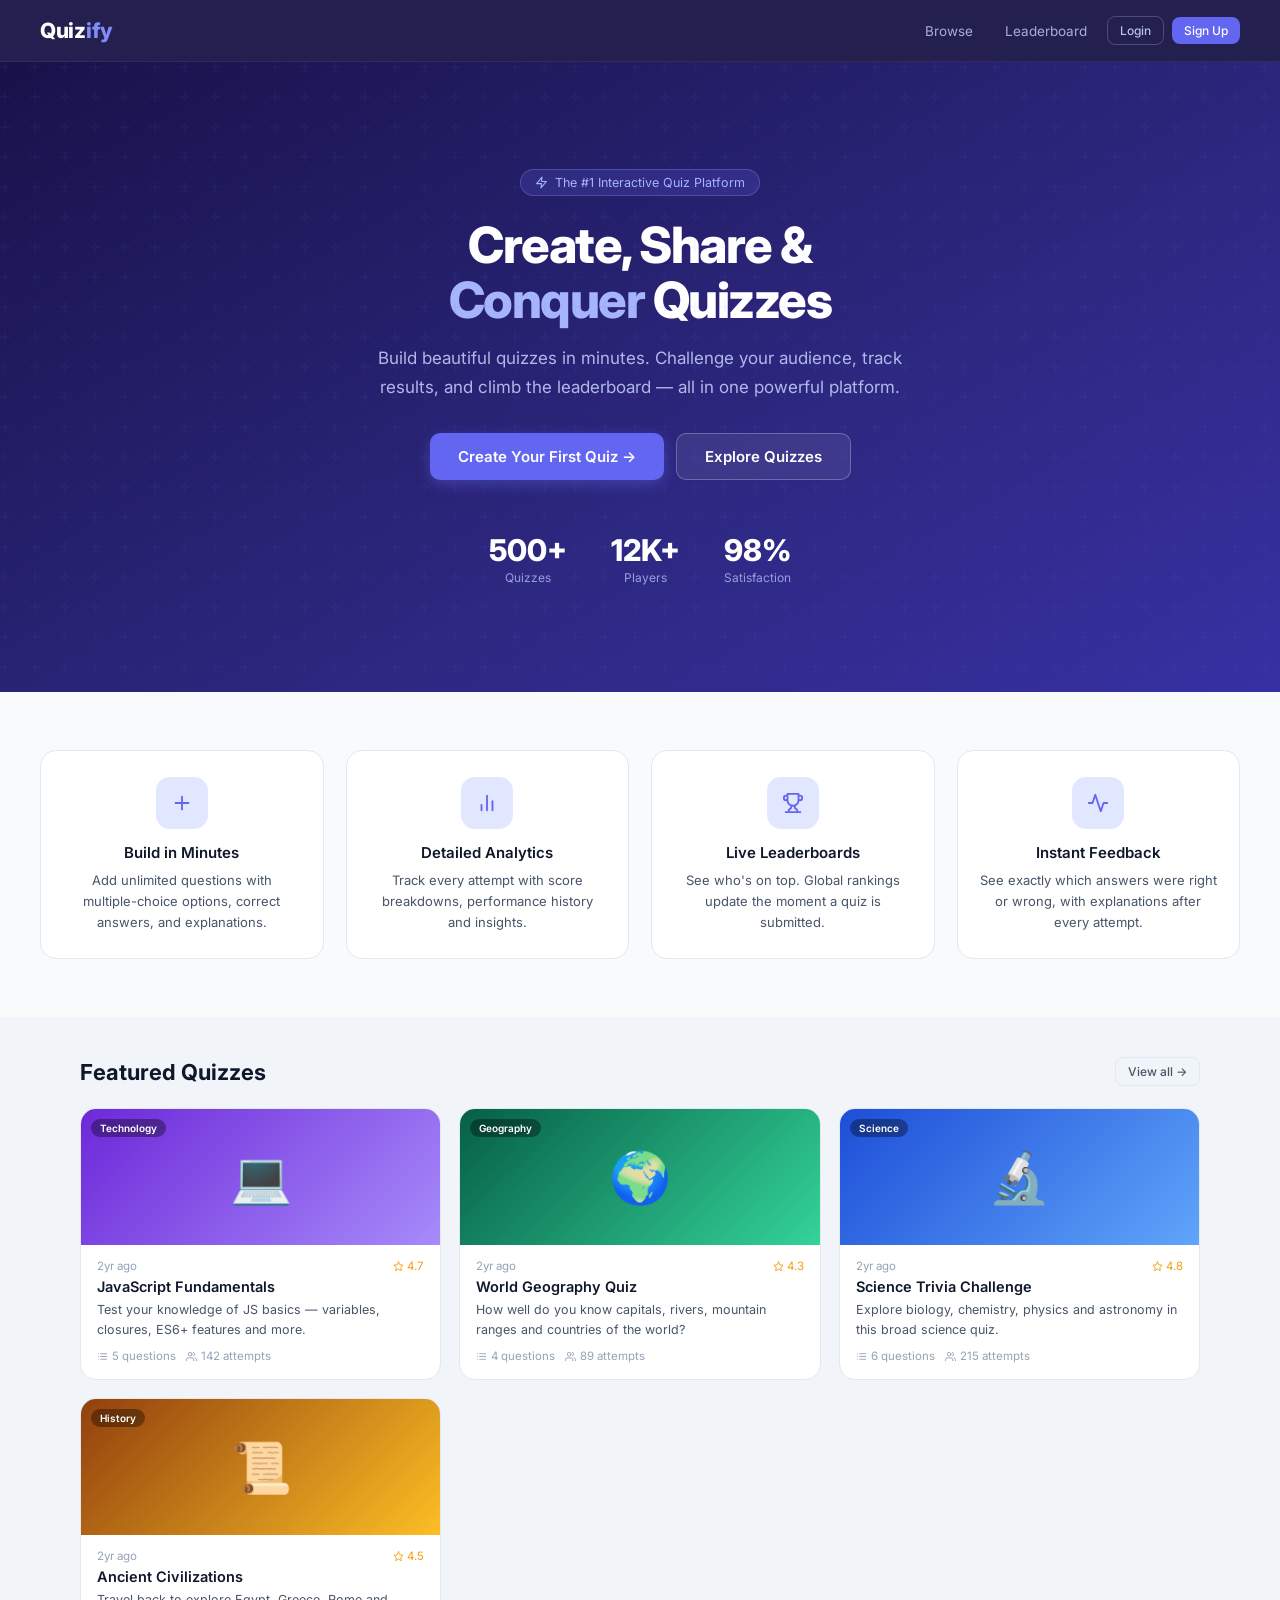
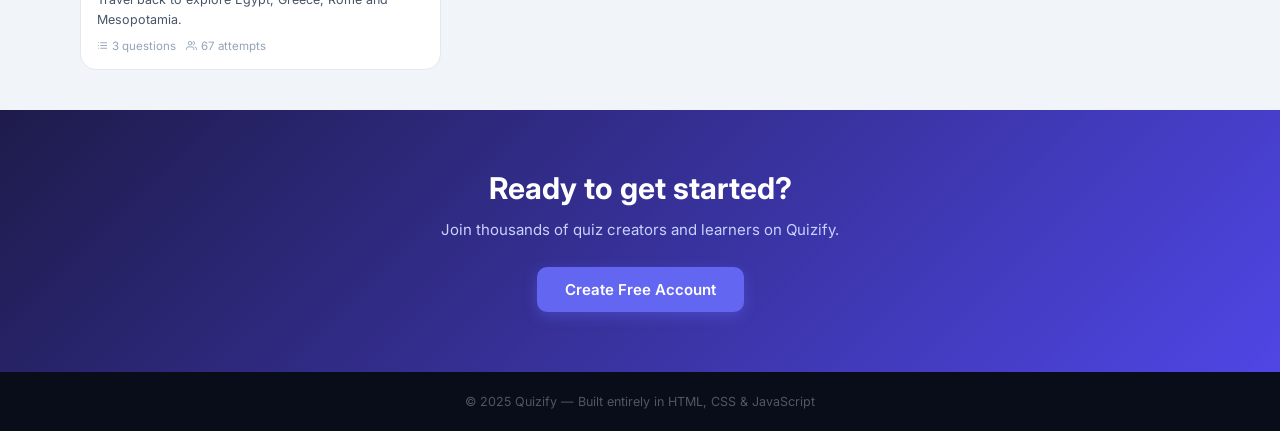
<file: index.html>
<!DOCTYPE html>
<html lang="en">
<head>
<meta charset="UTF-8">
<meta name="viewport" content="width=device-width, initial-scale=1.0">
<title>Quizify — Online Quiz Platform</title>
<link href="https://fonts.googleapis.com/css2?family=Inter:wght@400;500;600;700;800&display=swap" rel="stylesheet">
<style>
/* ── RESET ─────────────────────────────────────────── */
*,*::before,*::after{box-sizing:border-box;margin:0;padding:0}
html{scroll-behavior:smooth}
body{font-family:'Inter',system-ui,sans-serif;background:var(--bg);color:var(--text);min-height:100vh;transition:background .25s,color .25s}
button,input,select,textarea{font-family:inherit;font-size:inherit}
a{color:inherit;text-decoration:none}

/* ── DESIGN TOKENS ─────────────────────────────────── */
:root{
  --indigo:#6366f1; --indigo-d:#4f46e5; --indigo-l:#e0e7ff; --indigo-xl:#eef2ff;
  --emerald:#10b981; --rose:#ef4444; --amber:#f59e0b; --sky:#3b82f6;
  --bg:#f8fafc; --surface:#ffffff; --surface2:#f1f5f9;
  --border:#e2e8f0; --border2:#cbd5e1;
  --text:#0f172a; --text2:#475569; --text3:#94a3b8;
  --sidebar:#18124a; --sidebar2:#221a6b;
  --rad:10px; --rad-lg:16px; --rad-xl:20px;
  --shadow:0 1px 3px rgba(0,0,0,.07),0 1px 2px rgba(0,0,0,.05);
  --shadow-md:0 4px 12px rgba(0,0,0,.1);
  --shadow-lg:0 10px 30px rgba(0,0,0,.12);
}
.dark{
  --bg:#0d1117; --surface:#161b22; --surface2:#21262d;
  --border:#30363d; --border2:#484f58;
  --text:#e6edf3; --text2:#8b949e; --text3:#484f58;
  --sidebar:#0d1117; --sidebar2:#161b22;
  --indigo-l:#1e1b4b; --indigo-xl:#1e1b4b;
  --shadow:0 1px 3px rgba(0,0,0,.3); --shadow-md:0 4px 12px rgba(0,0,0,.4);
}

/* ── LAYOUT ─────────────────────────────────────────── */
#app{display:flex;min-height:100vh}
.sidebar{
  width:240px;background:var(--sidebar);flex-shrink:0;
  display:flex;flex-direction:column;position:fixed;
  top:0;left:0;height:100vh;z-index:200;
  transition:transform .3s cubic-bezier(.4,0,.2,1);
}
.sb-logo{padding:22px 18px 16px;border-bottom:1px solid rgba(255,255,255,.07)}
.sb-logo .wordmark{font-size:21px;font-weight:800;color:#fff;letter-spacing:-.5px}
.sb-logo .wordmark em{font-style:normal;color:#818cf8}
.sb-logo .tagline{font-size:11px;color:rgba(255,255,255,.3);margin-top:3px}
.sb-nav{flex:1;padding:10px 8px;overflow-y:auto}
.sb-section{font-size:10px;font-weight:600;letter-spacing:1.2px;text-transform:uppercase;color:rgba(255,255,255,.22);padding:14px 10px 5px}
.nav-btn{
  display:flex;align-items:center;gap:10px;width:100%;padding:9px 12px;
  border:none;background:none;color:rgba(199,210,254,.8);border-radius:8px;
  font-size:13.5px;cursor:pointer;transition:all .15s;text-align:left;
}
.nav-btn:hover{background:rgba(255,255,255,.07);color:#fff}
.nav-btn.active{background:#4f46e5;color:#fff}
.nav-btn .ico{width:17px;height:17px;flex-shrink:0;opacity:.85}
.nav-btn.active .ico,.nav-btn:hover .ico{opacity:1}
.sb-foot{padding:10px 8px;border-top:1px solid rgba(255,255,255,.07)}
.sb-user{display:flex;align-items:center;gap:9px;padding:9px 10px;margin-bottom:4px}
.sb-user .name{font-size:13px;font-weight:600;color:#fff;white-space:nowrap;overflow:hidden;text-overflow:ellipsis}
.sb-user .role{font-size:11px;color:rgba(255,255,255,.35)}

.main-wrap{flex:1;margin-left:240px;display:flex;flex-direction:column;min-height:100vh}
.topbar{
  height:58px;background:var(--surface);border-bottom:1px solid var(--border);
  display:flex;align-items:center;padding:0 24px;gap:12px;
  position:sticky;top:0;z-index:100;
}
.topbar-title{font-size:15.5px;font-weight:600;flex:1;color:var(--text)}
.page-body{flex:1;padding:26px}

/* ── AVATAR ─────────────────────────────────────────── */
.av{
  width:34px;height:34px;border-radius:50%;
  display:flex;align-items:center;justify-content:center;
  font-size:12px;font-weight:700;flex-shrink:0;
  background:linear-gradient(135deg,#6366f1,#818cf8);color:#fff;
}
.av-lg{width:72px;height:72px;font-size:24px;border-radius:50%}

/* ── CARDS ──────────────────────────────────────────── */
.card{background:var(--surface);border:1px solid var(--border);border-radius:var(--rad-lg);padding:22px}
.card-sm{background:var(--surface);border:1px solid var(--border);border-radius:var(--rad);padding:16px}

/* ── QUIZ CARDS ─────────────────────────────────────── */
.quiz-grid{display:grid;grid-template-columns:repeat(auto-fill,minmax(278px,1fr));gap:18px}
.qcard{background:var(--surface);border:1px solid var(--border);border-radius:var(--rad-lg);overflow:hidden;cursor:pointer;transition:transform .18s,box-shadow .18s}
.qcard:hover{transform:translateY(-3px);box-shadow:var(--shadow-lg)}
.qcard-banner{height:136px;display:flex;align-items:center;justify-content:center;font-size:50px;position:relative}
.qcard-banner .cat-chip{position:absolute;top:10px;left:10px;background:rgba(0,0,0,.35);color:#fff;font-size:10px;font-weight:600;padding:3px 9px;border-radius:20px;backdrop-filter:blur(4px)}
.qcard-body{padding:14px 16px 16px}
.qcard-body h3{font-size:14.5px;font-weight:600;margin-bottom:5px;color:var(--text)}
.qcard-body p{font-size:12.5px;color:var(--text2);line-height:1.55;margin-bottom:10px;display:-webkit-box;-webkit-line-clamp:2;-webkit-box-orient:vertical;overflow:hidden}
.qcard-meta{display:flex;gap:10px;flex-wrap:wrap}
.qcard-meta span{display:flex;align-items:center;gap:4px;font-size:11.5px;color:var(--text3)}
.qcard-meta svg{width:11px;height:11px}

/* ── STAT CARDS ─────────────────────────────────────── */
.stat-row{display:grid;grid-template-columns:repeat(auto-fit,minmax(155px,1fr));gap:14px}
.stat-card{background:var(--surface);border:1px solid var(--border);border-radius:var(--rad-lg);padding:18px 20px}
.stat-icon{width:38px;height:38px;border-radius:10px;display:flex;align-items:center;justify-content:center;margin-bottom:11px}
.stat-icon svg{width:19px;height:19px}
.stat-val{font-size:26px;font-weight:700;color:var(--text);line-height:1}
.stat-lbl{font-size:12.5px;color:var(--text2);margin-top:5px}

/* ── BUTTONS ────────────────────────────────────────── */
.btn{display:inline-flex;align-items:center;justify-content:center;gap:6px;padding:9px 18px;border-radius:8px;font-size:13.5px;font-weight:500;border:none;cursor:pointer;transition:all .15s;white-space:nowrap}
.btn svg{width:15px;height:15px;flex-shrink:0}
.btn-primary{background:var(--indigo);color:#fff}
.btn-primary:hover{background:var(--indigo-d);transform:translateY(-1px)}
.btn-ghost{background:transparent;color:var(--text2);border:1px solid var(--border)}
.btn-ghost:hover{background:var(--surface2);color:var(--text)}
.btn-text{background:transparent;color:var(--text2);border:none}
.btn-text:hover{background:var(--surface2);color:var(--text)}
.btn-danger{background:#fef2f2;color:var(--rose);border:1px solid #fecaca}
.btn-danger:hover{background:#fee2e2}
.btn-success{background:#ecfdf5;color:var(--emerald);border:1px solid #a7f3d0}
.btn-sm{padding:6px 12px;font-size:12px}
.btn-sm svg{width:13px;height:13px}
.btn-icon{padding:7px;border-radius:8px}
.btn:disabled{opacity:.55;cursor:not-allowed;pointer-events:none}

/* ── FORMS ──────────────────────────────────────────── */
.field{margin-bottom:15px}
.field label{display:block;font-size:13px;font-weight:500;color:var(--text);margin-bottom:6px}
.inp{width:100%;padding:9px 12px;background:var(--surface2);border:1.5px solid var(--border);border-radius:8px;font-size:13.5px;color:var(--text);outline:none;transition:border .15s,box-shadow .15s}
.inp:focus{border-color:var(--indigo);background:var(--surface);box-shadow:0 0 0 3px rgba(99,102,241,.12)}
.inp.err{border-color:var(--rose)}
textarea.inp{resize:vertical;min-height:80px;line-height:1.5}
.field .err-msg{font-size:11.5px;color:var(--rose);margin-top:5px}

/* ── BADGES ─────────────────────────────────────────── */
.badge{display:inline-flex;align-items:center;gap:4px;padding:3px 10px;border-radius:20px;font-size:11px;font-weight:600;letter-spacing:.2px}
.badge-indigo{background:var(--indigo-l);color:var(--indigo-d)}
.badge-green{background:#d1fae5;color:#065f46}
.badge-amber{background:#fef3c7;color:#92400e}
.badge-rose{background:#fee2e2;color:#991b1b}
.badge-gray{background:var(--surface2);color:var(--text2)}
.dark .badge-green{background:#064e3b;color:#6ee7b7}
.dark .badge-amber{background:#78350f;color:#fcd34d}
.dark .badge-rose{background:#7f1d1d;color:#fca5a5}

/* ── PAGE HEADER ────────────────────────────────────── */
.page-hdr{display:flex;align-items:flex-start;justify-content:space-between;margin-bottom:22px;gap:12px;flex-wrap:wrap}
.page-hdr-l h1{font-size:21px;font-weight:700;color:var(--text)}
.page-hdr-l p{font-size:13px;color:var(--text2);margin-top:3px}
.sec-hdr{display:flex;align-items:center;justify-content:space-between;margin-bottom:14px}
.sec-hdr h2{font-size:15px;font-weight:600;color:var(--text)}

/* ── DIVIDER ────────────────────────────────────────── */
.divider{height:1px;background:var(--border);margin:20px 0}

/* ── TABLES ─────────────────────────────────────────── */
.tbl-wrap{overflow-x:auto;border-radius:var(--rad)}
table{width:100%;border-collapse:collapse}
thead th{padding:10px 14px;text-align:left;font-size:11.5px;font-weight:600;text-transform:uppercase;letter-spacing:.6px;color:var(--text2);border-bottom:1px solid var(--border)}
tbody td{padding:13px 14px;font-size:13px;color:var(--text);border-bottom:1px solid var(--border);vertical-align:middle}
tbody tr:last-child td{border-bottom:none}
tbody tr:hover td{background:var(--surface2)}

/* ── PROGRESS BAR ───────────────────────────────────── */
.pbar{height:7px;background:var(--border);border-radius:4px;overflow:hidden}
.pbar-fill{height:100%;border-radius:4px;transition:width .4s ease}

/* ── TABS ───────────────────────────────────────────── */
.tabs{display:flex;border-bottom:1.5px solid var(--border);margin-bottom:20px;gap:0}
.tab-btn{padding:10px 18px;font-size:13.5px;font-weight:500;cursor:pointer;border:none;background:none;color:var(--text2);border-bottom:2.5px solid transparent;margin-bottom:-1.5px;transition:all .15s}
.tab-btn:hover{color:var(--text)}
.tab-btn.active{color:var(--indigo);border-bottom-color:var(--indigo)}

/* ── TOGGLE ─────────────────────────────────────────── */
.toggle{width:40px;height:21px;background:var(--border);border-radius:11px;position:relative;cursor:pointer;border:none;transition:background .2s;flex-shrink:0}
.toggle.on{background:var(--indigo)}
.toggle::after{content:'';width:15px;height:15px;background:#fff;border-radius:50%;position:absolute;top:3px;left:3px;transition:transform .2s;box-shadow:0 1px 3px rgba(0,0,0,.2)}
.toggle.on::after{transform:translateX(19px)}

/* ── TOAST ──────────────────────────────────────────── */
.toast-area{position:fixed;bottom:22px;right:22px;z-index:9999;display:flex;flex-direction:column;gap:8px;pointer-events:none}
.toast{
  display:flex;align-items:center;gap:9px;padding:11px 16px;
  border-radius:10px;font-size:13px;font-weight:500;
  box-shadow:var(--shadow-lg);pointer-events:auto;
  animation:toastIn .3s ease both;max-width:320px;
}
.toast-ok{background:#0f766e;color:#fff}
.toast-er{background:#be123c;color:#fff}
.toast-wa{background:#b45309;color:#fff}
@keyframes toastIn{from{transform:translateX(110%);opacity:0}to{transform:none;opacity:1}}
@keyframes toastOut{to{transform:translateX(110%);opacity:0}}

/* ── EMPTY STATE ────────────────────────────────────── */
.empty{text-align:center;padding:56px 20px;color:var(--text2)}
.empty .empty-ico{font-size:40px;margin-bottom:14px;opacity:.6}
.empty h3{font-size:16px;font-weight:600;margin-bottom:7px;color:var(--text)}
.empty p{font-size:13px;line-height:1.6}

/* ── SPINNER ────────────────────────────────────────── */
.spin{display:inline-block;width:16px;height:16px;border:2px solid rgba(255,255,255,.4);border-top-color:#fff;border-radius:50%;animation:rotate .7s linear infinite}
@keyframes rotate{to{transform:rotate(360deg)}}

/* ── OVERLAY / MODAL ────────────────────────────────── */
.overlay{position:fixed;inset:0;background:rgba(0,0,0,.55);z-index:300;display:none;align-items:center;justify-content:center;padding:20px;backdrop-filter:blur(2px)}
.overlay.show{display:flex}
.modal{background:var(--surface);border-radius:var(--rad-xl);width:100%;max-width:580px;max-height:88vh;overflow-y:auto;box-shadow:var(--shadow-lg)}
.modal-hdr{padding:18px 22px;border-bottom:1px solid var(--border);display:flex;align-items:center;justify-content:space-between}
.modal-hdr h3{font-size:16px;font-weight:600}
.modal-body{padding:22px}
.modal-foot{padding:14px 22px;border-top:1px solid var(--border);display:flex;gap:10px;justify-content:flex-end}

/* ── AUTH ───────────────────────────────────────────── */
.auth-page{min-height:100vh;background:linear-gradient(145deg,#1e1b4b 0%,#312e81 55%,#4338ca 100%);display:flex;align-items:center;justify-content:center;padding:20px}
.auth-box{background:var(--surface);border-radius:var(--rad-xl);padding:38px;width:100%;max-width:408px;box-shadow:var(--shadow-lg)}
.auth-head{text-align:center;margin-bottom:26px}
.auth-head .logo{font-size:26px;font-weight:800;color:var(--text)}
.auth-head .logo em{font-style:normal;color:var(--indigo)}
.auth-head p{font-size:13px;color:var(--text2);margin-top:6px}
.alert-box{padding:10px 14px;border-radius:8px;font-size:12.5px;margin-bottom:16px}
.alert-err{background:#fef2f2;border:1px solid #fecaca;color:#be123c}

/* ── LANDING ────────────────────────────────────────── */
.land-page{background:var(--bg)}
.land-nav{
  background:rgba(17,13,63,.92);height:62px;display:flex;align-items:center;
  justify-content:space-between;padding:0 40px;position:sticky;top:0;z-index:100;
  backdrop-filter:blur(8px);border-bottom:1px solid rgba(255,255,255,.06);
}
.land-nav-logo{font-size:21px;font-weight:800;color:#fff;letter-spacing:-.3px}
.land-nav-logo em{font-style:normal;color:#818cf8}
.land-nav-links{display:flex;align-items:center;gap:8px}
.land-nav-links .lnk{color:rgba(199,210,254,.8);background:none;border:none;cursor:pointer;font-size:13.5px;padding:7px 12px;border-radius:7px;transition:color .15s}
.land-nav-links .lnk:hover{color:#fff;background:rgba(255,255,255,.07)}

.hero{background:linear-gradient(150deg,#18124a 0%,#2d2880 60%,#3730a3 100%);color:#fff;padding:0px 40px;min-height:calc(100vh - 62px);;text-align:center;position:relative;overflow:hidden}
.hero::before{content:'';position:absolute;inset:0;background:url("data:image/svg+xml,%3Csvg width='60' height='60' viewBox='0 0 60 60' xmlns='http://www.w3.org/2000/svg'%3E%3Cg fill='none' fill-rule='evenodd'%3E%3Cg fill='%236366f1' fill-opacity='0.06'%3E%3Cpath d='M36 34v-4h-2v4h-4v2h4v4h2v-4h4v-2h-4zm0-30V0h-2v4h-4v2h4v4h2V6h4V4h-4zM6 34v-4H4v4H0v2h4v4h2v-4h4v-2H6zM6 4V0H4v4H0v2h4v4h2V6h4V4H6z'/%3E%3C/g%3E%3C/g%3E%3C/svg%3E");pointer-events:none}
.hero-pill{display:inline-flex;align-items:center;gap:7px;background:rgba(99,102,241,.2);border:1px solid rgba(165,180,252,.25);border-radius:30px;padding:5px 14px;margin-bottom:22px;font-size:12.5px;color:#a5b4fc}
.hero h1{font-size:50px;font-weight:800;letter-spacing:-1.5px;margin-bottom:16px;line-height:1.1}
.hero h1 span{color:#a5b4fc}
.hero .sub{font-size:17px;color:rgba(199,210,254,.85);max-width:540px;margin:0 auto 32px;line-height:1.65}
.hero-cta{display:flex;gap:12px;justify-content:center;flex-wrap:wrap}
.hbtn{padding:13px 28px;border-radius:10px;font-size:15px;font-weight:600;cursor:pointer;border:none;font-family:inherit;transition:all .18s}
.hbtn-fill{background:var(--indigo);color:#fff;box-shadow:0 4px 14px rgba(99,102,241,.4)}
.hbtn-fill:hover{background:var(--indigo-d);transform:translateY(-2px);box-shadow:0 6px 20px rgba(99,102,241,.5)}
.hbtn-outline{background:rgba(255,255,255,.08);color:#fff;border:1px solid rgba(255,255,255,.25)}
.hbtn-outline:hover{background:rgba(255,255,255,.15)}
.hero-nums{display:flex;gap:44px;justify-content:center;margin-top:52px;flex-wrap:wrap}
.hero-num-val{font-size:30px;font-weight:800}
.hero-num-lbl{font-size:12px;color:rgba(199,210,254,.7);margin-top:2px}

.features-row{display:grid;grid-template-columns:repeat(auto-fit,minmax(220px,1fr));gap:22px;padding:58px 40px;background:var(--bg)}
.feat-card{background:var(--surface);border:1px solid var(--border);border-radius:var(--rad-lg);padding:26px 22px;text-align:center}
.feat-ico{width:52px;height:52px;border-radius:14px;background:var(--indigo-l);display:flex;align-items:center;justify-content:center;margin:0 auto 14px}
.feat-ico svg{width:22px;height:22px;color:var(--indigo)}
.feat-card h3{font-size:15px;font-weight:600;margin-bottom:8px;color:var(--text)}
.feat-card p{font-size:13px;color:var(--text2);line-height:1.6}

.featured-section{padding:40px;background:var(--surface2)}
.featured-section .inner{max-width:1100px;margin:0 auto}
.featured-section .row-hdr{display:flex;justify-content:space-between;align-items:center;margin-bottom:22px}
.featured-section h2{font-size:22px;font-weight:700;color:var(--text)}

.land-cta-band{background:linear-gradient(135deg,#1e1b4b,#4f46e5);padding:60px 40px;text-align:center;color:#fff}
.land-cta-band h2{font-size:30px;font-weight:700;margin-bottom:14px}
.land-cta-band p{font-size:15px;color:#c7d2fe;margin-bottom:28px}
.land-footer{background:#090d1a;color:rgba(255,255,255,.3);padding:22px 40px;text-align:center;font-size:12.5px}

/* ── QUIZ TAKING ────────────────────────────────────── */
.quiz-page{min-height:100vh;background:var(--bg);padding:22px}
.qprog-bar{height:5px;background:var(--border);border-radius:3px;overflow:hidden}
.qprog-fill{height:100%;background:linear-gradient(90deg,var(--indigo),#818cf8);border-radius:3px;transition:width .35s ease}
.opt-item{
  display:flex;align-items:center;gap:12px;padding:13px 16px;
  border:1.5px solid var(--border);border-radius:10px;cursor:pointer;
  transition:all .15s;margin-bottom:10px;background:var(--surface);
}
.opt-item:hover{border-color:var(--indigo);background:var(--indigo-xl)}
.opt-item.selected{border-color:var(--indigo);background:var(--indigo-l)}
.opt-item.correct{border-color:var(--emerald);background:#ecfdf5}
.opt-item.wrong{border-color:var(--rose);background:#fef2f2}
.dark .opt-item.correct{background:#064e3b22}
.dark .opt-item.wrong{background:#7f1d1d22}
.opt-letter{
  width:28px;height:28px;border-radius:50%;border:1.5px solid var(--border);
  display:flex;align-items:center;justify-content:center;
  font-size:12px;font-weight:600;flex-shrink:0;transition:all .15s;
}
.opt-item:hover .opt-letter,.opt-item.selected .opt-letter{border-color:var(--indigo);background:var(--indigo);color:#fff}
.opt-item.correct .opt-letter{border-color:var(--emerald);background:var(--emerald);color:#fff}
.opt-item.wrong .opt-letter{border-color:var(--rose);background:var(--rose);color:#fff}
.q-dot{
  width:27px;height:27px;border-radius:50%;border:1.5px solid var(--border);
  background:transparent;color:var(--text2);font-size:11px;font-weight:600;
  cursor:pointer;transition:all .15s;display:inline-flex;align-items:center;justify-content:center;
}
.q-dot.cur{border-color:var(--indigo);background:var(--indigo);color:#fff}
.q-dot.done{border-color:var(--emerald);background:var(--emerald);color:#fff}

/* ── RESULT ─────────────────────────────────────────── */
.score-ring{
  width:140px;height:140px;border-radius:50%;
  display:flex;flex-direction:column;align-items:center;justify-content:center;
  margin:0 auto 18px;border:5px solid var(--indigo);
  background:var(--indigo-l);
}
.score-ring .val{font-size:34px;font-weight:700;color:var(--indigo-d);line-height:1}
.score-ring .of{font-size:13px;color:var(--text2);margin-top:4px}
.score-ring.pass{border-color:var(--emerald);background:#ecfdf5}
.score-ring.fail{border-color:var(--rose);background:#fef2f2}
.score-ring.pass .val{color:var(--emerald)}
.score-ring.fail .val{color:var(--rose)}

/* ── LEADERBOARD PODIUM ─────────────────────────────── */
.podium{display:flex;justify-content:center;align-items:flex-end;gap:18px;margin-bottom:30px;flex-wrap:wrap}
.podium-col{text-align:center;width:105px}
.podium-av{width:50px;height:50px;font-size:18px;margin:0 auto 8px}
.podium-name{font-size:13px;font-weight:600;color:var(--text)}
.podium-score{font-size:17px;font-weight:700;margin-top:1px}
.podium-base{margin-top:8px;border-radius:8px 8px 0 0;border-width:2px;border-style:solid;border-bottom:none}

/* ── QUESTION EDITOR ────────────────────────────────── */
.qeditor{background:var(--surface);border:1px solid var(--border);border-radius:var(--rad-lg);padding:20px;margin-bottom:14px;position:relative}
.qeditor-num{font-size:13px;font-weight:600;color:var(--indigo);margin-bottom:14px}
.opts-grid{display:grid;grid-template-columns:1fr 1fr;gap:10px;margin-bottom:10px}
.opt-input-row{display:flex;gap:8px;align-items:center}
.opt-input-row input[type=radio]{accent-color:var(--indigo);cursor:pointer;width:15px;height:15px;flex-shrink:0}

/* ── MOBILE ─────────────────────────────────────────── */
.mob-toggle{display:none}
.mob-backdrop{display:none;position:fixed;inset:0;background:rgba(0,0,0,.5);z-index:190}
@media(max-width:800px){
  .sidebar{transform:translateX(-100%)}
  .sidebar.open{transform:none}
  .mob-backdrop.open{display:block}
  .main-wrap{margin-left:0}
  .mob-toggle{display:flex}
  .hero h1{font-size:32px}
  .hero{padding:64px 20px}
  .features-row{padding:40px 18px}
  .featured-section{padding:36px 18px}
  .land-cta-band{padding:50px 20px}
  .land-nav{padding:0 18px}
  .page-body{padding:16px}
  .page-hdr{flex-direction:column;align-items:flex-start}
  .stat-row{grid-template-columns:1fr 1fr}
  .g2{grid-template-columns:1fr!important}
  .opts-grid{grid-template-columns:1fr}
}

/* ── GRID HELPERS ───────────────────────────────────── */
.g2{display:grid;grid-template-columns:1fr 1fr;gap:16px}
.g3{display:grid;grid-template-columns:repeat(3,1fr);gap:14px}
.gap-bottom{margin-bottom:18px}
.row{display:flex;align-items:center;gap:10px}
.row-spread{display:flex;align-items:center;justify-content:space-between;gap:10px}

/* ── MISC ───────────────────────────────────────────── */
.text-muted{color:var(--text2)}
.text-small{font-size:12px}
.fw6{font-weight:600}
.warn-box{background:#fef3c7;border:1px solid #fcd34d;border-radius:8px;padding:10px 14px;font-size:12.5px;color:#92400e;display:flex;align-items:flex-start;gap:8px}
.dark .warn-box{background:#451a0355;border-color:#78350f;color:#fcd34d}
.expl-box{background:var(--surface2);border-left:3px solid var(--indigo);border-radius:0 8px 8px 0;padding:10px 14px;font-size:12.5px;color:var(--text2);margin-top:12px;line-height:1.6}
.timer-display{font-size:19px;font-weight:700;font-variant-numeric:tabular-nums}
/* FULL PAGE FIX */
html, body {
    width:100%;
    min-height:100%;
    overflow-x:hidden;
}

body {
    margin:0;
}

/* Make app use full viewport */
#app {
    width:100%;
    min-height:100vh;
}

/* Landing page full width */
.land-page {
    width:100%;
    min-height:100vh;
}

/* Hero fills screen */
.hero {
    width:100%;
    min-height:70vh;
    display:flex;
    flex-direction:column;
    justify-content:center;
    align-items:center;
}

/* Full width sections */
.features-row,
.featured-section,
.land-cta-band,
.land-footer {
    width:100%;
}

/* Remove old fixed center limitation */
.featured-section .inner {
    max-width:none;
    width:100%;
    padding:0 40px;
}

/* Make quiz cards stretch better */
.quiz-grid {
    width:100%;
    grid-template-columns:repeat(auto-fit,minmax(300px,1fr));
}

/* Dashboard full screen */
.main-wrap {
    width:calc(100% - 240px);
}

.page-body {
    width:100%;
    min-height:calc(100vh - 58px);
}

/* Mobile full page */
@media(max-width:800px){

    .main-wrap {
        width:100%;
    }

    .hero {
        min-height:80vh;
        padding:40px 20px;
    }

    .featured-section .inner {
        padding:0 18px;
    }

    .features-row {
        grid-template-columns:1fr;
    }

}
</style>
</head>
<body>

<!-- Toast Area -->
<div class="toast-area" id="toastArea"></div>
<!-- Mobile backdrop -->
<div class="mob-backdrop" id="mobBackdrop" onclick="closeSidebar()"></div>
<!-- App Root -->
<div id="app"></div>

<script>
/* ═══════════════════════════════════════════════════════
   ICONS  (inline SVG strings)
═══════════════════════════════════════════════════════ */
const ic = (d,s='')=>`<svg viewBox="0 0 24 24" fill="none" stroke="currentColor" stroke-width="2" stroke-linecap="round" stroke-linejoin="round" style="${s}">${d}</svg>`;
const I = {
  home:     ic('<path d="M3 12l2-2m0 0l7-7 7 7M5 10v10a1 1 0 001 1h3m10-11l2 2m-2-2v10a1 1 0 01-1 1h-3m-6 0a1 1 0 001-1v-4a1 1 0 011-1h2a1 1 0 011 1v4a1 1 0 001 1m-6 0h6"/>'),
  quiz:     ic('<rect x="3" y="4" width="18" height="16" rx="2"/><path d="M9 9h6M9 13h4"/>'),
  plus:     ic('<path d="M12 5v14M5 12h14"/>'),
  user:     ic('<circle cx="12" cy="8" r="4"/><path d="M4 20c0-3.9 3.6-7 8-7s8 3.1 8 7"/>'),
  logout:   ic('<path d="M9 21H5a2 2 0 01-2-2V5a2 2 0 012-2h4M16 17l5-5-5-5M21 12H9"/>'),
  bar:      ic('<line x1="18" y1="20" x2="18" y2="10"/><line x1="12" y1="20" x2="12" y2="4"/><line x1="6" y1="20" x2="6" y2="14"/>'),
  trophy:   ic('<path d="M6 9H4.5a2.5 2.5 0 010-5H6M18 9h1.5a2.5 2.5 0 000-5H18M4 22h16M10 14.66V17c0 .55-.47.98-.97 1.21C7.85 18.75 7 20.24 7 22M14 14.66V17c0 .55.47.98.97 1.21C16.15 18.75 17 20.24 17 22M18 2H6v7a6 6 0 0012 0V2z"/>'),
  shield:   ic('<path d="M12 22s8-4 8-10V5l-8-3-8 3v7c0 6 8 10 8 10z"/>'),
  search:   ic('<circle cx="11" cy="11" r="8"/><line x1="21" y1="21" x2="16.65" y2="16.65"/>'),
  edit:     ic('<path d="M11 4H4a2 2 0 00-2 2v14a2 2 0 002 2h14a2 2 0 002-2v-7"/><path d="M18.5 2.5a2.12 2.12 0 013 3L12 15l-4 1 1-4 9.5-9.5z"/>'),
  trash:    ic('<polyline points="3 6 5 6 21 6"/><path d="M19 6l-1 14H6L5 6M10 11v6M14 11v6M9 6V4h6v2"/>'),
  eye:      ic('<path d="M1 12s4-8 11-8 11 8 11 8-4 8-11 8-11-8-11-8z"/><circle cx="12" cy="12" r="3"/>'),
  check:    ic('<polyline points="20 6 9 17 4 12"/>'),
  x:        ic('<line x1="18" y1="6" x2="6" y2="18"/><line x1="6" y1="6" x2="18" y2="18"/>'),
  arrowL:   ic('<line x1="19" y1="12" x2="5" y2="12"/><polyline points="12 19 5 12 12 5"/>'),
  arrowR:   ic('<line x1="5" y1="12" x2="19" y2="12"/><polyline points="12 5 19 12 12 19"/>'),
  moon:     ic('<path d="M21 12.79A9 9 0 1111.21 3 7 7 0 0021 12.79z"/>'),
  sun:      ic('<circle cx="12" cy="12" r="5"/><line x1="12" y1="1" x2="12" y2="3"/><line x1="12" y1="21" x2="12" y2="23"/><line x1="4.22" y1="4.22" x2="5.64" y2="5.64"/><line x1="18.36" y1="18.36" x2="19.78" y2="19.78"/><line x1="1" y1="12" x2="3" y2="12"/><line x1="21" y1="12" x2="23" y2="12"/>'),
  menu:     ic('<line x1="3" y1="12" x2="21" y2="12"/><line x1="3" y1="6" x2="21" y2="6"/><line x1="3" y1="18" x2="21" y2="18"/>'),
  star:     ic('<polygon points="12 2 15.09 8.26 22 9.27 17 14.14 18.18 21.02 12 17.77 5.82 21.02 7 14.14 2 9.27 8.91 8.26 12 2"/>'),
  clock:    ic('<circle cx="12" cy="12" r="10"/><polyline points="12 6 12 12 16 14"/>'),
  flag:     ic('<path d="M4 15s1-1 4-1 5 2 8 2 4-1 4-1V3s-1 1-4 1-5-2-8-2-4 1-4 1z"/><line x1="4" y1="22" x2="4" y2="15"/>'),
  users:    ic('<path d="M17 21v-2a4 4 0 00-4-4H5a4 4 0 00-4 4v2"/><circle cx="9" cy="7" r="4"/><path d="M23 21v-2a4 4 0 00-3-3.87M16 3.13a4 4 0 010 7.75"/>'),
  pulse:    ic('<polyline points="22 12 18 12 15 21 9 3 6 12 2 12"/>'),
  info:     ic('<circle cx="12" cy="12" r="10"/><line x1="12" y1="8" x2="12" y2="12"/><line x1="12" y1="16" x2="12.01" y2="16"/>'),
  book:     ic('<path d="M4 19.5A2.5 2.5 0 016.5 17H20"/><path d="M6.5 2H20v20H6.5A2.5 2.5 0 014 19.5v-15A2.5 2.5 0 016.5 2z"/>'),
  grid:     ic('<rect x="3" y="3" width="7" height="7"/><rect x="14" y="3" width="7" height="7"/><rect x="14" y="14" width="7" height="7"/><rect x="3" y="14" width="7" height="7"/>'),
  list:     ic('<line x1="8" y1="6" x2="21" y2="6"/><line x1="8" y1="12" x2="21" y2="12"/><line x1="8" y1="18" x2="21" y2="18"/><line x1="3" y1="6" x2="3.01" y2="6"/><line x1="3" y1="12" x2="3.01" y2="12"/><line x1="3" y1="18" x2="3.01" y2="18"/>'),
  bolt:     ic('<polygon points="13 2 3 14 12 14 11 22 21 10 12 10 13 2"/>'),
};
const ICO = (name,size=18,extra='')=>`<svg viewBox="0 0 24 24" fill="none" stroke="currentColor" stroke-width="2" stroke-linecap="round" stroke-linejoin="round" width="${size}" height="${size}" style="flex-shrink:0;${extra}">${I[name].match(/>([^]*)<\/svg>/)?.[1]||''}</svg>`;

/* ═══════════════════════════════════════════════════════
   SEED DATA
═══════════════════════════════════════════════════════ */
const CATS = ['Science','Technology','History','Geography','Math','Literature','Sports','Entertainment','General Knowledge'];
const CAT_EMOJI = {Science:'🔬',Technology:'💻',History:'📜',Geography:'🌍',Math:'🔢',Literature:'📚',Sports:'⚽',Entertainment:'🎬','General Knowledge':'🧠'};
const CAT_COLOR = {
  Science:'linear-gradient(135deg,#1d4ed8,#60a5fa)',
  Technology:'linear-gradient(135deg,#6d28d9,#a78bfa)',
  History:'linear-gradient(135deg,#92400e,#fbbf24)',
  Geography:'linear-gradient(135deg,#065f46,#34d399)',
  Math:'linear-gradient(135deg,#9d174d,#f472b6)',
  Literature:'linear-gradient(135deg,#1e3a8a,#93c5fd)',
  Sports:'linear-gradient(135deg,#14532d,#4ade80)',
  Entertainment:'linear-gradient(135deg,#581c87,#e879f9)',
  'General Knowledge':'linear-gradient(135deg,#374151,#9ca3af)'
};

const hashPw = p => btoa(p+'__qz');
const checkPw = (p,h) => btoa(p+'__qz')===h;
const uid = () => '_'+Math.random().toString(36).slice(2,9);
const ago = d => {
  const s = Math.floor((Date.now()-new Date(d))/1000);
  if(s<60)return'just now'; if(s<3600)return Math.floor(s/60)+'m ago';
  if(s<86400)return Math.floor(s/3600)+'h ago';
  const day=Math.floor(s/86400);
  if(day<30)return day+'d ago'; if(day<365)return Math.floor(day/30)+'mo ago';
  return Math.floor(day/365)+'yr ago';
};

const INIT_USERS = [
  {id:'u1',username:'admin',email:'admin@quizify.com',password:hashPw('admin123'),role:'admin',createdAt:'2024-01-01T00:00:00Z',av:'AD'},
  {id:'u2',username:'Mohammed Shafiq',email:'shafiq24@quizly.com',password:hashPw('SHQ@$'),role:'admin',createdAt:'2024-02-10T00:00:00Z',av:'AL'},
  {id:'u3',username:'Rohith B',email:'sweet_king@quizly.com',password:hashPw('sk000'),role:'user',createdAt:'2024-03-05T00:00:00Z',av:'BO'},
  {id:'u4',username:'Wahhaj',email:'wj2007@quizly.com',password:hashPw('WJ123'),role:'user',createdAt:'2024-04-12T00:00:00Z',av:'CA'},
];
const INIT_QUIZZES = [
  {id:'q1',creatorId:'u2',title:'JavaScript Fundamentals',description:'Test your knowledge of JS basics — variables, closures, ES6+ features and more.',category:'Technology',status:'published',attempts:142,rating:4.7,createdAt:'2024-02-15T00:00:00Z',questions:[
    {id:'n1',text:'Which keyword declares a block-scoped variable in ES6?',options:['var','let','define','block'],correct:1,expl:"'let' is ES6 and scopes to the nearest enclosing block, unlike 'var' which is function-scoped."},
    {id:'n2',text:"What does '===' check in JavaScript?",options:['Value only','Type only','Value and type','Reference'],correct:2,expl:'=== is strict equality — checks both value AND type with no type coercion.'},
    {id:'n3',text:'Which method turns a JSON string into a JS object?',options:['JSON.parse()','JSON.stringify()','JSON.convert()','JSON.decode()'],correct:0,expl:'JSON.parse() parses a JSON string and returns the corresponding JavaScript value.'},
    {id:'n4',text:'What is a closure in JavaScript?',options:['A way to close the browser','A function with access to its outer scope','A method to end loops','An error handler'],correct:1,expl:'A closure is a function that retains access to its lexical scope even when executed outside it.'},
    {id:'n5',text:'Which array method returns a new array with elements passing a test?',options:['.map()','.reduce()','.filter()','.find()'],correct:2,expl:'.filter() returns a new array containing only elements that pass the provided test function.'},
  ]},
  {id:'q2',creatorId:'u3',title:'World Geography Quiz',description:'How well do you know capitals, rivers, mountain ranges and countries of the world?',category:'Geography',status:'published',attempts:89,rating:4.3,createdAt:'2024-03-10T00:00:00Z',questions:[
    {id:'n6',text:'What is the capital city of Australia?',options:['Sydney','Melbourne','Canberra','Perth'],correct:2,expl:'Canberra is the capital — chosen as a compromise between rivals Sydney and Melbourne.'},
    {id:'n7',text:'Which is the longest river in the world?',options:['Amazon','Nile','Yangtze','Mississippi'],correct:1,expl:'The Nile is generally the longest at ~6,650 km, flowing through north-east Africa.'},
    {id:'n8',text:'Mount Everest sits in which mountain range?',options:['Alps','Andes','Himalayas','Rockies'],correct:2,expl:'Everest is in the Himalayas on the Nepal–Tibet border.'},
    {id:'n9',text:'Which country has the most natural lakes?',options:['Russia','USA','Brazil','Canada'],correct:3,expl:'Canada has ~879,800 lakes — more than any other country on Earth.'},
  ]},
  {id:'q3',creatorId:'u4',title:'Science Trivia Challenge',description:'Explore biology, chemistry, physics and astronomy in this broad science quiz.',category:'Science',status:'published',attempts:215,rating:4.8,createdAt:'2024-04-20T00:00:00Z',questions:[
    {id:'na',text:'What is the chemical symbol for gold?',options:['Go','Gd','Au','Ag'],correct:2,expl:"Au comes from the Latin 'Aurum'."},
    {id:'nb',text:'How many bones in the adult human body?',options:['196','206','216','226'],correct:1,expl:'Adults have 206 bones; babies start with ~270 which fuse over time.'},
    {id:'nc',text:'Speed of light in a vacuum?',options:['300,000 km/s','150,000 km/s','450,000 km/s','600,000 km/s'],correct:0,expl:'Light travels at ~299,792 km/s, commonly rounded to 300,000 km/s.'},
    {id:'nd',text:'Which planet is known as the Red Planet?',options:['Jupiter','Venus','Saturn','Mars'],correct:3,expl:'Mars looks red due to iron oxide (rust) on its surface.'},
    {id:'ne',text:'What is the powerhouse of the cell?',options:['Nucleus','Ribosome','Mitochondria','Chloroplast'],correct:2,expl:'Mitochondria produce most of the cell\'s ATP — the main energy currency.'},
    {id:'nf',text:'Atomic number of Carbon?',options:['6','8','12','14'],correct:0,expl:'Carbon has 6 protons, giving it atomic number 6.'},
  ]},
  {id:'q4',creatorId:'u2',title:'Ancient Civilizations',description:'Travel back to explore Egypt, Greece, Rome and Mesopotamia.',category:'History',status:'published',attempts:67,rating:4.5,createdAt:'2024-05-01T00:00:00Z',questions:[
    {id:'ng',text:'Which river did ancient Egyptian civilization develop along?',options:['Tigris','Euphrates','Nile','Indus'],correct:2,expl:'The Nile provided fertile land, water and transport for ancient Egypt.'},
    {id:'nh',text:'Ancient Greek city-states were called what?',options:['Provinces','Polis','Demes','Nomes'],correct:1,expl:"City-states were called 'polis' (plural: poleis) — Athens and Sparta are famous examples."},
    {id:'ni',text:'Who was the first emperor of Rome?',options:['Julius Caesar','Nero','Augustus','Caligula'],correct:2,expl:'Augustus became the first Roman Emperor in 27 BC after defeating Mark Antony.'},
  ]},
];
const INIT_ATTEMPTS = [
  {id:'a1',userId:'u2',quizId:'q2',score:3,total:4,pct:75,at:'2024-05-10T14:30:00Z',ans:[2,1,2,3],detail:[{ok:true,sel:2,cor:2},{ok:false,sel:1,cor:1},{ok:true,sel:2,cor:2},{ok:false,sel:3,cor:3}]},
  {id:'a2',userId:'u2',quizId:'q3',score:5,total:6,pct:83,at:'2024-05-12T09:15:00Z',ans:[2,1,0,3,2,0],detail:[{ok:true},{ok:true},{ok:true},{ok:true},{ok:true},{ok:false,sel:0,cor:0}]},
  {id:'a3',userId:'u3',quizId:'q1',score:4,total:5,pct:80,at:'2024-05-08T16:00:00Z',ans:[1,2,0,1,2],detail:[{ok:true},{ok:true},{ok:true},{ok:true},{ok:false,sel:2,cor:2}]},
  {id:'a4',userId:'u4',quizId:'q1',score:5,total:5,pct:100,at:'2024-05-11T11:00:00Z',ans:[1,2,0,1,2],detail:[{ok:true},{ok:true},{ok:true},{ok:true},{ok:true}]},
  {id:'a5',userId:'u4',quizId:'q3',score:6,total:6,pct:100,at:'2024-05-13T13:00:00Z',ans:[2,1,0,3,2,0],detail:[{ok:true},{ok:true},{ok:true},{ok:true},{ok:true},{ok:true}]},
  {id:'a6',userId:'u3',quizId:'q3',score:4,total:6,pct:67,at:'2024-05-14T10:00:00Z',ans:[2,1,0,3,1,1],detail:[{ok:true},{ok:true},{ok:true},{ok:true},{ok:false,sel:1,cor:2},{ok:false,sel:1,cor:0}]},
];

/* ═══════════════════════════════════════════════════════
   APP STATE
═══════════════════════════════════════════════════════ */
const S = {
  page: 'landing',
  dark: false,
  me: null,
  users: INIT_USERS.slice(),
  quizzes: JSON.parse(JSON.stringify(INIT_QUIZZES)),
  attempts: INIT_ATTEMPTS.slice(),
  quizCtx: null,   // active quiz being taken
  editCtx: null,   // quiz being edited
  // quiz-taking state
  qt: { cur:0, ans:[], done:false, result:null, secs:0, timer:null },
  // browse filters
  br: { q:'', cat:'all', sort:'newest' },
  // create-quiz draft
  cq: null,
  // active tabs
  tabs: { lb:'perf', adm:'overview' },
};

/* ═══════════════════════════════════════════════════════
   UTILITIES
═══════════════════════════════════════════════════════ */
function toast(msg, type='ok'){
  const area = document.getElementById('toastArea');
  const el = document.createElement('div');
  el.className = `toast toast-${type}`;
  const icons = {ok:I.check,er:I.x,wa:I.info};
  el.innerHTML = (icons[type]||'') + `<span>${msg}</span>`;
  area.appendChild(el);
  setTimeout(()=>{ el.style.animation='toastOut .3s ease forwards'; setTimeout(()=>el.remove(),300); }, 3000);
}

function go(page, ctx=null){
  S.page = page;
  if(page==='take_quiz' && ctx){ S.quizCtx = ctx; initQT(ctx); }
  if(page==='edit_quiz' && ctx){ S.editCtx = ctx; S.cq = null; }
  if(page==='create_quiz'){ S.editCtx = null; S.cq = null; }
  // stop any running timer when leaving quiz
  if(page!=='take_quiz' && S.qt.timer){ clearInterval(S.qt.timer); S.qt.timer=null; }
  document.getElementById('mobBackdrop').classList.remove('open');
  const sb = document.querySelector('.sidebar');
  if(sb) sb.classList.remove('open');
  window.scrollTo(0,0);
  draw();
}

function toggleDark(){
  S.dark = !S.dark;
  document.documentElement.classList.toggle('dark', S.dark);
  draw();
}
function closeSidebar(){
  document.querySelector('.sidebar')?.classList.remove('open');
  document.getElementById('mobBackdrop').classList.remove('open');
}
function openSidebar(){
  document.querySelector('.sidebar')?.classList.add('open');
  document.getElementById('mobBackdrop').classList.add('open');
}

/* ═══════════════════════════════════════════════════════
   AUTH
═══════════════════════════════════════════════════════ */
function doLogin(email,pw){
  const u = S.users.find(x=>x.email===email);
  if(!u || !checkPw(pw,u.password)) return false;
  S.me = u; go('dashboard'); toast('Welcome back, '+u.username+'!'); return true;
}
function doLogout(){ S.me=null; go('landing'); toast('Signed out'); }
function doRegister(username,email,pw){
  if(S.users.find(u=>u.email===email)) return false;
  const u = {id:uid(),username,email,password:hashPw(pw),role:'user',createdAt:new Date().toISOString(),av:username.slice(0,2).toUpperCase()};
  S.users.push(u); S.me=u; go('dashboard'); toast('Welcome, '+username+'!'); return true;
}

/* ═══════════════════════════════════════════════════════
   QUIZ DATA OPS
═══════════════════════════════════════════════════════ */
function saveQuiz(q){
  if(q.id){
    const i = S.quizzes.findIndex(x=>x.id===q.id);
    if(i>=0) S.quizzes[i]=q;
  } else {
    S.quizzes.push({...q,id:uid(),createdAt:new Date().toISOString(),attempts:0,rating:0});
  }
}
function delQuiz(id){
  S.quizzes = S.quizzes.filter(q=>q.id!==id);
  S.attempts = S.attempts.filter(a=>a.quizId!==id);
  toast('Quiz deleted'); draw();
}
function delUser(id){
  if(id===S.me?.id){toast('Cannot delete yourself','wa');return;}
  S.users = S.users.filter(u=>u.id!==id); toast('User deleted'); draw();
}
function submitAttempt(quizId, ans){
  const quiz = S.quizzes.find(q=>q.id===quizId);
  if(!quiz||!S.me) return null;
  let score=0;
  const detail = quiz.questions.map((q,i)=>{
    const ok = ans[i]===q.correct; if(ok)score++;
    return {ok,sel:ans[i],cor:q.correct};
  });
  const pct = Math.round(score/quiz.questions.length*100);
  const att = {id:uid(),userId:S.me.id,quizId,score,total:quiz.questions.length,pct,at:new Date().toISOString(),ans,detail};
  S.attempts.push(att);
  const qi = S.quizzes.findIndex(q=>q.id===quizId);
  if(qi>=0) S.quizzes[qi].attempts = (S.quizzes[qi].attempts||0)+1;
  return att;
}

/* ═══════════════════════════════════════════════════════
   QUIZ TAKING STATE
═══════════════════════════════════════════════════════ */
function initQT(quiz){
  if(S.qt.timer) clearInterval(S.qt.timer);
  S.qt = { cur:0, ans:Array(quiz.questions.length).fill(null), done:false, result:null, secs:quiz.questions.length*60, timer:null };
}
function startTimer(){
  if(S.qt.timer) clearInterval(S.qt.timer);
  S.qt.timer = setInterval(()=>{
    S.qt.secs--;
    const el = document.getElementById('timerEl');
    if(el){
      const m=Math.floor(S.qt.secs/60), s=String(S.qt.secs%60).padStart(2,'0');
      el.textContent=`${m}:${s}`;
      el.style.color=S.qt.secs<60?'var(--rose)':S.qt.secs<180?'var(--amber)':'var(--emerald)';
    }
    if(S.qt.secs<=0){ clearInterval(S.qt.timer); S.qt.timer=null; finishQuiz(); }
  }, 1000);
}
function selectAnswer(j){
  if(S.qt.done) return;
  S.qt.ans[S.qt.cur] = j;
  // update option visuals without full redraw
  document.querySelectorAll('.opt-item').forEach((el,i)=>{
    el.classList.toggle('selected', i===j);
    el.querySelector('.opt-letter').style.cssText = i===j ? 'border-color:var(--indigo);background:var(--indigo);color:#fff' : '';
  });
  // update dot
  document.querySelectorAll('.q-dot').forEach((d,i)=>{
    if(i===S.qt.cur) return;
    d.classList.toggle('done', S.qt.ans[i]!==null);
  });
}
function goQuestion(n){
  S.qt.cur = n;
  redrawQuizQuestion();
}
function redrawQuizQuestion(){
  document.getElementById('app').innerHTML = renderTakeQuiz();
  startTimer();
}
function finishQuiz(){
  if(S.qt.timer){ clearInterval(S.qt.timer); S.qt.timer=null; }
  S.qt.done = true;
  S.qt.result = submitAttempt(S.quizCtx.id, S.qt.ans);
  document.getElementById('app').innerHTML = renderTakeQuiz();
}

/* ═══════════════════════════════════════════════════════
   MAIN DRAW
═══════════════════════════════════════════════════════ */
function draw(){
  const app = document.getElementById('app');
  const { page, me, dark } = S;

  if(['landing','login','register'].includes(page)){
    app.innerHTML = page==='landing'?buildLanding():page==='login'?buildLogin():buildRegister();
    return;
  }
  if(page==='take_quiz'){
    app.innerHTML = renderTakeQuiz();
    if(!S.qt.done) startTimer();
    return;
  }
  if(!me){ app.innerHTML=buildLogin(); return; }

  app.innerHTML = `
    <div id="app">
      ${buildSidebar()}
      <div class="main-wrap">
        ${buildTopbar()}
        <div class="page-body" id="pageBody">
          ${buildPageContent()}
        </div>
      </div>
    </div>`;
}

/* ═══════════════════════════════════════════════════════
   SIDEBAR
═══════════════════════════════════════════════════════ */
function buildSidebar(){
  const { me, page } = S;
  const items = [
    {id:'dashboard',icon:'home',label:'Dashboard'},
    {id:'browse',icon:'search',label:'Browse Quizzes'},
    {id:'create_quiz',icon:'plus',label:'Create Quiz'},
    {id:'my_quizzes',icon:'book',label:'My Quizzes'},
    {id:'leaderboard',icon:'trophy',label:'Leaderboard'},
    {id:'profile',icon:'user',label:'Profile'},
    ...(me?.role==='admin'?[{id:'admin',icon:'shield',label:'Admin Panel'}]:[]),
  ];
  return `<div class="sidebar" id="sidebarEl">
    <div class="sb-logo">
      <div class="wordmark">Quiz<em>ify</em></div>
      <div class="tagline">Online Quiz Platform</div>
    </div>
    <nav class="sb-nav">
      <div class="sb-section">Navigation</div>
      ${items.map(it=>`<button class="nav-btn ${page===it.id?'active':''}" onclick="go('${it.id}')">
        ${ICO(it.icon,17,'margin-right:0')} <span>${it.label}</span>
      </button>`).join('')}
    </nav>
    <div class="sb-foot">
      ${me?`<div class="sb-user">
        <div class="av">${me.av}</div>
        <div style="flex:1;min-width:0"><div class="name">${me.username}</div><div class="role">${me.role}</div></div>
      </div>`:''}
      <button class="nav-btn" onclick="doLogout()">${ICO('logout',17)} <span>Sign out</span></button>
    </div>
  </div>`;
}

/* ═══════════════════════════════════════════════════════
   TOPBAR
═══════════════════════════════════════════════════════ */
function buildTopbar(){
  const titles = {dashboard:'Dashboard',browse:'Browse Quizzes',create_quiz:'Create Quiz',edit_quiz:'Edit Quiz',my_quizzes:'My Quizzes',leaderboard:'Leaderboard',profile:'Profile',admin:'Admin Panel'};
  return `<div class="topbar">
    <button class="btn btn-text btn-icon mob-toggle" onclick="openSidebar()">${ICO('menu',20)}</button>
    <span class="topbar-title">${titles[S.page]||'Quizify'}</span>
    <button class="btn btn-text btn-icon" onclick="toggleDark()" title="Toggle dark mode">${ICO(S.dark?'sun':'moon',18)}</button>
    ${S.me?`<button class="btn btn-text btn-icon" onclick="go('profile')" style="padding:2px">
      <div class="av" style="cursor:pointer">${S.me.av}</div>
    </button>`:''}
  </div>`;
}

/* ═══════════════════════════════════════════════════════
   PAGE ROUTER
═══════════════════════════════════════════════════════ */
function buildPageContent(){
  switch(S.page){
    case 'dashboard':   return buildDashboard();
    case 'browse':      return buildBrowse();
    case 'create_quiz': return buildCreateQuiz(null);
    case 'edit_quiz':   return buildCreateQuiz(S.editCtx);
    case 'my_quizzes':  return buildMyQuizzes();
    case 'leaderboard': return buildLeaderboard();
    case 'profile':     return buildProfile();
    case 'admin':       return S.me?.role==='admin'?buildAdmin():buildBrowse();
    default:            return buildDashboard();
  }
}

/* ═══════════════════════════════════════════════════════
   QUIZ CARD
═══════════════════════════════════════════════════════ */
function qCard(q, onclick){
  const grad = CAT_COLOR[q.category]||'linear-gradient(135deg,#6366f1,#818cf8)';
  const click = onclick || `go('take_quiz',S.quizzes.find(x=>x.id==='${q.id}'))`;
  return `<div class="qcard" onclick="${click}">
    <div class="qcard-banner" style="background:${grad}">
      <span style="font-size:50px">${CAT_EMOJI[q.category]||'📝'}</span>
      <span class="cat-chip">${q.category}</span>
    </div>
    <div class="qcard-body">
      <div style="display:flex;justify-content:space-between;margin-bottom:5px">
        <span style="font-size:11.5px;color:var(--text3)">${ago(q.createdAt)}</span>
        ${q.rating>0?`<span style="font-size:11.5px;color:var(--amber);display:flex;align-items:center;gap:3px">${ICO('star',11)} ${q.rating.toFixed(1)}</span>`:''}
      </div>
      <h3>${q.title}</h3>
      <p>${q.description}</p>
      <div class="qcard-meta">
        <span>${ICO('list',11)} ${q.questions.length} questions</span>
        <span>${ICO('users',11)} ${q.attempts||0} attempts</span>
      </div>
    </div>
  </div>`;
}

/* ═══════════════════════════════════════════════════════
   LANDING PAGE
═══════════════════════════════════════════════════════ */
function buildLanding(){
  const pub = S.quizzes.filter(q=>q.status==='published').slice(0,6);
  return `<div class="land-page">
    <nav class="land-nav">
      <div class="land-nav-logo">Quiz<em>ify</em></div>
      <div class="land-nav-links">
        <button class="lnk" onclick="go('browse')">Browse</button>
        <button class="lnk" onclick="go('leaderboard')">Leaderboard</button>
        ${S.me
          ?`<button class="btn btn-primary btn-sm" onclick="go('dashboard')">Dashboard</button>`
          :`<button class="btn btn-ghost btn-sm" style="color:rgba(199,210,254,.9);border-color:rgba(255,255,255,.2)" onclick="go('login')">Login</button>
            <button class="btn btn-primary btn-sm" onclick="go('register')">Sign Up</button>`}
      </div>
    </nav>

    <div class="hero">
      <div class="hero-pill">${ICO('bolt',13,'color:#a5b4fc')} The #1 Interactive Quiz Platform</div>
      <h1>Create, Share &amp;<br><span>Conquer</span> Quizzes</h1>
      <p class="sub">Build beautiful quizzes in minutes. Challenge your audience, track results, and climb the leaderboard — all in one powerful platform.</p>
      <div class="hero-cta">
        <button class="hbtn hbtn-fill" onclick="${S.me?`go('create_quiz')`:`go('register')`}">Create Your First Quiz →</button>
        <button class="hbtn hbtn-outline" onclick="go('browse')">Explore Quizzes</button>
      </div>
      <div class="hero-nums">
        ${[['500+','Quizzes'],['12K+','Players'],['98%','Satisfaction']].map(([v,l])=>`<div><div class="hero-num-val">${v}</div><div class="hero-num-lbl">${l}</div></div>`).join('')}
      </div>
    </div>

    <div class="features-row">
      ${[
        {icon:'plus',t:'Build in Minutes',d:'Add unlimited questions with multiple-choice options, correct answers, and explanations.'},
        {icon:'bar',t:'Detailed Analytics',d:'Track every attempt with score breakdowns, performance history and insights.'},
        {icon:'trophy',t:'Live Leaderboards',d:'See who\'s on top. Global rankings update the moment a quiz is submitted.'},
        {icon:'pulse',t:'Instant Feedback',d:'See exactly which answers were right or wrong, with explanations after every attempt.'},
      ].map(f=>`<div class="feat-card">
        <div class="feat-ico">${ICO(f.icon,22)}</div>
        <h3>${f.t}</h3><p>${f.d}</p>
      </div>`).join('')}
    </div>

    <div class="featured-section">
      <div class="inner">
        <div class="row-hdr">
          <h2>Featured Quizzes</h2>
          <button class="btn btn-ghost btn-sm" onclick="go('browse')">View all →</button>
        </div>
        <div class="quiz-grid">${pub.map(q=>qCard(q,`go('browse')`)).join('')}</div>
      </div>
    </div>

    <div class="land-cta-band">
      <h2>Ready to get started?</h2>
      <p>Join thousands of quiz creators and learners on Quizify.</p>
      <button class="hbtn hbtn-fill" onclick="go('register')">Create Free Account</button>
    </div>
    <div class="land-footer">© 2025 Quizify — Built entirely in HTML, CSS &amp; JavaScript</div>
  </div>`;
}

/* ═══════════════════════════════════════════════════════
   LOGIN
═══════════════════════════════════════════════════════ */
function buildLogin(){
  return `<div class="auth-page">
    <div class="auth-box">
      <div class="auth-head">
        <div class="logo">Quiz<em>ify</em></div>
        <p>Welcome back — sign in to continue</p>
      </div>
      <div id="loginErr" class="alert-box alert-err" style="display:none"></div>
      <div class="field"><label>Email address</label>
        <input class="inp" type="email" id="liEmail" placeholder="you@example.com" onkeydown="if(event.key==='Enter')doLoginSubmit()">
      </div>
      <div class="field"><label>Password</label>
        <input class="inp" type="password" id="liPw" placeholder="Your password" onkeydown="if(event.key==='Enter')doLoginSubmit()">
      </div>
      <button class="btn btn-primary" style="width:100%;margin-top:4px" id="liBtn" onclick="doLoginSubmit()">Sign In</button>
      <div style="margin-top:14px;padding:11px 13px;background:var(--surface2);border-radius:8px;font-size:12px;color:var(--text2);text-align:center">
        Demo — <strong>admin@quizify.com</strong> / <strong>admin123</strong>
      </div>
      <div class="divider"></div>
      <p style="text-align:center;font-size:13px;color:var(--text2)">
        No account? <a href="#" onclick="go('register')" style="color:var(--indigo);font-weight:500">Sign up free</a>
      </p>
      <p style="text-align:center;margin-top:10px;font-size:13px">
        <a href="#" onclick="go('landing')" style="color:var(--indigo)">← Back to home</a>
      </p>
    </div>
  </div>`;
}
function doLoginSubmit(){
  const email = document.getElementById('liEmail').value.trim();
  const pw    = document.getElementById('liPw').value;
  const err   = document.getElementById('loginErr');
  err.style.display='none';
  if(!email||!pw){err.style.display='block';err.textContent='Please fill in both fields.';return;}
  const btn   = document.getElementById('liBtn');
  btn.innerHTML='<span class="spin"></span>'; btn.disabled=true;
  setTimeout(()=>{
    const ok = doLogin(email,pw);
    if(!ok){err.style.display='block';err.textContent='Incorrect email or password.';btn.innerHTML='Sign In';btn.disabled=false;}
  },450);
}

/* ═══════════════════════════════════════════════════════
   REGISTER
═══════════════════════════════════════════════════════ */
function buildRegister(){
  return `<div class="auth-page">
    <div class="auth-box">
      <div class="auth-head">
        <div class="logo">Quiz<em>ify</em></div>
        <p>Create your free account</p>
      </div>
      <div class="field"><label>Username</label>
        <input class="inp" type="text" id="ruName" placeholder="coolquizzer">
        <div class="err-msg" id="reUser"></div>
      </div>
      <div class="field"><label>Email address</label>
        <input class="inp" type="email" id="ruEmail" placeholder="you@example.com">
        <div class="err-msg" id="reEmail"></div>
      </div>
      <div class="field"><label>Password</label>
        <input class="inp" type="password" id="ruPw" placeholder="Minimum 6 characters">
        <div class="err-msg" id="rePw"></div>
      </div>
      <div class="field"><label>Confirm password</label>
        <input class="inp" type="password" id="ruPw2" placeholder="Repeat password" onkeydown="if(event.key==='Enter')doRegSubmit()">
        <div class="err-msg" id="rePw2"></div>
      </div>
      <button class="btn btn-primary" style="width:100%;margin-top:4px" id="regBtn" onclick="doRegSubmit()">Create Account</button>
      <div class="divider"></div>
      <p style="text-align:center;font-size:13px;color:var(--text2)">
        Already have an account? <a href="#" onclick="go('login')" style="color:var(--indigo);font-weight:500">Sign in</a>
      </p>
    </div>
  </div>`;
}
function doRegSubmit(){
  const name  = document.getElementById('ruName').value.trim();
  const email = document.getElementById('ruEmail').value.trim();
  const pw    = document.getElementById('ruPw').value;
  const pw2   = document.getElementById('ruPw2').value;
  ['reUser','reEmail','rePw','rePw2'].forEach(id=>document.getElementById(id).textContent='');
  let ok=true;
  if(name.length<3){document.getElementById('reUser').textContent='At least 3 characters required';ok=false;}
  if(!email.includes('@')){document.getElementById('reEmail').textContent='Enter a valid email';ok=false;}
  if(pw.length<6){document.getElementById('rePw').textContent='Minimum 6 characters';ok=false;}
  if(pw!==pw2){document.getElementById('rePw2').textContent='Passwords do not match';ok=false;}
  if(!ok)return;
  const btn=document.getElementById('regBtn');
  btn.innerHTML='<span class="spin"></span>';btn.disabled=true;
  setTimeout(()=>{
    const res=doRegister(name,email,pw);
    if(!res){document.getElementById('reEmail').textContent='This email is already registered';btn.innerHTML='Create Account';btn.disabled=false;}
  },450);
}

/* ═══════════════════════════════════════════════════════
   DASHBOARD
═══════════════════════════════════════════════════════ */
function buildDashboard(){
  const { me, quizzes, attempts } = S;
  const myQ  = quizzes.filter(q=>q.creatorId===me.id);
  const myA  = attempts.filter(a=>a.userId===me.id);
  const totA = myQ.reduce((n,q)=>n+(q.attempts||0),0);
  const avgS = myA.length?Math.round(myA.reduce((n,a)=>n+a.pct,0)/myA.length):0;
  const recent = [...myA].sort((a,b)=>new Date(b.at)-new Date(a.at)).slice(0,5);

  return `<div>
    <div class="page-hdr">
      <div class="page-hdr-l">
        <h1>Welcome back, ${me.username} 👋</h1>
        <p>Here's what's happening with your quizzes.</p>
      </div>
      <button class="btn btn-primary" onclick="go('create_quiz')">${ICO('plus',15)} New Quiz</button>
    </div>

    <div class="stat-row gap-bottom">
      ${[
        {icon:'book',  bg:'#e0e7ff',c:'#6366f1',lbl:'Quizzes Created', val:myQ.length},
        {icon:'users', bg:'#d1fae5',c:'#059669',lbl:'Total Attempts',  val:totA},
        {icon:'bar',   bg:'#fef3c7',c:'#d97706',lbl:'Average Score',   val:avgS+'%'},
        {icon:'pulse', bg:'#dbeafe',c:'#2563eb',lbl:'Quizzes Taken',   val:myA.length},
      ].map(s=>`<div class="stat-card">
        <div class="stat-icon" style="background:${s.bg};color:${s.c}">${ICO(s.icon,19)}</div>
        <div class="stat-val">${s.val}</div>
        <div class="stat-lbl">${s.lbl}</div>
      </div>`).join('')}
    </div>

    <div class="g2 gap-bottom">
      <div class="card">
        <div class="sec-hdr"><h2>Recent Attempts</h2></div>
        ${recent.length===0
          ?`<div class="empty" style="padding:28px 0"><div class="empty-ico">📋</div><p>No attempts yet — <a href="#" onclick="go('browse')" style="color:var(--indigo)">browse quizzes</a> to get started.</p></div>`
          :recent.map(a=>{
            const q=quizzes.find(x=>x.id===a.quizId); if(!q)return'';
            return`<div style="display:flex;align-items:center;gap:12px;padding:10px 0;border-bottom:1px solid var(--border)">
              <div style="width:38px;height:38px;border-radius:10px;background:${CAT_COLOR[q.category]||'var(--indigo)'};display:flex;align-items:center;justify-content:center;font-size:19px;flex-shrink:0">${CAT_EMOJI[q.category]||'📝'}</div>
              <div style="flex:1;min-width:0">
                <div style="font-weight:500;font-size:13.5px;white-space:nowrap;overflow:hidden;text-overflow:ellipsis">${q.title}</div>
                <div style="font-size:11.5px;color:var(--text3)">${ago(a.at)}</div>
              </div>
              <div style="text-align:right;flex-shrink:0">
                <div style="font-size:15px;font-weight:700;color:${a.pct>=60?'var(--emerald)':'var(--rose)'}">${a.pct}%</div>
                <div style="font-size:11px;color:var(--text3)">${a.score}/${a.total}</div>
              </div>
            </div>`;}).join('')}
      </div>

      <div class="card">
        <div class="sec-hdr">
          <h2>My Quizzes</h2>
          <button class="btn btn-text btn-sm" onclick="go('my_quizzes')">View all</button>
        </div>
        ${myQ.length===0
          ?`<div class="empty" style="padding:28px 0"><div class="empty-ico">✏️</div><p>No quizzes yet — <a href="#" onclick="go('create_quiz')" style="color:var(--indigo)">create one</a>.</p></div>`
          :myQ.slice(0,4).map(q=>`<div style="display:flex;align-items:center;gap:10px;padding:10px 0;border-bottom:1px solid var(--border)">
            <div style="flex:1;min-width:0">
              <div style="font-weight:500;font-size:13.5px;white-space:nowrap;overflow:hidden;text-overflow:ellipsis">${q.title}</div>
              <div style="margin-top:3px;display:flex;gap:7px;align-items:center">
                <span class="badge badge-indigo">${q.category}</span>
                <span style="font-size:11.5px;color:var(--text3)">${q.questions.length} questions</span>
              </div>
            </div>
            <div style="text-align:right;flex-shrink:0">
              <div style="font-weight:600;font-size:14px">${q.attempts||0}</div>
              <div style="font-size:11px;color:var(--text3)">attempts</div>
            </div>
          </div>`).join('')}
      </div>
    </div>

    <div class="card">
      <h2 style="font-size:14px;font-weight:600;margin-bottom:13px">Quick Actions</h2>
      <div style="display:flex;gap:10px;flex-wrap:wrap">
        <button class="btn btn-primary" onclick="go('create_quiz')">${ICO('plus',15)} Create Quiz</button>
        <button class="btn btn-ghost" onclick="go('browse')">${ICO('search',15)} Browse Quizzes</button>
        <button class="btn btn-ghost" onclick="go('leaderboard')">${ICO('trophy',15)} Leaderboard</button>
        <button class="btn btn-ghost" onclick="go('my_quizzes')">${ICO('book',15)} Manage Quizzes</button>
      </div>
    </div>
  </div>`;
}

/* ═══════════════════════════════════════════════════════
   BROWSE
═══════════════════════════════════════════════════════ */
function buildBrowse(){
  const pub = S.quizzes.filter(q=>q.status==='published');
  const filtered = pub
    .filter(q=>(S.br.cat==='all'||q.category===S.br.cat) &&
                (q.title.toLowerCase().includes(S.br.q.toLowerCase())||q.description.toLowerCase().includes(S.br.q.toLowerCase())))
    .sort((a,b)=>S.br.sort==='newest'?new Date(b.createdAt)-new Date(a.createdAt):S.br.sort==='attempts'?(b.attempts||0)-(a.attempts||0):(b.rating||0)-(a.rating||0));

  return `<div>
    <div class="page-hdr">
      <div class="page-hdr-l"><h1>Browse Quizzes</h1><p>${filtered.length} quiz${filtered.length!==1?'zes':''} available</p></div>
    </div>
    <div class="card gap-bottom">
      <div style="display:flex;gap:10px;flex-wrap:wrap;align-items:center">
        <div style="position:relative;flex:1;min-width:200px">
          <span style="position:absolute;left:10px;top:50%;transform:translateY(-50%);color:var(--text3);pointer-events:none">${ICO('search',15)}</span>
          <input class="inp" style="padding-left:34px" placeholder="Search quizzes…"
            value="${S.br.q}" oninput="S.br.q=this.value;refreshBrowseGrid()">
        </div>
        <select class="inp" style="width:175px;flex:none" onchange="S.br.cat=this.value;refreshBrowseGrid()">
          <option value="all" ${S.br.cat==='all'?'selected':''}>All Categories</option>
          ${CATS.map(c=>`<option value="${c}" ${S.br.cat===c?'selected':''}>${c}</option>`).join('')}
        </select>
        <select class="inp" style="width:175px;flex:none" onchange="S.br.sort=this.value;refreshBrowseGrid()">
          <option value="newest" ${S.br.sort==='newest'?'selected':''}>Newest first</option>
          <option value="attempts" ${S.br.sort==='attempts'?'selected':''}>Most attempted</option>
          <option value="rating" ${S.br.sort==='rating'?'selected':''}>Highest rated</option>
        </select>
      </div>
    </div>
    <div id="browseGrid">${browseGrid(filtered)}</div>
  </div>`;
}
function browseGrid(list){
  if(!list){
    const pub=S.quizzes.filter(q=>q.status==='published');
    list=pub.filter(q=>(S.br.cat==='all'||q.category===S.br.cat)&&(q.title.toLowerCase().includes(S.br.q.toLowerCase())||q.description.toLowerCase().includes(S.br.q.toLowerCase()))).sort((a,b)=>S.br.sort==='newest'?new Date(b.createdAt)-new Date(a.createdAt):S.br.sort==='attempts'?(b.attempts||0)-(a.attempts||0):(b.rating||0)-(a.rating||0));
  }
  if(list.length===0)return`<div class="empty"><div class="empty-ico">🔍</div><h3>No quizzes found</h3><p>Try adjusting the search or category filter.</p></div>`;
  return`<div class="quiz-grid">${list.map(q=>qCard(q,`pickQuiz('${q.id}')`)).join('')}</div>`;
}
function refreshBrowseGrid(){ const g=document.getElementById('browseGrid'); if(g)g.innerHTML=browseGrid(); }
function pickQuiz(id){ const q=S.quizzes.find(x=>x.id===id); if(!q)return; if(!S.me){go('login');return;} go('take_quiz',q); }

/* ═══════════════════════════════════════════════════════
   MY QUIZZES
═══════════════════════════════════════════════════════ */
function buildMyQuizzes(){
  const myQ = S.quizzes.filter(q=>q.creatorId===S.me.id);
  return `<div>
    <div class="page-hdr">
      <div class="page-hdr-l"><h1>My Quizzes</h1><p>${myQ.length} quiz${myQ.length!==1?'zes':''}</p></div>
      <button class="btn btn-primary" onclick="go('create_quiz')">${ICO('plus',15)} New Quiz</button>
    </div>
    ${myQ.length===0
      ?`<div class="empty"><div class="empty-ico">📚</div><h3>No quizzes yet</h3><p>Create your first quiz and share it with the world.</p><br><button class="btn btn-primary" onclick="go('create_quiz')">Create a quiz</button></div>`
      :`<div class="card"><div class="tbl-wrap"><table>
        <thead><tr><th>Title</th><th>Category</th><th>Questions</th><th>Attempts</th><th>Status</th><th>Created</th><th>Actions</th></tr></thead>
        <tbody>${myQ.map(q=>`<tr>
          <td><div style="font-weight:500">${q.title}</div><div style="font-size:11.5px;color:var(--text2);margin-top:2px">${q.description.slice(0,52)}…</div></td>
          <td><span class="badge badge-indigo">${q.category}</span></td>
          <td>${q.questions.length}</td>
          <td>${q.attempts||0}</td>
          <td><span class="badge ${q.status==='published'?'badge-green':'badge-amber'}">${q.status}</span></td>
          <td style="color:var(--text2)">${ago(q.createdAt)}</td>
          <td><div style="display:flex;gap:6px">
            <button class="btn btn-text btn-icon btn-sm" title="Edit" onclick="go('edit_quiz',S.quizzes.find(x=>x.id==='${q.id}'))">${ICO('edit',15)}</button>
            <button class="btn btn-text btn-icon btn-sm" title="Preview" onclick="pickQuiz('${q.id}')">${ICO('eye',15)}</button>
            <button class="btn btn-danger btn-icon btn-sm" title="Delete" onclick="if(confirm('Delete this quiz?'))delQuiz('${q.id}')">${ICO('trash',15)}</button>
          </div></td>
        </tr>`).join('')}</tbody>
      </table></div></div>`}
  </div>`;
}

/* ═══════════════════════════════════════════════════════
   CREATE / EDIT QUIZ
═══════════════════════════════════════════════════════ */
function getCQ(){
  if(S.cq) return S.cq;
  if(S.page==='edit_quiz' && S.editCtx){
    S.cq = JSON.parse(JSON.stringify(S.editCtx));
    return S.cq;
  }
  S.cq = {id:null,title:'',description:'',category:'',questions:[{id:uid(),text:'',options:['','','',''],correct:0,expl:''}]};
  return S.cq;
}
function buildCreateQuiz(existing){
  const cq = getCQ();
  return `<div style="max-width:820px;margin:0 auto">
    <div class="page-hdr">
      <div class="page-hdr-l"><h1>${existing?'Edit Quiz':'Create New Quiz'}</h1></div>
      <div style="display:flex;gap:10px">
        <button class="btn btn-ghost" onclick="handleSaveCQ('draft')">Save Draft</button>
        <button class="btn btn-primary" onclick="handleSaveCQ('published')">${ICO('flag',15)} Publish</button>
      </div>
    </div>

    <div class="card gap-bottom">
      <h2 style="font-size:14.5px;font-weight:600;margin-bottom:16px">Quiz Details</h2>
      <div class="field"><label>Title *</label>
        <input class="inp" id="cqTitle" value="${cq.title}" placeholder="e.g. JavaScript Fundamentals Quiz">
        <div class="err-msg" id="cqETitle"></div>
      </div>
      <div class="field"><label>Description</label>
        <textarea class="inp" id="cqDesc" placeholder="What does this quiz cover?">${cq.description}</textarea>
      </div>
      <div class="field" style="margin-bottom:0"><label>Category *</label>
        <select class="inp" id="cqCat" onchange="getCQ().category=this.value">
          <option value="">Select a category…</option>
          ${CATS.map(c=>`<option value="${c}" ${cq.category===c?'selected':''}>${c}</option>`).join('')}
        </select>
        <div class="err-msg" id="cqECat"></div>
      </div>
    </div>

    <div id="cqQList">${cq.questions.map((q,i)=>buildQEditor(q,i)).join('')}</div>

    <button class="btn btn-ghost" style="width:100%;justify-content:center;margin-bottom:22px" onclick="addCQQ()">
      ${ICO('plus',15)} Add Question
    </button>
  </div>`;
}
function buildQEditor(q,i){
  const labs=['A','B','C','D'];
  return `<div class="qeditor" id="qed${i}">
    <div style="display:flex;justify-content:space-between;align-items:center;margin-bottom:14px">
      <div class="qeditor-num">Question ${i+1}</div>
      <button class="btn btn-danger btn-sm" onclick="removeCQQ(${i})">${ICO('trash',13)} Remove</button>
    </div>
    <div class="field">
      <label>Question *</label>
      <textarea class="inp" style="min-height:58px" placeholder="Enter your question…"
        oninput="getCQ().questions[${i}].text=this.value">${q.text}</textarea>
      <div class="err-msg" id="cqEQ${i}"></div>
    </div>
    <div class="opts-grid">
      ${q.options.map((opt,j)=>`<div class="opt-input-row">
        <input type="radio" name="cor${i}" ${q.correct===j?'checked':''}
          onchange="getCQ().questions[${i}].correct=${j}" title="Mark as correct answer">
        <input class="inp" style="flex:1" value="${opt}" placeholder="Option ${labs[j]}"
          oninput="getCQ().questions[${i}].options[${j}]=this.value">
      </div>`).join('')}
    </div>
    <div style="font-size:11.5px;color:var(--text2);margin-bottom:10px">
      Select the radio button next to the correct answer. Currently: <strong>Option ${labs[q.correct]}</strong>
    </div>
    <div class="field" style="margin-bottom:0">
      <label>Explanation (optional)</label>
      <input class="inp" value="${q.expl||''}" placeholder="Why is this answer correct?"
        oninput="getCQ().questions[${i}].expl=this.value">
    </div>
  </div>`;
}
function addCQQ(){
  const cq=getCQ(); cq.questions.push({id:uid(),text:'',options:['','','',''],correct:0,expl:''});
  document.getElementById('cqQList').innerHTML=cq.questions.map((q,i)=>buildQEditor(q,i)).join('');
}
function removeCQQ(i){
  const cq=getCQ();
  if(cq.questions.length<=1){toast('Need at least one question','wa');return;}
  cq.questions.splice(i,1);
  document.getElementById('cqQList').innerHTML=cq.questions.map((q,i)=>buildQEditor(q,i)).join('');
}
function handleSaveCQ(status){
  const cq=getCQ();
  cq.title  = document.getElementById('cqTitle').value.trim();
  cq.description = document.getElementById('cqDesc').value.trim();
  cq.category = document.getElementById('cqCat').value;
  document.getElementById('cqETitle').textContent='';
  document.getElementById('cqECat').textContent='';
  let ok=true;
  if(!cq.title){document.getElementById('cqETitle').textContent='Title is required';ok=false;}
  if(!cq.category){document.getElementById('cqECat').textContent='Select a category';ok=false;}
  cq.questions.forEach((q,i)=>{
    const el=document.getElementById(`cqEQ${i}`); if(el)el.textContent='';
    if(!q.text.trim()){if(el)el.textContent='Question text is required';ok=false;}
    else if(q.options.some(o=>!o.trim())){if(el)el.textContent='Fill in all 4 options';ok=false;}
  });
  if(!ok){toast('Fix the highlighted errors','wa');return;}
  cq.status=status; cq.creatorId=S.me.id;
  saveQuiz({...cq});
  toast(status==='published'?'Quiz published!':'Draft saved');
  S.cq=null;
  go('my_quizzes');
}

/* ═══════════════════════════════════════════════════════
   TAKE QUIZ
═══════════════════════════════════════════════════════ */
function renderTakeQuiz(){
  const quiz = S.quizCtx;
  if(!quiz) return `<div style="min-height:100vh;display:flex;align-items:center;justify-content:center;background:var(--bg)">
    <div style="text-align:center"><h2>No quiz selected</h2><br>
      <button class="btn btn-primary" onclick="go('browse')">Browse Quizzes</button></div></div>`;

  if(S.qt.done && S.qt.result) return renderResult(quiz, S.qt.result);

  const q    = quiz.questions[S.qt.cur];
  const labs = ['A','B','C','D'];
  const pct  = Math.round((S.qt.cur+1)/quiz.questions.length*100);
  const secs = S.qt.secs;
  const m=Math.floor(secs/60), s=String(secs%60).padStart(2,'0');
  const tcol = secs<60?'var(--rose)':secs<180?'var(--amber)':'var(--emerald)';

  return `<div class="quiz-page">
    <style>body{font-family:'Inter',system-ui,sans-serif}</style>
    <div style="max-width:700px;margin:0 auto">
      <button class="btn btn-text" style="margin-bottom:16px" onclick="go('browse')">${ICO('arrowL',16)} Back to Browse</button>

      <div class="card gap-bottom">
        <div style="display:flex;justify-content:space-between;align-items:flex-start;margin-bottom:10px;flex-wrap:wrap;gap:8px">
          <div>
            <div style="font-size:17px;font-weight:700">${quiz.title}</div>
            <div style="font-size:12.5px;color:var(--text2);margin-top:3px">${quiz.questions.length} questions · ${quiz.category}</div>
          </div>
          <div class="timer-display" id="timerEl" style="color:${tcol}">${m}:${s}</div>
        </div>
        <div style="display:flex;justify-content:space-between;font-size:12.5px;color:var(--text2);margin-bottom:7px">
          <span>Question ${S.qt.cur+1} of ${quiz.questions.length}</span>
          <span>${S.qt.ans.filter(a=>a!==null).length} answered</span>
        </div>
        <div class="qprog-bar"><div class="qprog-fill" style="width:${pct}%"></div></div>
      </div>

      <div class="card gap-bottom">
        <div style="font-size:16.5px;font-weight:600;line-height:1.55;margin-bottom:20px">${S.qt.cur+1}. ${q.text}</div>
        ${q.options.map((opt,j)=>`<div class="opt-item ${S.qt.ans[S.qt.cur]===j?'selected':''}" onclick="selectAnswer(${j})">
          <div class="opt-letter" style="${S.qt.ans[S.qt.cur]===j?'border-color:var(--indigo);background:var(--indigo);color:#fff':''}">${labs[j]}</div>
          <span style="font-size:14px">${opt}</span>
        </div>`).join('')}
      </div>

      <div style="display:flex;justify-content:space-between;align-items:center;gap:10px">
        <button class="btn btn-ghost" ${S.qt.cur===0?'disabled':''} onclick="goQuestion(${S.qt.cur-1})">${ICO('arrowL',15)} Previous</button>
        <div style="display:flex;gap:5px;flex-wrap:wrap;justify-content:center;flex:1;padding:0 8px">
          ${quiz.questions.map((_,i)=>`<button class="q-dot ${i===S.qt.cur?'cur':S.qt.ans[i]!==null?'done':''}" onclick="goQuestion(${i})">${i+1}</button>`).join('')}
        </div>
        ${S.qt.cur < quiz.questions.length-1
          ?`<button class="btn btn-primary" onclick="goQuestion(${S.qt.cur+1})">Next ${ICO('arrowR',15)}</button>`
          :`<button class="btn btn-success" onclick="finishQuiz()">${ICO('flag',15)} Submit Quiz</button>`}
      </div>

      ${S.qt.ans.some(a=>a===null) && S.qt.cur===quiz.questions.length-1
        ?`<div class="warn-box" style="margin-top:14px">${ICO('info',14)} ${S.qt.ans.filter(a=>a===null).length} question(s) still unanswered — go back or submit anyway.</div>`
        :''}
    </div>
  </div>`;
}

/* ═══════════════════════════════════════════════════════
   QUIZ RESULT
═══════════════════════════════════════════════════════ */
function renderResult(quiz, result){
  const labs=['A','B','C','D'];
  const pass = result.pct>=60;
  return `<div class="quiz-page">
    <style>body{font-family:'Inter',system-ui,sans-serif}</style>
    <div style="max-width:700px;margin:0 auto">

      <div class="card gap-bottom" style="text-align:center">
        <div style="font-size:13px;color:var(--text2);margin-bottom:18px">Quiz Complete — ${quiz.title}</div>
        <div class="score-ring ${pass?'pass':'fail'}">
          <div class="val">${result.pct}%</div>
          <div class="of">${result.score}/${result.total}</div>
        </div>
        <div style="font-size:22px;font-weight:700;margin-bottom:10px">
          ${result.pct>=80?'🎉 Excellent!':result.pct>=60?'👍 Good job!':'📚 Keep practising!'}
        </div>
        <span class="badge ${pass?'badge-green':'badge-rose'}" style="font-size:13px;padding:5px 16px">${pass?'PASSED':'FAILED'}</span>

        <div class="g3" style="margin-top:22px">
          <div class="card-sm" style="text-align:center"><div style="font-size:22px;font-weight:700;color:var(--emerald)">${result.score}</div><div style="font-size:12px;color:var(--text2)">Correct</div></div>
          <div class="card-sm" style="text-align:center"><div style="font-size:22px;font-weight:700;color:var(--rose)">${result.total-result.score}</div><div style="font-size:12px;color:var(--text2)">Wrong</div></div>
          <div class="card-sm" style="text-align:center"><div style="font-size:22px;font-weight:700">${result.total}</div><div style="font-size:12px;color:var(--text2)">Total</div></div>
        </div>

        <div style="display:flex;gap:10px;justify-content:center;margin-top:20px;flex-wrap:wrap">
          <button class="btn btn-primary" onclick="showReview()">${ICO('eye',15)} Review Answers</button>
          <button class="btn btn-ghost" onclick="go('browse')">More Quizzes</button>
          <button class="btn btn-ghost" onclick="go('dashboard')">Dashboard</button>
        </div>
      </div>

      <div id="reviewArea"></div>
    </div>
  </div>`;
}
function showReview(){
  const quiz=S.quizCtx, result=S.qt.result;
  const labs=['A','B','C','D'];
  document.getElementById('reviewArea').innerHTML = `
    <h2 style="font-size:15px;font-weight:600;margin-bottom:14px">Answer Review</h2>
    ${quiz.questions.map((q,i)=>{
      const d=result.detail[i]||{};
      const cor = d.cor!==undefined?d.cor:q.correct;
      const sel = d.sel!==undefined?d.sel:result.ans[i];
      return `<div class="card gap-bottom">
        <div style="display:flex;gap:10px;align-items:flex-start;margin-bottom:14px">
          <div style="width:22px;height:22px;border-radius:50%;flex-shrink:0;display:flex;align-items:center;justify-content:center;background:${d.ok?'var(--emerald)':'var(--rose)'}">
            ${d.ok?ICO('check',12,'color:#fff;stroke:#fff'):ICO('x',12,'color:#fff;stroke:#fff')}
          </div>
          <div style="font-weight:500;font-size:14.5px;line-height:1.5">Q${i+1}. ${q.text}</div>
        </div>
        ${q.options.map((opt,j)=>`<div class="opt-item ${j===cor?'correct':j===sel&&!d.ok?'wrong':''}" style="cursor:default">
          <div class="opt-letter ${j===cor?'correct':j===sel&&!d.ok?'wrong':''}">${labs[j]}</div>
          <span style="flex:1;font-size:13.5px">${opt}</span>
          ${j===cor?`<span class="badge badge-green">Correct</span>`:''}
          ${j===sel&&!d.ok?`<span class="badge badge-rose">Your answer</span>`:''}
        </div>`).join('')}
        ${q.expl?`<div class="expl-box"><strong style="color:var(--indigo)">Explanation:</strong> ${q.expl}</div>`:''}
      </div>`;
    }).join('')}`;
}

/* ═══════════════════════════════════════════════════════
   LEADERBOARD
═══════════════════════════════════════════════════════ */
function buildLeaderboard(){
  const perfs = getPerfs();
  const topQ  = [...S.quizzes].filter(q=>q.status==='published').sort((a,b)=>(b.attempts||0)-(a.attempts||0)).slice(0,10);
  const medals=['🥇','🥈','🥉'], mcol=['#f59e0b','#94a3b8','#d97706'];

  return `<div>
    <div class="page-hdr"><div class="page-hdr-l"><h1>Leaderboard</h1></div></div>
    <div class="tabs">
      <button class="tab-btn ${S.tabs.lb==='perf'?'active':''}" onclick="S.tabs.lb='perf';refreshLB()">Top Performers</button>
      <button class="tab-btn ${S.tabs.lb==='quiz'?'active':''}" onclick="S.tabs.lb='quiz';refreshLB()">Popular Quizzes</button>
    </div>
    <div id="lbBody">${renderLBBody(perfs,topQ,medals,mcol)}</div>
  </div>`;
}
function getPerfs(){
  return S.users.filter(u=>u.role!=='admin').map(u=>{
    const ua=S.attempts.filter(a=>a.userId===u.id);
    return{...u,avg:ua.length?Math.round(ua.reduce((n,a)=>n+a.pct,0)/ua.length):0,taken:ua.length,best:ua.length?Math.max(...ua.map(a=>a.pct)):0};
  }).filter(u=>u.taken>0).sort((a,b)=>b.avg-a.avg);
}
function renderLBBody(perfs,topQ,medals,mcol){
  if(S.tabs.lb==='perf'){
    const podium=perfs.length>=3?`<div class="podium">
      ${[perfs[1],perfs[0],perfs[2]].map((u,i)=>{const rank=[2,1,3][i];const h=[75,108,65][i];const col=mcol[rank-1];return`<div class="podium-col">
        <div style="font-size:26px;margin-bottom:8px">${medals[rank-1]}</div>
        <div class="av podium-av">${u.av}</div>
        <div class="podium-name">${u.username}</div>
        <div class="podium-score" style="color:${col}">${u.avg}%</div>
        <div class="podium-base" style="height:${h}px;background:${col}18;border-color:${col}"></div>
      </div>`;}).join('')}
    </div>`:'';
    if(!perfs.length)return`<div class="card"><div class="empty"><div class="empty-ico">🏆</div><h3>No data yet</h3><p>Take some quizzes to appear here.</p></div></div>`;
    return podium+`<div class="card"><div class="tbl-wrap"><table>
      <thead><tr><th>Rank</th><th>User</th><th>Avg Score</th><th>Quizzes Taken</th><th>Best</th></tr></thead>
      <tbody>${perfs.map((u,i)=>`<tr>
        <td><div style="width:26px;height:26px;border-radius:50%;display:flex;align-items:center;justify-content:center;background:${i<3?mcol[i]+'22':'var(--surface2)'};color:${i<3?mcol[i]:'var(--text2)'};font-size:11.5px;font-weight:700">${i<3?medals[i]:'#'+(i+1)}</div></td>
        <td><div style="display:flex;align-items:center;gap:10px"><div class="av">${u.av}</div><div><div style="font-weight:500">${u.username}</div><div style="font-size:11.5px;color:var(--text2)">${u.email}</div></div></div></td>
        <td><div style="display:flex;align-items:center;gap:9px"><div class="pbar" style="width:80px"><div class="pbar-fill" style="width:${u.avg}%;background:${u.avg>=80?'var(--emerald)':u.avg>=60?'var(--amber)':'var(--rose)'}"></div></div><span style="font-weight:600">${u.avg}%</span></div></td>
        <td>${u.taken}</td>
        <td style="font-weight:600;color:var(--emerald)">${u.best}%</td>
      </tr>`).join('')}</tbody>
    </table></div></div>`;
  } else {
    return`<div class="card"><div class="tbl-wrap"><table>
      <thead><tr><th>Rank</th><th>Quiz</th><th>Category</th><th>Attempts</th><th>Rating</th></tr></thead>
      <tbody>${topQ.map((q,i)=>`<tr>
        <td><div style="width:26px;height:26px;border-radius:50%;display:flex;align-items:center;justify-content:center;background:${i<3?mcol[i]+'22':'var(--surface2)'};color:${i<3?mcol[i]:'var(--text2)'};font-size:11.5px;font-weight:700">${i<3?medals[i]:'#'+(i+1)}</div></td>
        <td><div style="font-weight:500">${q.title}</div><div style="font-size:11.5px;color:var(--text2)">${q.questions.length} questions</div></td>
        <td><span class="badge badge-indigo">${q.category}</span></td>
        <td style="font-weight:600">${q.attempts||0}</td>
        <td>${q.rating>0?`<span style="color:var(--amber)">★ ${q.rating.toFixed(1)}</span>`:'—'}</td>
      </tr>`).join('')}</tbody>
    </table></div></div>`;
  }
}
function refreshLB(){
  const el=document.getElementById('lbBody'); if(!el)return;
  const perfs=getPerfs();
  const topQ=[...S.quizzes].filter(q=>q.status==='published').sort((a,b)=>(b.attempts||0)-(a.attempts||0)).slice(0,10);
  el.innerHTML=renderLBBody(perfs,topQ,['🥇','🥈','🥉'],['#f59e0b','#94a3b8','#d97706']);
}

/* ═══════════════════════════════════════════════════════
   PROFILE
═══════════════════════════════════════════════════════ */
function buildProfile(){
  const { me, quizzes, attempts } = S;
  const myA = attempts.filter(a=>a.userId===me.id);
  const myQ = quizzes.filter(q=>q.creatorId===me.id);
  const avg  = myA.length?Math.round(myA.reduce((n,a)=>n+a.pct,0)/myA.length):0;
  const best = myA.length?Math.max(...myA.map(a=>a.pct)):0;

  return `<div style="max-width:820px;margin:0 auto">
    <div class="card gap-bottom">
      <div style="display:flex;gap:18px;align-items:center;flex-wrap:wrap">
        <div class="av av-lg">${me.av}</div>
        <div>
          <div style="font-size:21px;font-weight:700">${me.username}</div>
          <div style="font-size:13.5px;color:var(--text2);margin-top:3px">${me.email}</div>
          <div style="display:flex;gap:8px;margin-top:8px;align-items:center">
            <span class="badge ${me.role==='admin'?'badge-rose':'badge-indigo'}">${me.role}</span>
            <span style="font-size:12px;color:var(--text3)">Joined ${ago(me.createdAt)}</span>
          </div>
        </div>
      </div>
    </div>

    <div class="stat-row gap-bottom">
      ${[
        {icon:'book',  bg:'#e0e7ff',c:'#6366f1',lbl:'Quizzes Created',val:myQ.length},
        {icon:'pulse', bg:'#d1fae5',c:'#059669',lbl:'Quizzes Taken',  val:myA.length},
        {icon:'bar',   bg:'#fef3c7',c:'#d97706',lbl:'Average Score',  val:avg+'%'},
        {icon:'trophy',bg:'#dbeafe',c:'#2563eb',lbl:'Best Score',     val:best+'%'},
      ].map(s=>`<div class="stat-card">
        <div class="stat-icon" style="background:${s.bg};color:${s.c}">${ICO(s.icon,19)}</div>
        <div class="stat-val">${s.val}</div><div class="stat-lbl">${s.lbl}</div>
      </div>`).join('')}
    </div>

    <div class="card">
      <div class="sec-hdr"><h2>Quiz History</h2></div>
      ${myA.length===0
        ?`<div class="empty" style="padding:28px 0"><div class="empty-ico">📋</div><p>No attempts yet. <a href="#" onclick="go('browse')" style="color:var(--indigo)">Browse quizzes →</a></p></div>`
        :[...myA].sort((a,b)=>new Date(b.at)-new Date(a.at)).map(a=>{
          const q=quizzes.find(x=>x.id===a.quizId); if(!q)return'';
          return`<div style="display:flex;align-items:center;gap:12px;padding:11px 0;border-bottom:1px solid var(--border)">
            <div style="flex:1;min-width:0">
              <div style="font-weight:500;font-size:14px;white-space:nowrap;overflow:hidden;text-overflow:ellipsis">${q.title}</div>
              <div style="font-size:11.5px;color:var(--text2);margin-top:2px">${ago(a.at)} · ${q.category}</div>
            </div>
            <div style="text-align:right;flex-shrink:0;margin-right:10px">
              <div style="font-size:15px;font-weight:700;color:${a.pct>=60?'var(--emerald)':'var(--rose)'}">${a.pct}%</div>
              <div style="font-size:11px;color:var(--text3)">${a.score}/${a.total} correct</div>
            </div>
            <div style="width:64px;flex-shrink:0"><div class="pbar"><div class="pbar-fill" style="width:${a.pct}%;background:${a.pct>=60?'var(--emerald)':'var(--rose)'}"></div></div></div>
          </div>`;}).join('')}
    </div>
  </div>`;
}

/* ═══════════════════════════════════════════════════════
   ADMIN
═══════════════════════════════════════════════════════ */
function buildAdmin(){
  return `<div>
    <div class="page-hdr">
      <div class="page-hdr-l"><h1>Admin Panel</h1><p>Platform management &amp; statistics</p></div>
      <span class="badge badge-rose" style="padding:5px 14px;font-size:12.5px">🛡 Admin</span>
    </div>
    <div class="tabs">
      ${['overview','users','quizzes','activity'].map(t=>`<button class="tab-btn ${S.tabs.adm===t?'active':''}" onclick="S.tabs.adm='${t}';refreshAdm()" style="text-transform:capitalize">${t}</button>`).join('')}
    </div>
    <div id="admBody">${renderAdmTab()}</div>
  </div>`;
}
function renderAdmTab(){
  const { users, quizzes, attempts } = S;
  const avg = attempts.length?Math.round(attempts.reduce((n,a)=>n+a.pct,0)/attempts.length):0;

  if(S.tabs.adm==='overview'){
    return`<div>
      <div class="stat-row gap-bottom">
        ${[
          {icon:'users', bg:'#e0e7ff',c:'#6366f1',lbl:'Total Users',    val:users.length},
          {icon:'book',  bg:'#d1fae5',c:'#059669',lbl:'Total Quizzes',  val:quizzes.length},
          {icon:'pulse', bg:'#fef3c7',c:'#d97706',lbl:'Total Attempts', val:attempts.length},
          {icon:'bar',   bg:'#dbeafe',c:'#2563eb',lbl:'Avg Score',      val:avg+'%'},
          {icon:'flag',  bg:'#ede9fe',c:'#7c3aed',lbl:'Published',      val:quizzes.filter(q=>q.status==='published').length},
          {icon:'user',  bg:'#fce7f3',c:'#be185d',lbl:'Active Users',   val:users.filter(u=>attempts.some(a=>a.userId===u.id)).length},
        ].map(s=>`<div class="stat-card"><div class="stat-icon" style="background:${s.bg};color:${s.c}">${ICO(s.icon,19)}</div><div class="stat-val">${s.val}</div><div class="stat-lbl">${s.lbl}</div></div>`).join('')}
      </div>
      <div class="g2">
        <div class="card">
          <div class="sec-hdr"><h2>Category Breakdown</h2></div>
          ${CATS.map(cat=>{const n=quizzes.filter(q=>q.category===cat).length;if(!n)return'';const pct=Math.round(n/quizzes.length*100);return`<div style="display:flex;align-items:center;gap:10px;margin-bottom:9px"><span style="font-size:12.5px;width:138px;flex-shrink:0">${cat}</span><div class="pbar" style="flex:1"><div class="pbar-fill" style="width:${pct}%"></div></div><span style="font-size:12.5px;font-weight:600;width:18px">${n}</span></div>`;}).join('')}
        </div>
        <div class="card">
          <div class="sec-hdr"><h2>Recent Activity</h2></div>
          ${[...attempts].sort((a,b)=>new Date(b.at)-new Date(a.at)).slice(0,6).map(a=>{
            const u=users.find(x=>x.id===a.userId), q=quizzes.find(x=>x.id===a.quizId); if(!u||!q)return'';
            return`<div style="display:flex;align-items:center;gap:9px;padding:8px 0;border-bottom:1px solid var(--border)">
              <div class="av" style="width:30px;height:30px;font-size:11px">${u.av}</div>
              <div style="flex:1;min-width:0"><div style="font-size:12.5px"><strong>${u.username}</strong> took <em>${q.title}</em></div><div style="font-size:11px;color:var(--text3)">${ago(a.at)}</div></div>
              <span style="font-weight:700;font-size:13px;color:${a.pct>=60?'var(--emerald)':'var(--rose)'}">${a.pct}%</span>
            </div>`;}).join('')}
        </div>
      </div>
    </div>`;
  }
  if(S.tabs.adm==='users'){
    return`<div class="card"><div class="tbl-wrap"><table>
      <thead><tr><th>User</th><th>Email</th><th>Role</th><th>Quizzes</th><th>Attempts</th><th>Joined</th><th>Action</th></tr></thead>
      <tbody>${users.map(u=>`<tr>
        <td><div style="display:flex;align-items:center;gap:9px"><div class="av" style="width:30px;height:30px;font-size:11px">${u.av}</div><span style="font-weight:500">${u.username}</span></div></td>
        <td style="color:var(--text2)">${u.email}</td>
        <td><span class="badge ${u.role==='admin'?'badge-rose':'badge-gray'}">${u.role}</span></td>
        <td>${quizzes.filter(q=>q.creatorId===u.id).length}</td>
        <td>${attempts.filter(a=>a.userId===u.id).length}</td>
        <td style="color:var(--text2);font-size:12px">${ago(u.createdAt)}</td>
        <td><button class="btn btn-danger btn-sm" onclick="if(confirm('Delete ${u.username}?'))delUser('${u.id}')">${ICO('trash',13)} Delete</button></td>
      </tr>`).join('')}</tbody>
    </table></div></div>`;
  }
  if(S.tabs.adm==='quizzes'){
    return`<div class="card"><div class="tbl-wrap"><table>
      <thead><tr><th>Quiz</th><th>Creator</th><th>Category</th><th>Qs</th><th>Attempts</th><th>Status</th><th>Action</th></tr></thead>
      <tbody>${quizzes.map(q=>{const cr=users.find(u=>u.id===q.creatorId);return`<tr>
        <td><div style="font-weight:500">${q.title}</div></td>
        <td style="color:var(--text2)">${cr?.username||'—'}</td>
        <td><span class="badge badge-indigo">${q.category}</span></td>
        <td>${q.questions.length}</td><td>${q.attempts||0}</td>
        <td><span class="badge ${q.status==='published'?'badge-green':'badge-amber'}">${q.status}</span></td>
        <td><button class="btn btn-danger btn-sm" onclick="if(confirm('Delete quiz?'))delQuiz('${q.id}')">${ICO('trash',13)} Delete</button></td>
      </tr>`;}).join('')}</tbody>
    </table></div></div>`;
  }
  if(S.tabs.adm==='activity'){
    return`<div class="card"><div class="tbl-wrap"><table>
      <thead><tr><th>User</th><th>Quiz</th><th>Score</th><th>Date</th></tr></thead>
      <tbody>${[...attempts].sort((a,b)=>new Date(b.at)-new Date(a.at)).map(a=>{
        const u=users.find(x=>x.id===a.userId), q=quizzes.find(x=>x.id===a.quizId);
        return`<tr>
          <td><div style="display:flex;align-items:center;gap:8px"><div class="av" style="width:28px;height:28px;font-size:10px">${u?.av||'??'}</div>${u?.username||'Deleted'}</div></td>
          <td style="color:var(--text2)">${q?.title||'Deleted quiz'}</td>
          <td><span style="font-weight:700;color:${a.pct>=60?'var(--emerald)':'var(--rose)'}">${a.pct}% (${a.score}/${a.total})</span></td>
          <td style="font-size:12px;color:var(--text2)">${new Date(a.at).toLocaleString()}</td>
        </tr>`;}).join('')}</tbody>
    </table></div></div>`;
  }
  return '';
}
function refreshAdm(){ const el=document.getElementById('admBody'); if(el)el.innerHTML=renderAdmTab(); }

/* ═══════════════════════════════════════════════════════
   BOOT
═══════════════════════════════════════════════════════ */
draw();
</script>
</body>
</html>
</file>
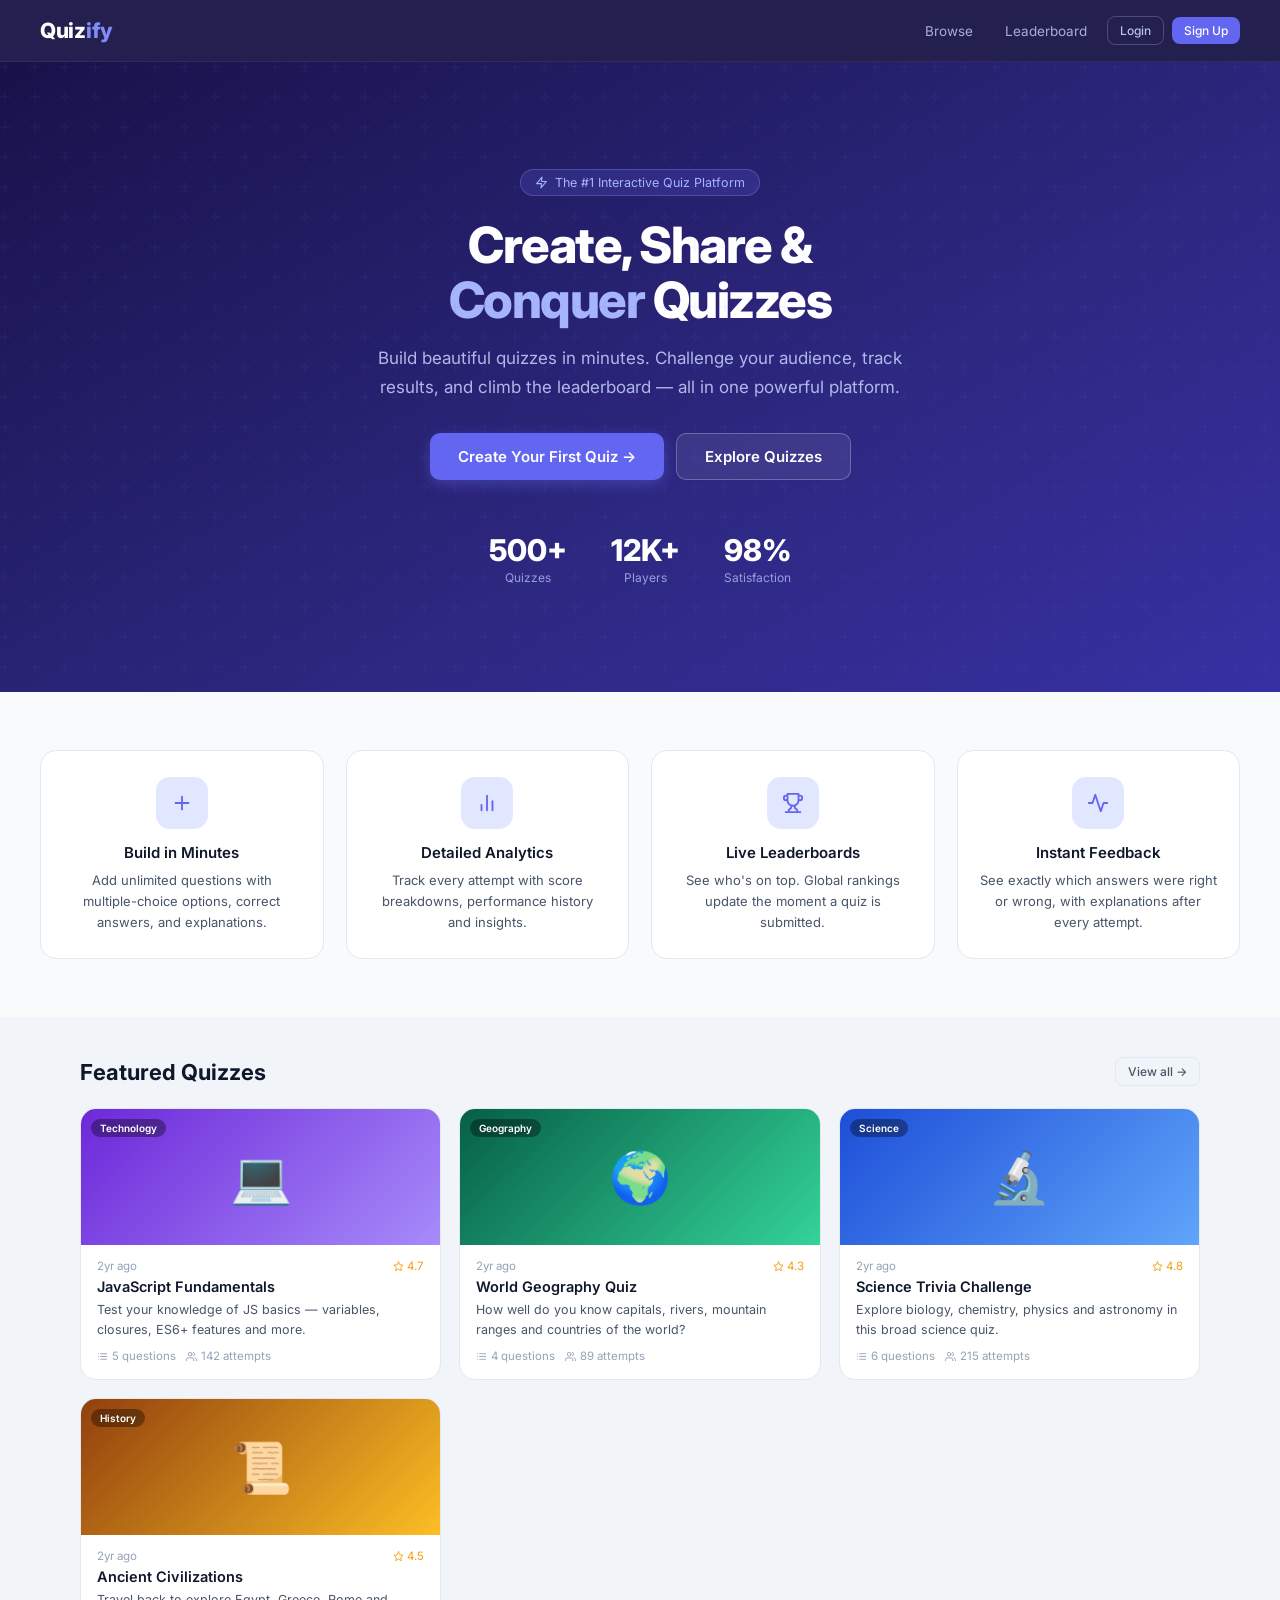
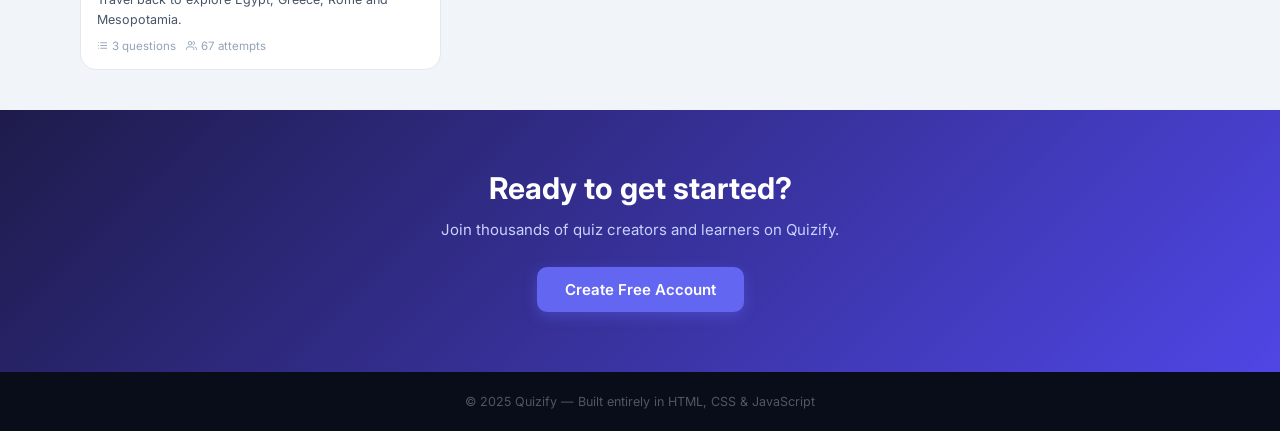
<file: quizify.html>
<!DOCTYPE html>
<html lang="en">
<head>
<meta charset="UTF-8">
<meta name="viewport" content="width=device-width, initial-scale=1.0">
<title>Quizify — Online Quiz Platform</title>
<link href="https://fonts.googleapis.com/css2?family=Inter:wght@400;500;600;700;800&display=swap" rel="stylesheet">
<style>
/* ── RESET ─────────────────────────────────────────── */
*,*::before,*::after{box-sizing:border-box;margin:0;padding:0}
html{scroll-behavior:smooth}
body{font-family:'Inter',system-ui,sans-serif;background:var(--bg);color:var(--text);min-height:100vh;transition:background .25s,color .25s}
button,input,select,textarea{font-family:inherit;font-size:inherit}
a{color:inherit;text-decoration:none}

/* ── DESIGN TOKENS ─────────────────────────────────── */
:root{
  --indigo:#6366f1; --indigo-d:#4f46e5; --indigo-l:#e0e7ff; --indigo-xl:#eef2ff;
  --emerald:#10b981; --rose:#ef4444; --amber:#f59e0b; --sky:#3b82f6;
  --bg:#f8fafc; --surface:#ffffff; --surface2:#f1f5f9;
  --border:#e2e8f0; --border2:#cbd5e1;
  --text:#0f172a; --text2:#475569; --text3:#94a3b8;
  --sidebar:#18124a; --sidebar2:#221a6b;
  --rad:10px; --rad-lg:16px; --rad-xl:20px;
  --shadow:0 1px 3px rgba(0,0,0,.07),0 1px 2px rgba(0,0,0,.05);
  --shadow-md:0 4px 12px rgba(0,0,0,.1);
  --shadow-lg:0 10px 30px rgba(0,0,0,.12);
}
.dark{
  --bg:#0d1117; --surface:#161b22; --surface2:#21262d;
  --border:#30363d; --border2:#484f58;
  --text:#e6edf3; --text2:#8b949e; --text3:#484f58;
  --sidebar:#0d1117; --sidebar2:#161b22;
  --indigo-l:#1e1b4b; --indigo-xl:#1e1b4b;
  --shadow:0 1px 3px rgba(0,0,0,.3); --shadow-md:0 4px 12px rgba(0,0,0,.4);
}

/* ── LAYOUT ─────────────────────────────────────────── */
#app{display:flex;min-height:100vh}
.sidebar{
  width:240px;background:var(--sidebar);flex-shrink:0;
  display:flex;flex-direction:column;position:fixed;
  top:0;left:0;height:100vh;z-index:200;
  transition:transform .3s cubic-bezier(.4,0,.2,1);
}
.sb-logo{padding:22px 18px 16px;border-bottom:1px solid rgba(255,255,255,.07)}
.sb-logo .wordmark{font-size:21px;font-weight:800;color:#fff;letter-spacing:-.5px}
.sb-logo .wordmark em{font-style:normal;color:#818cf8}
.sb-logo .tagline{font-size:11px;color:rgba(255,255,255,.3);margin-top:3px}
.sb-nav{flex:1;padding:10px 8px;overflow-y:auto}
.sb-section{font-size:10px;font-weight:600;letter-spacing:1.2px;text-transform:uppercase;color:rgba(255,255,255,.22);padding:14px 10px 5px}
.nav-btn{
  display:flex;align-items:center;gap:10px;width:100%;padding:9px 12px;
  border:none;background:none;color:rgba(199,210,254,.8);border-radius:8px;
  font-size:13.5px;cursor:pointer;transition:all .15s;text-align:left;
}
.nav-btn:hover{background:rgba(255,255,255,.07);color:#fff}
.nav-btn.active{background:#4f46e5;color:#fff}
.nav-btn .ico{width:17px;height:17px;flex-shrink:0;opacity:.85}
.nav-btn.active .ico,.nav-btn:hover .ico{opacity:1}
.sb-foot{padding:10px 8px;border-top:1px solid rgba(255,255,255,.07)}
.sb-user{display:flex;align-items:center;gap:9px;padding:9px 10px;margin-bottom:4px}
.sb-user .name{font-size:13px;font-weight:600;color:#fff;white-space:nowrap;overflow:hidden;text-overflow:ellipsis}
.sb-user .role{font-size:11px;color:rgba(255,255,255,.35)}

.main-wrap{flex:1;margin-left:240px;display:flex;flex-direction:column;min-height:100vh}
.topbar{
  height:58px;background:var(--surface);border-bottom:1px solid var(--border);
  display:flex;align-items:center;padding:0 24px;gap:12px;
  position:sticky;top:0;z-index:100;
}
.topbar-title{font-size:15.5px;font-weight:600;flex:1;color:var(--text)}
.page-body{flex:1;padding:26px}

/* ── AVATAR ─────────────────────────────────────────── */
.av{
  width:34px;height:34px;border-radius:50%;
  display:flex;align-items:center;justify-content:center;
  font-size:12px;font-weight:700;flex-shrink:0;
  background:linear-gradient(135deg,#6366f1,#818cf8);color:#fff;
}
.av-lg{width:72px;height:72px;font-size:24px;border-radius:50%}

/* ── CARDS ──────────────────────────────────────────── */
.card{background:var(--surface);border:1px solid var(--border);border-radius:var(--rad-lg);padding:22px}
.card-sm{background:var(--surface);border:1px solid var(--border);border-radius:var(--rad);padding:16px}

/* ── QUIZ CARDS ─────────────────────────────────────── */
.quiz-grid{display:grid;grid-template-columns:repeat(auto-fill,minmax(278px,1fr));gap:18px}
.qcard{background:var(--surface);border:1px solid var(--border);border-radius:var(--rad-lg);overflow:hidden;cursor:pointer;transition:transform .18s,box-shadow .18s}
.qcard:hover{transform:translateY(-3px);box-shadow:var(--shadow-lg)}
.qcard-banner{height:136px;display:flex;align-items:center;justify-content:center;font-size:50px;position:relative}
.qcard-banner .cat-chip{position:absolute;top:10px;left:10px;background:rgba(0,0,0,.35);color:#fff;font-size:10px;font-weight:600;padding:3px 9px;border-radius:20px;backdrop-filter:blur(4px)}
.qcard-body{padding:14px 16px 16px}
.qcard-body h3{font-size:14.5px;font-weight:600;margin-bottom:5px;color:var(--text)}
.qcard-body p{font-size:12.5px;color:var(--text2);line-height:1.55;margin-bottom:10px;display:-webkit-box;-webkit-line-clamp:2;-webkit-box-orient:vertical;overflow:hidden}
.qcard-meta{display:flex;gap:10px;flex-wrap:wrap}
.qcard-meta span{display:flex;align-items:center;gap:4px;font-size:11.5px;color:var(--text3)}
.qcard-meta svg{width:11px;height:11px}

/* ── STAT CARDS ─────────────────────────────────────── */
.stat-row{display:grid;grid-template-columns:repeat(auto-fit,minmax(155px,1fr));gap:14px}
.stat-card{background:var(--surface);border:1px solid var(--border);border-radius:var(--rad-lg);padding:18px 20px}
.stat-icon{width:38px;height:38px;border-radius:10px;display:flex;align-items:center;justify-content:center;margin-bottom:11px}
.stat-icon svg{width:19px;height:19px}
.stat-val{font-size:26px;font-weight:700;color:var(--text);line-height:1}
.stat-lbl{font-size:12.5px;color:var(--text2);margin-top:5px}

/* ── BUTTONS ────────────────────────────────────────── */
.btn{display:inline-flex;align-items:center;justify-content:center;gap:6px;padding:9px 18px;border-radius:8px;font-size:13.5px;font-weight:500;border:none;cursor:pointer;transition:all .15s;white-space:nowrap}
.btn svg{width:15px;height:15px;flex-shrink:0}
.btn-primary{background:var(--indigo);color:#fff}
.btn-primary:hover{background:var(--indigo-d);transform:translateY(-1px)}
.btn-ghost{background:transparent;color:var(--text2);border:1px solid var(--border)}
.btn-ghost:hover{background:var(--surface2);color:var(--text)}
.btn-text{background:transparent;color:var(--text2);border:none}
.btn-text:hover{background:var(--surface2);color:var(--text)}
.btn-danger{background:#fef2f2;color:var(--rose);border:1px solid #fecaca}
.btn-danger:hover{background:#fee2e2}
.btn-success{background:#ecfdf5;color:var(--emerald);border:1px solid #a7f3d0}
.btn-sm{padding:6px 12px;font-size:12px}
.btn-sm svg{width:13px;height:13px}
.btn-icon{padding:7px;border-radius:8px}
.btn:disabled{opacity:.55;cursor:not-allowed;pointer-events:none}

/* ── FORMS ──────────────────────────────────────────── */
.field{margin-bottom:15px}
.field label{display:block;font-size:13px;font-weight:500;color:var(--text);margin-bottom:6px}
.inp{width:100%;padding:9px 12px;background:var(--surface2);border:1.5px solid var(--border);border-radius:8px;font-size:13.5px;color:var(--text);outline:none;transition:border .15s,box-shadow .15s}
.inp:focus{border-color:var(--indigo);background:var(--surface);box-shadow:0 0 0 3px rgba(99,102,241,.12)}
.inp.err{border-color:var(--rose)}
textarea.inp{resize:vertical;min-height:80px;line-height:1.5}
.field .err-msg{font-size:11.5px;color:var(--rose);margin-top:5px}

/* ── BADGES ─────────────────────────────────────────── */
.badge{display:inline-flex;align-items:center;gap:4px;padding:3px 10px;border-radius:20px;font-size:11px;font-weight:600;letter-spacing:.2px}
.badge-indigo{background:var(--indigo-l);color:var(--indigo-d)}
.badge-green{background:#d1fae5;color:#065f46}
.badge-amber{background:#fef3c7;color:#92400e}
.badge-rose{background:#fee2e2;color:#991b1b}
.badge-gray{background:var(--surface2);color:var(--text2)}
.dark .badge-green{background:#064e3b;color:#6ee7b7}
.dark .badge-amber{background:#78350f;color:#fcd34d}
.dark .badge-rose{background:#7f1d1d;color:#fca5a5}

/* ── PAGE HEADER ────────────────────────────────────── */
.page-hdr{display:flex;align-items:flex-start;justify-content:space-between;margin-bottom:22px;gap:12px;flex-wrap:wrap}
.page-hdr-l h1{font-size:21px;font-weight:700;color:var(--text)}
.page-hdr-l p{font-size:13px;color:var(--text2);margin-top:3px}
.sec-hdr{display:flex;align-items:center;justify-content:space-between;margin-bottom:14px}
.sec-hdr h2{font-size:15px;font-weight:600;color:var(--text)}

/* ── DIVIDER ────────────────────────────────────────── */
.divider{height:1px;background:var(--border);margin:20px 0}

/* ── TABLES ─────────────────────────────────────────── */
.tbl-wrap{overflow-x:auto;border-radius:var(--rad)}
table{width:100%;border-collapse:collapse}
thead th{padding:10px 14px;text-align:left;font-size:11.5px;font-weight:600;text-transform:uppercase;letter-spacing:.6px;color:var(--text2);border-bottom:1px solid var(--border)}
tbody td{padding:13px 14px;font-size:13px;color:var(--text);border-bottom:1px solid var(--border);vertical-align:middle}
tbody tr:last-child td{border-bottom:none}
tbody tr:hover td{background:var(--surface2)}

/* ── PROGRESS BAR ───────────────────────────────────── */
.pbar{height:7px;background:var(--border);border-radius:4px;overflow:hidden}
.pbar-fill{height:100%;border-radius:4px;transition:width .4s ease}

/* ── TABS ───────────────────────────────────────────── */
.tabs{display:flex;border-bottom:1.5px solid var(--border);margin-bottom:20px;gap:0}
.tab-btn{padding:10px 18px;font-size:13.5px;font-weight:500;cursor:pointer;border:none;background:none;color:var(--text2);border-bottom:2.5px solid transparent;margin-bottom:-1.5px;transition:all .15s}
.tab-btn:hover{color:var(--text)}
.tab-btn.active{color:var(--indigo);border-bottom-color:var(--indigo)}

/* ── TOGGLE ─────────────────────────────────────────── */
.toggle{width:40px;height:21px;background:var(--border);border-radius:11px;position:relative;cursor:pointer;border:none;transition:background .2s;flex-shrink:0}
.toggle.on{background:var(--indigo)}
.toggle::after{content:'';width:15px;height:15px;background:#fff;border-radius:50%;position:absolute;top:3px;left:3px;transition:transform .2s;box-shadow:0 1px 3px rgba(0,0,0,.2)}
.toggle.on::after{transform:translateX(19px)}

/* ── TOAST ──────────────────────────────────────────── */
.toast-area{position:fixed;bottom:22px;right:22px;z-index:9999;display:flex;flex-direction:column;gap:8px;pointer-events:none}
.toast{
  display:flex;align-items:center;gap:9px;padding:11px 16px;
  border-radius:10px;font-size:13px;font-weight:500;
  box-shadow:var(--shadow-lg);pointer-events:auto;
  animation:toastIn .3s ease both;max-width:320px;
}
.toast-ok{background:#0f766e;color:#fff}
.toast-er{background:#be123c;color:#fff}
.toast-wa{background:#b45309;color:#fff}
@keyframes toastIn{from{transform:translateX(110%);opacity:0}to{transform:none;opacity:1}}
@keyframes toastOut{to{transform:translateX(110%);opacity:0}}

/* ── EMPTY STATE ────────────────────────────────────── */
.empty{text-align:center;padding:56px 20px;color:var(--text2)}
.empty .empty-ico{font-size:40px;margin-bottom:14px;opacity:.6}
.empty h3{font-size:16px;font-weight:600;margin-bottom:7px;color:var(--text)}
.empty p{font-size:13px;line-height:1.6}

/* ── SPINNER ────────────────────────────────────────── */
.spin{display:inline-block;width:16px;height:16px;border:2px solid rgba(255,255,255,.4);border-top-color:#fff;border-radius:50%;animation:rotate .7s linear infinite}
@keyframes rotate{to{transform:rotate(360deg)}}

/* ── OVERLAY / MODAL ────────────────────────────────── */
.overlay{position:fixed;inset:0;background:rgba(0,0,0,.55);z-index:300;display:none;align-items:center;justify-content:center;padding:20px;backdrop-filter:blur(2px)}
.overlay.show{display:flex}
.modal{background:var(--surface);border-radius:var(--rad-xl);width:100%;max-width:580px;max-height:88vh;overflow-y:auto;box-shadow:var(--shadow-lg)}
.modal-hdr{padding:18px 22px;border-bottom:1px solid var(--border);display:flex;align-items:center;justify-content:space-between}
.modal-hdr h3{font-size:16px;font-weight:600}
.modal-body{padding:22px}
.modal-foot{padding:14px 22px;border-top:1px solid var(--border);display:flex;gap:10px;justify-content:flex-end}

/* ── AUTH ───────────────────────────────────────────── */
.auth-page{min-height:100vh;background:linear-gradient(145deg,#1e1b4b 0%,#312e81 55%,#4338ca 100%);display:flex;align-items:center;justify-content:center;padding:20px}
.auth-box{background:var(--surface);border-radius:var(--rad-xl);padding:38px;width:100%;max-width:408px;box-shadow:var(--shadow-lg)}
.auth-head{text-align:center;margin-bottom:26px}
.auth-head .logo{font-size:26px;font-weight:800;color:var(--text)}
.auth-head .logo em{font-style:normal;color:var(--indigo)}
.auth-head p{font-size:13px;color:var(--text2);margin-top:6px}
.alert-box{padding:10px 14px;border-radius:8px;font-size:12.5px;margin-bottom:16px}
.alert-err{background:#fef2f2;border:1px solid #fecaca;color:#be123c}

/* ── LANDING ────────────────────────────────────────── */
.land-page{background:var(--bg)}
.land-nav{
  background:rgba(17,13,63,.92);height:62px;display:flex;align-items:center;
  justify-content:space-between;padding:0 40px;position:sticky;top:0;z-index:100;
  backdrop-filter:blur(8px);border-bottom:1px solid rgba(255,255,255,.06);
}
.land-nav-logo{font-size:21px;font-weight:800;color:#fff;letter-spacing:-.3px}
.land-nav-logo em{font-style:normal;color:#818cf8}
.land-nav-links{display:flex;align-items:center;gap:8px}
.land-nav-links .lnk{color:rgba(199,210,254,.8);background:none;border:none;cursor:pointer;font-size:13.5px;padding:7px 12px;border-radius:7px;transition:color .15s}
.land-nav-links .lnk:hover{color:#fff;background:rgba(255,255,255,.07)}

.hero{background:linear-gradient(150deg,#18124a 0%,#2d2880 60%,#3730a3 100%);color:#fff;padding:0px 40px;min-height:calc(100vh - 62px);;text-align:center;position:relative;overflow:hidden}
.hero::before{content:'';position:absolute;inset:0;background:url("data:image/svg+xml,%3Csvg width='60' height='60' viewBox='0 0 60 60' xmlns='http://www.w3.org/2000/svg'%3E%3Cg fill='none' fill-rule='evenodd'%3E%3Cg fill='%236366f1' fill-opacity='0.06'%3E%3Cpath d='M36 34v-4h-2v4h-4v2h4v4h2v-4h4v-2h-4zm0-30V0h-2v4h-4v2h4v4h2V6h4V4h-4zM6 34v-4H4v4H0v2h4v4h2v-4h4v-2H6zM6 4V0H4v4H0v2h4v4h2V6h4V4H6z'/%3E%3C/g%3E%3C/g%3E%3C/svg%3E");pointer-events:none}
.hero-pill{display:inline-flex;align-items:center;gap:7px;background:rgba(99,102,241,.2);border:1px solid rgba(165,180,252,.25);border-radius:30px;padding:5px 14px;margin-bottom:22px;font-size:12.5px;color:#a5b4fc}
.hero h1{font-size:50px;font-weight:800;letter-spacing:-1.5px;margin-bottom:16px;line-height:1.1}
.hero h1 span{color:#a5b4fc}
.hero .sub{font-size:17px;color:rgba(199,210,254,.85);max-width:540px;margin:0 auto 32px;line-height:1.65}
.hero-cta{display:flex;gap:12px;justify-content:center;flex-wrap:wrap}
.hbtn{padding:13px 28px;border-radius:10px;font-size:15px;font-weight:600;cursor:pointer;border:none;font-family:inherit;transition:all .18s}
.hbtn-fill{background:var(--indigo);color:#fff;box-shadow:0 4px 14px rgba(99,102,241,.4)}
.hbtn-fill:hover{background:var(--indigo-d);transform:translateY(-2px);box-shadow:0 6px 20px rgba(99,102,241,.5)}
.hbtn-outline{background:rgba(255,255,255,.08);color:#fff;border:1px solid rgba(255,255,255,.25)}
.hbtn-outline:hover{background:rgba(255,255,255,.15)}
.hero-nums{display:flex;gap:44px;justify-content:center;margin-top:52px;flex-wrap:wrap}
.hero-num-val{font-size:30px;font-weight:800}
.hero-num-lbl{font-size:12px;color:rgba(199,210,254,.7);margin-top:2px}

.features-row{display:grid;grid-template-columns:repeat(auto-fit,minmax(220px,1fr));gap:22px;padding:58px 40px;background:var(--bg)}
.feat-card{background:var(--surface);border:1px solid var(--border);border-radius:var(--rad-lg);padding:26px 22px;text-align:center}
.feat-ico{width:52px;height:52px;border-radius:14px;background:var(--indigo-l);display:flex;align-items:center;justify-content:center;margin:0 auto 14px}
.feat-ico svg{width:22px;height:22px;color:var(--indigo)}
.feat-card h3{font-size:15px;font-weight:600;margin-bottom:8px;color:var(--text)}
.feat-card p{font-size:13px;color:var(--text2);line-height:1.6}

.featured-section{padding:40px;background:var(--surface2)}
.featured-section .inner{max-width:1100px;margin:0 auto}
.featured-section .row-hdr{display:flex;justify-content:space-between;align-items:center;margin-bottom:22px}
.featured-section h2{font-size:22px;font-weight:700;color:var(--text)}

.land-cta-band{background:linear-gradient(135deg,#1e1b4b,#4f46e5);padding:60px 40px;text-align:center;color:#fff}
.land-cta-band h2{font-size:30px;font-weight:700;margin-bottom:14px}
.land-cta-band p{font-size:15px;color:#c7d2fe;margin-bottom:28px}
.land-footer{background:#090d1a;color:rgba(255,255,255,.3);padding:22px 40px;text-align:center;font-size:12.5px}

/* ── QUIZ TAKING ────────────────────────────────────── */
.quiz-page{min-height:100vh;background:var(--bg);padding:22px}
.qprog-bar{height:5px;background:var(--border);border-radius:3px;overflow:hidden}
.qprog-fill{height:100%;background:linear-gradient(90deg,var(--indigo),#818cf8);border-radius:3px;transition:width .35s ease}
.opt-item{
  display:flex;align-items:center;gap:12px;padding:13px 16px;
  border:1.5px solid var(--border);border-radius:10px;cursor:pointer;
  transition:all .15s;margin-bottom:10px;background:var(--surface);
}
.opt-item:hover{border-color:var(--indigo);background:var(--indigo-xl)}
.opt-item.selected{border-color:var(--indigo);background:var(--indigo-l)}
.opt-item.correct{border-color:var(--emerald);background:#ecfdf5}
.opt-item.wrong{border-color:var(--rose);background:#fef2f2}
.dark .opt-item.correct{background:#064e3b22}
.dark .opt-item.wrong{background:#7f1d1d22}
.opt-letter{
  width:28px;height:28px;border-radius:50%;border:1.5px solid var(--border);
  display:flex;align-items:center;justify-content:center;
  font-size:12px;font-weight:600;flex-shrink:0;transition:all .15s;
}
.opt-item:hover .opt-letter,.opt-item.selected .opt-letter{border-color:var(--indigo);background:var(--indigo);color:#fff}
.opt-item.correct .opt-letter{border-color:var(--emerald);background:var(--emerald);color:#fff}
.opt-item.wrong .opt-letter{border-color:var(--rose);background:var(--rose);color:#fff}
.q-dot{
  width:27px;height:27px;border-radius:50%;border:1.5px solid var(--border);
  background:transparent;color:var(--text2);font-size:11px;font-weight:600;
  cursor:pointer;transition:all .15s;display:inline-flex;align-items:center;justify-content:center;
}
.q-dot.cur{border-color:var(--indigo);background:var(--indigo);color:#fff}
.q-dot.done{border-color:var(--emerald);background:var(--emerald);color:#fff}

/* ── RESULT ─────────────────────────────────────────── */
.score-ring{
  width:140px;height:140px;border-radius:50%;
  display:flex;flex-direction:column;align-items:center;justify-content:center;
  margin:0 auto 18px;border:5px solid var(--indigo);
  background:var(--indigo-l);
}
.score-ring .val{font-size:34px;font-weight:700;color:var(--indigo-d);line-height:1}
.score-ring .of{font-size:13px;color:var(--text2);margin-top:4px}
.score-ring.pass{border-color:var(--emerald);background:#ecfdf5}
.score-ring.fail{border-color:var(--rose);background:#fef2f2}
.score-ring.pass .val{color:var(--emerald)}
.score-ring.fail .val{color:var(--rose)}

/* ── LEADERBOARD PODIUM ─────────────────────────────── */
.podium{display:flex;justify-content:center;align-items:flex-end;gap:18px;margin-bottom:30px;flex-wrap:wrap}
.podium-col{text-align:center;width:105px}
.podium-av{width:50px;height:50px;font-size:18px;margin:0 auto 8px}
.podium-name{font-size:13px;font-weight:600;color:var(--text)}
.podium-score{font-size:17px;font-weight:700;margin-top:1px}
.podium-base{margin-top:8px;border-radius:8px 8px 0 0;border-width:2px;border-style:solid;border-bottom:none}

/* ── QUESTION EDITOR ────────────────────────────────── */
.qeditor{background:var(--surface);border:1px solid var(--border);border-radius:var(--rad-lg);padding:20px;margin-bottom:14px;position:relative}
.qeditor-num{font-size:13px;font-weight:600;color:var(--indigo);margin-bottom:14px}
.opts-grid{display:grid;grid-template-columns:1fr 1fr;gap:10px;margin-bottom:10px}
.opt-input-row{display:flex;gap:8px;align-items:center}
.opt-input-row input[type=radio]{accent-color:var(--indigo);cursor:pointer;width:15px;height:15px;flex-shrink:0}

/* ── MOBILE ─────────────────────────────────────────── */
.mob-toggle{display:none}
.mob-backdrop{display:none;position:fixed;inset:0;background:rgba(0,0,0,.5);z-index:190}
@media(max-width:800px){
  .sidebar{transform:translateX(-100%)}
  .sidebar.open{transform:none}
  .mob-backdrop.open{display:block}
  .main-wrap{margin-left:0}
  .mob-toggle{display:flex}
  .hero h1{font-size:32px}
  .hero{padding:64px 20px}
  .features-row{padding:40px 18px}
  .featured-section{padding:36px 18px}
  .land-cta-band{padding:50px 20px}
  .land-nav{padding:0 18px}
  .page-body{padding:16px}
  .page-hdr{flex-direction:column;align-items:flex-start}
  .stat-row{grid-template-columns:1fr 1fr}
  .g2{grid-template-columns:1fr!important}
  .opts-grid{grid-template-columns:1fr}
}

/* ── GRID HELPERS ───────────────────────────────────── */
.g2{display:grid;grid-template-columns:1fr 1fr;gap:16px}
.g3{display:grid;grid-template-columns:repeat(3,1fr);gap:14px}
.gap-bottom{margin-bottom:18px}
.row{display:flex;align-items:center;gap:10px}
.row-spread{display:flex;align-items:center;justify-content:space-between;gap:10px}

/* ── MISC ───────────────────────────────────────────── */
.text-muted{color:var(--text2)}
.text-small{font-size:12px}
.fw6{font-weight:600}
.warn-box{background:#fef3c7;border:1px solid #fcd34d;border-radius:8px;padding:10px 14px;font-size:12.5px;color:#92400e;display:flex;align-items:flex-start;gap:8px}
.dark .warn-box{background:#451a0355;border-color:#78350f;color:#fcd34d}
.expl-box{background:var(--surface2);border-left:3px solid var(--indigo);border-radius:0 8px 8px 0;padding:10px 14px;font-size:12.5px;color:var(--text2);margin-top:12px;line-height:1.6}
.timer-display{font-size:19px;font-weight:700;font-variant-numeric:tabular-nums}
/* FULL PAGE FIX */
html, body {
    width:100%;
    min-height:100%;
    overflow-x:hidden;
}

body {
    margin:0;
}

/* Make app use full viewport */
#app {
    width:100%;
    min-height:100vh;
}

/* Landing page full width */
.land-page {
    width:100%;
    min-height:100vh;
}

/* Hero fills screen */
.hero {
    width:100%;
    min-height:70vh;
    display:flex;
    flex-direction:column;
    justify-content:center;
    align-items:center;
}

/* Full width sections */
.features-row,
.featured-section,
.land-cta-band,
.land-footer {
    width:100%;
}

/* Remove old fixed center limitation */
.featured-section .inner {
    max-width:none;
    width:100%;
    padding:0 40px;
}

/* Make quiz cards stretch better */
.quiz-grid {
    width:100%;
    grid-template-columns:repeat(auto-fit,minmax(300px,1fr));
}

/* Dashboard full screen */
.main-wrap {
    width:calc(100% - 240px);
}

.page-body {
    width:100%;
    min-height:calc(100vh - 58px);
}

/* Mobile full page */
@media(max-width:800px){

    .main-wrap {
        width:100%;
    }

    .hero {
        min-height:80vh;
        padding:40px 20px;
    }

    .featured-section .inner {
        padding:0 18px;
    }

    .features-row {
        grid-template-columns:1fr;
    }

}
</style>
</head>
<body>

<!-- Toast Area -->
<div class="toast-area" id="toastArea"></div>
<!-- Mobile backdrop -->
<div class="mob-backdrop" id="mobBackdrop" onclick="closeSidebar()"></div>
<!-- App Root -->
<div id="app"></div>

<script>
/* ═══════════════════════════════════════════════════════
   ICONS  (inline SVG strings)
═══════════════════════════════════════════════════════ */
const ic = (d,s='')=>`<svg viewBox="0 0 24 24" fill="none" stroke="currentColor" stroke-width="2" stroke-linecap="round" stroke-linejoin="round" style="${s}">${d}</svg>`;
const I = {
  home:     ic('<path d="M3 12l2-2m0 0l7-7 7 7M5 10v10a1 1 0 001 1h3m10-11l2 2m-2-2v10a1 1 0 01-1 1h-3m-6 0a1 1 0 001-1v-4a1 1 0 011-1h2a1 1 0 011 1v4a1 1 0 001 1m-6 0h6"/>'),
  quiz:     ic('<rect x="3" y="4" width="18" height="16" rx="2"/><path d="M9 9h6M9 13h4"/>'),
  plus:     ic('<path d="M12 5v14M5 12h14"/>'),
  user:     ic('<circle cx="12" cy="8" r="4"/><path d="M4 20c0-3.9 3.6-7 8-7s8 3.1 8 7"/>'),
  logout:   ic('<path d="M9 21H5a2 2 0 01-2-2V5a2 2 0 012-2h4M16 17l5-5-5-5M21 12H9"/>'),
  bar:      ic('<line x1="18" y1="20" x2="18" y2="10"/><line x1="12" y1="20" x2="12" y2="4"/><line x1="6" y1="20" x2="6" y2="14"/>'),
  trophy:   ic('<path d="M6 9H4.5a2.5 2.5 0 010-5H6M18 9h1.5a2.5 2.5 0 000-5H18M4 22h16M10 14.66V17c0 .55-.47.98-.97 1.21C7.85 18.75 7 20.24 7 22M14 14.66V17c0 .55.47.98.97 1.21C16.15 18.75 17 20.24 17 22M18 2H6v7a6 6 0 0012 0V2z"/>'),
  shield:   ic('<path d="M12 22s8-4 8-10V5l-8-3-8 3v7c0 6 8 10 8 10z"/>'),
  search:   ic('<circle cx="11" cy="11" r="8"/><line x1="21" y1="21" x2="16.65" y2="16.65"/>'),
  edit:     ic('<path d="M11 4H4a2 2 0 00-2 2v14a2 2 0 002 2h14a2 2 0 002-2v-7"/><path d="M18.5 2.5a2.12 2.12 0 013 3L12 15l-4 1 1-4 9.5-9.5z"/>'),
  trash:    ic('<polyline points="3 6 5 6 21 6"/><path d="M19 6l-1 14H6L5 6M10 11v6M14 11v6M9 6V4h6v2"/>'),
  eye:      ic('<path d="M1 12s4-8 11-8 11 8 11 8-4 8-11 8-11-8-11-8z"/><circle cx="12" cy="12" r="3"/>'),
  check:    ic('<polyline points="20 6 9 17 4 12"/>'),
  x:        ic('<line x1="18" y1="6" x2="6" y2="18"/><line x1="6" y1="6" x2="18" y2="18"/>'),
  arrowL:   ic('<line x1="19" y1="12" x2="5" y2="12"/><polyline points="12 19 5 12 12 5"/>'),
  arrowR:   ic('<line x1="5" y1="12" x2="19" y2="12"/><polyline points="12 5 19 12 12 19"/>'),
  moon:     ic('<path d="M21 12.79A9 9 0 1111.21 3 7 7 0 0021 12.79z"/>'),
  sun:      ic('<circle cx="12" cy="12" r="5"/><line x1="12" y1="1" x2="12" y2="3"/><line x1="12" y1="21" x2="12" y2="23"/><line x1="4.22" y1="4.22" x2="5.64" y2="5.64"/><line x1="18.36" y1="18.36" x2="19.78" y2="19.78"/><line x1="1" y1="12" x2="3" y2="12"/><line x1="21" y1="12" x2="23" y2="12"/>'),
  menu:     ic('<line x1="3" y1="12" x2="21" y2="12"/><line x1="3" y1="6" x2="21" y2="6"/><line x1="3" y1="18" x2="21" y2="18"/>'),
  star:     ic('<polygon points="12 2 15.09 8.26 22 9.27 17 14.14 18.18 21.02 12 17.77 5.82 21.02 7 14.14 2 9.27 8.91 8.26 12 2"/>'),
  clock:    ic('<circle cx="12" cy="12" r="10"/><polyline points="12 6 12 12 16 14"/>'),
  flag:     ic('<path d="M4 15s1-1 4-1 5 2 8 2 4-1 4-1V3s-1 1-4 1-5-2-8-2-4 1-4 1z"/><line x1="4" y1="22" x2="4" y2="15"/>'),
  users:    ic('<path d="M17 21v-2a4 4 0 00-4-4H5a4 4 0 00-4 4v2"/><circle cx="9" cy="7" r="4"/><path d="M23 21v-2a4 4 0 00-3-3.87M16 3.13a4 4 0 010 7.75"/>'),
  pulse:    ic('<polyline points="22 12 18 12 15 21 9 3 6 12 2 12"/>'),
  info:     ic('<circle cx="12" cy="12" r="10"/><line x1="12" y1="8" x2="12" y2="12"/><line x1="12" y1="16" x2="12.01" y2="16"/>'),
  book:     ic('<path d="M4 19.5A2.5 2.5 0 016.5 17H20"/><path d="M6.5 2H20v20H6.5A2.5 2.5 0 014 19.5v-15A2.5 2.5 0 016.5 2z"/>'),
  grid:     ic('<rect x="3" y="3" width="7" height="7"/><rect x="14" y="3" width="7" height="7"/><rect x="14" y="14" width="7" height="7"/><rect x="3" y="14" width="7" height="7"/>'),
  list:     ic('<line x1="8" y1="6" x2="21" y2="6"/><line x1="8" y1="12" x2="21" y2="12"/><line x1="8" y1="18" x2="21" y2="18"/><line x1="3" y1="6" x2="3.01" y2="6"/><line x1="3" y1="12" x2="3.01" y2="12"/><line x1="3" y1="18" x2="3.01" y2="18"/>'),
  bolt:     ic('<polygon points="13 2 3 14 12 14 11 22 21 10 12 10 13 2"/>'),
};
const ICO = (name,size=18,extra='')=>`<svg viewBox="0 0 24 24" fill="none" stroke="currentColor" stroke-width="2" stroke-linecap="round" stroke-linejoin="round" width="${size}" height="${size}" style="flex-shrink:0;${extra}">${I[name].match(/>([^]*)<\/svg>/)?.[1]||''}</svg>`;

/* ═══════════════════════════════════════════════════════
   SEED DATA
═══════════════════════════════════════════════════════ */
const CATS = ['Science','Technology','History','Geography','Math','Literature','Sports','Entertainment','General Knowledge'];
const CAT_EMOJI = {Science:'🔬',Technology:'💻',History:'📜',Geography:'🌍',Math:'🔢',Literature:'📚',Sports:'⚽',Entertainment:'🎬','General Knowledge':'🧠'};
const CAT_COLOR = {
  Science:'linear-gradient(135deg,#1d4ed8,#60a5fa)',
  Technology:'linear-gradient(135deg,#6d28d9,#a78bfa)',
  History:'linear-gradient(135deg,#92400e,#fbbf24)',
  Geography:'linear-gradient(135deg,#065f46,#34d399)',
  Math:'linear-gradient(135deg,#9d174d,#f472b6)',
  Literature:'linear-gradient(135deg,#1e3a8a,#93c5fd)',
  Sports:'linear-gradient(135deg,#14532d,#4ade80)',
  Entertainment:'linear-gradient(135deg,#581c87,#e879f9)',
  'General Knowledge':'linear-gradient(135deg,#374151,#9ca3af)'
};

const hashPw = p => btoa(p+'__qz');
const checkPw = (p,h) => btoa(p+'__qz')===h;
const uid = () => '_'+Math.random().toString(36).slice(2,9);
const ago = d => {
  const s = Math.floor((Date.now()-new Date(d))/1000);
  if(s<60)return'just now'; if(s<3600)return Math.floor(s/60)+'m ago';
  if(s<86400)return Math.floor(s/3600)+'h ago';
  const day=Math.floor(s/86400);
  if(day<30)return day+'d ago'; if(day<365)return Math.floor(day/30)+'mo ago';
  return Math.floor(day/365)+'yr ago';
};

const INIT_USERS = [
  {id:'u1',username:'admin',email:'admin@quizify.com',password:hashPw('admin123'),role:'admin',createdAt:'2024-01-01T00:00:00Z',av:'AD'},
  {id:'u2',username:'Mohammed Shafiq',email:'shafiq24@example.com',password:hashPw('SHQ@$'),role:'user',createdAt:'2024-02-10T00:00:00Z',av:'AL'},
  {id:'u3',username:'Rohith B',email:'sweet_king@example.com',password:hashPw('sk000'),role:'user',createdAt:'2024-03-05T00:00:00Z',av:'BO'},
  {id:'u4',username:'Tharish',email:'TK@example.com',password:hashPw('TK123'),role:'user',createdAt:'2024-04-12T00:00:00Z',av:'CA'},
];
const INIT_QUIZZES = [
  {id:'q1',creatorId:'u2',title:'JavaScript Fundamentals',description:'Test your knowledge of JS basics — variables, closures, ES6+ features and more.',category:'Technology',status:'published',attempts:142,rating:4.7,createdAt:'2024-02-15T00:00:00Z',questions:[
    {id:'n1',text:'Which keyword declares a block-scoped variable in ES6?',options:['var','let','define','block'],correct:1,expl:"'let' is ES6 and scopes to the nearest enclosing block, unlike 'var' which is function-scoped."},
    {id:'n2',text:"What does '===' check in JavaScript?",options:['Value only','Type only','Value and type','Reference'],correct:2,expl:'=== is strict equality — checks both value AND type with no type coercion.'},
    {id:'n3',text:'Which method turns a JSON string into a JS object?',options:['JSON.parse()','JSON.stringify()','JSON.convert()','JSON.decode()'],correct:0,expl:'JSON.parse() parses a JSON string and returns the corresponding JavaScript value.'},
    {id:'n4',text:'What is a closure in JavaScript?',options:['A way to close the browser','A function with access to its outer scope','A method to end loops','An error handler'],correct:1,expl:'A closure is a function that retains access to its lexical scope even when executed outside it.'},
    {id:'n5',text:'Which array method returns a new array with elements passing a test?',options:['.map()','.reduce()','.filter()','.find()'],correct:2,expl:'.filter() returns a new array containing only elements that pass the provided test function.'},
  ]},
  {id:'q2',creatorId:'u3',title:'World Geography Quiz',description:'How well do you know capitals, rivers, mountain ranges and countries of the world?',category:'Geography',status:'published',attempts:89,rating:4.3,createdAt:'2024-03-10T00:00:00Z',questions:[
    {id:'n6',text:'What is the capital city of Australia?',options:['Sydney','Melbourne','Canberra','Perth'],correct:2,expl:'Canberra is the capital — chosen as a compromise between rivals Sydney and Melbourne.'},
    {id:'n7',text:'Which is the longest river in the world?',options:['Amazon','Nile','Yangtze','Mississippi'],correct:1,expl:'The Nile is generally the longest at ~6,650 km, flowing through north-east Africa.'},
    {id:'n8',text:'Mount Everest sits in which mountain range?',options:['Alps','Andes','Himalayas','Rockies'],correct:2,expl:'Everest is in the Himalayas on the Nepal–Tibet border.'},
    {id:'n9',text:'Which country has the most natural lakes?',options:['Russia','USA','Brazil','Canada'],correct:3,expl:'Canada has ~879,800 lakes — more than any other country on Earth.'},
  ]},
  {id:'q3',creatorId:'u4',title:'Science Trivia Challenge',description:'Explore biology, chemistry, physics and astronomy in this broad science quiz.',category:'Science',status:'published',attempts:215,rating:4.8,createdAt:'2024-04-20T00:00:00Z',questions:[
    {id:'na',text:'What is the chemical symbol for gold?',options:['Go','Gd','Au','Ag'],correct:2,expl:"Au comes from the Latin 'Aurum'."},
    {id:'nb',text:'How many bones in the adult human body?',options:['196','206','216','226'],correct:1,expl:'Adults have 206 bones; babies start with ~270 which fuse over time.'},
    {id:'nc',text:'Speed of light in a vacuum?',options:['300,000 km/s','150,000 km/s','450,000 km/s','600,000 km/s'],correct:0,expl:'Light travels at ~299,792 km/s, commonly rounded to 300,000 km/s.'},
    {id:'nd',text:'Which planet is known as the Red Planet?',options:['Jupiter','Venus','Saturn','Mars'],correct:3,expl:'Mars looks red due to iron oxide (rust) on its surface.'},
    {id:'ne',text:'What is the powerhouse of the cell?',options:['Nucleus','Ribosome','Mitochondria','Chloroplast'],correct:2,expl:'Mitochondria produce most of the cell\'s ATP — the main energy currency.'},
    {id:'nf',text:'Atomic number of Carbon?',options:['6','8','12','14'],correct:0,expl:'Carbon has 6 protons, giving it atomic number 6.'},
  ]},
  {id:'q4',creatorId:'u2',title:'Ancient Civilizations',description:'Travel back to explore Egypt, Greece, Rome and Mesopotamia.',category:'History',status:'published',attempts:67,rating:4.5,createdAt:'2024-05-01T00:00:00Z',questions:[
    {id:'ng',text:'Which river did ancient Egyptian civilization develop along?',options:['Tigris','Euphrates','Nile','Indus'],correct:2,expl:'The Nile provided fertile land, water and transport for ancient Egypt.'},
    {id:'nh',text:'Ancient Greek city-states were called what?',options:['Provinces','Polis','Demes','Nomes'],correct:1,expl:"City-states were called 'polis' (plural: poleis) — Athens and Sparta are famous examples."},
    {id:'ni',text:'Who was the first emperor of Rome?',options:['Julius Caesar','Nero','Augustus','Caligula'],correct:2,expl:'Augustus became the first Roman Emperor in 27 BC after defeating Mark Antony.'},
  ]},
];
const INIT_ATTEMPTS = [
  {id:'a1',userId:'u2',quizId:'q2',score:3,total:4,pct:75,at:'2024-05-10T14:30:00Z',ans:[2,1,2,3],detail:[{ok:true,sel:2,cor:2},{ok:false,sel:1,cor:1},{ok:true,sel:2,cor:2},{ok:false,sel:3,cor:3}]},
  {id:'a2',userId:'u2',quizId:'q3',score:5,total:6,pct:83,at:'2024-05-12T09:15:00Z',ans:[2,1,0,3,2,0],detail:[{ok:true},{ok:true},{ok:true},{ok:true},{ok:true},{ok:false,sel:0,cor:0}]},
  {id:'a3',userId:'u3',quizId:'q1',score:4,total:5,pct:80,at:'2024-05-08T16:00:00Z',ans:[1,2,0,1,2],detail:[{ok:true},{ok:true},{ok:true},{ok:true},{ok:false,sel:2,cor:2}]},
  {id:'a4',userId:'u4',quizId:'q1',score:5,total:5,pct:100,at:'2024-05-11T11:00:00Z',ans:[1,2,0,1,2],detail:[{ok:true},{ok:true},{ok:true},{ok:true},{ok:true}]},
  {id:'a5',userId:'u4',quizId:'q3',score:6,total:6,pct:100,at:'2024-05-13T13:00:00Z',ans:[2,1,0,3,2,0],detail:[{ok:true},{ok:true},{ok:true},{ok:true},{ok:true},{ok:true}]},
  {id:'a6',userId:'u3',quizId:'q3',score:4,total:6,pct:67,at:'2024-05-14T10:00:00Z',ans:[2,1,0,3,1,1],detail:[{ok:true},{ok:true},{ok:true},{ok:true},{ok:false,sel:1,cor:2},{ok:false,sel:1,cor:0}]},
];

/* ═══════════════════════════════════════════════════════
   APP STATE
═══════════════════════════════════════════════════════ */
const S = {
  page: 'landing',
  dark: false,
  me: null,
  users: INIT_USERS.slice(),
  quizzes: JSON.parse(JSON.stringify(INIT_QUIZZES)),
  attempts: INIT_ATTEMPTS.slice(),
  quizCtx: null,   // active quiz being taken
  editCtx: null,   // quiz being edited
  // quiz-taking state
  qt: { cur:0, ans:[], done:false, result:null, secs:0, timer:null },
  // browse filters
  br: { q:'', cat:'all', sort:'newest' },
  // create-quiz draft
  cq: null,
  // active tabs
  tabs: { lb:'perf', adm:'overview' },
};

/* ═══════════════════════════════════════════════════════
   UTILITIES
═══════════════════════════════════════════════════════ */
function toast(msg, type='ok'){
  const area = document.getElementById('toastArea');
  const el = document.createElement('div');
  el.className = `toast toast-${type}`;
  const icons = {ok:I.check,er:I.x,wa:I.info};
  el.innerHTML = (icons[type]||'') + `<span>${msg}</span>`;
  area.appendChild(el);
  setTimeout(()=>{ el.style.animation='toastOut .3s ease forwards'; setTimeout(()=>el.remove(),300); }, 3000);
}

function go(page, ctx=null){
  S.page = page;
  if(page==='take_quiz' && ctx){ S.quizCtx = ctx; initQT(ctx); }
  if(page==='edit_quiz' && ctx){ S.editCtx = ctx; S.cq = null; }
  if(page==='create_quiz'){ S.editCtx = null; S.cq = null; }
  // stop any running timer when leaving quiz
  if(page!=='take_quiz' && S.qt.timer){ clearInterval(S.qt.timer); S.qt.timer=null; }
  document.getElementById('mobBackdrop').classList.remove('open');
  const sb = document.querySelector('.sidebar');
  if(sb) sb.classList.remove('open');
  window.scrollTo(0,0);
  draw();
}

function toggleDark(){
  S.dark = !S.dark;
  document.documentElement.classList.toggle('dark', S.dark);
  draw();
}
function closeSidebar(){
  document.querySelector('.sidebar')?.classList.remove('open');
  document.getElementById('mobBackdrop').classList.remove('open');
}
function openSidebar(){
  document.querySelector('.sidebar')?.classList.add('open');
  document.getElementById('mobBackdrop').classList.add('open');
}

/* ═══════════════════════════════════════════════════════
   AUTH
═══════════════════════════════════════════════════════ */
function doLogin(email,pw){
  const u = S.users.find(x=>x.email===email);
  if(!u || !checkPw(pw,u.password)) return false;
  S.me = u; go('dashboard'); toast('Welcome back, '+u.username+'!'); return true;
}
function doLogout(){ S.me=null; go('landing'); toast('Signed out'); }
function doRegister(username,email,pw){
  if(S.users.find(u=>u.email===email)) return false;
  const u = {id:uid(),username,email,password:hashPw(pw),role:'user',createdAt:new Date().toISOString(),av:username.slice(0,2).toUpperCase()};
  S.users.push(u); S.me=u; go('dashboard'); toast('Welcome, '+username+'!'); return true;
}

/* ═══════════════════════════════════════════════════════
   QUIZ DATA OPS
═══════════════════════════════════════════════════════ */
function saveQuiz(q){
  if(q.id){
    const i = S.quizzes.findIndex(x=>x.id===q.id);
    if(i>=0) S.quizzes[i]=q;
  } else {
    S.quizzes.push({...q,id:uid(),createdAt:new Date().toISOString(),attempts:0,rating:0});
  }
}
function delQuiz(id){
  S.quizzes = S.quizzes.filter(q=>q.id!==id);
  S.attempts = S.attempts.filter(a=>a.quizId!==id);
  toast('Quiz deleted'); draw();
}
function delUser(id){
  if(id===S.me?.id){toast('Cannot delete yourself','wa');return;}
  S.users = S.users.filter(u=>u.id!==id); toast('User deleted'); draw();
}
function submitAttempt(quizId, ans){
  const quiz = S.quizzes.find(q=>q.id===quizId);
  if(!quiz||!S.me) return null;
  let score=0;
  const detail = quiz.questions.map((q,i)=>{
    const ok = ans[i]===q.correct; if(ok)score++;
    return {ok,sel:ans[i],cor:q.correct};
  });
  const pct = Math.round(score/quiz.questions.length*100);
  const att = {id:uid(),userId:S.me.id,quizId,score,total:quiz.questions.length,pct,at:new Date().toISOString(),ans,detail};
  S.attempts.push(att);
  const qi = S.quizzes.findIndex(q=>q.id===quizId);
  if(qi>=0) S.quizzes[qi].attempts = (S.quizzes[qi].attempts||0)+1;
  return att;
}

/* ═══════════════════════════════════════════════════════
   QUIZ TAKING STATE
═══════════════════════════════════════════════════════ */
function initQT(quiz){
  if(S.qt.timer) clearInterval(S.qt.timer);
  S.qt = { cur:0, ans:Array(quiz.questions.length).fill(null), done:false, result:null, secs:quiz.questions.length*60, timer:null };
}
function startTimer(){
  if(S.qt.timer) clearInterval(S.qt.timer);
  S.qt.timer = setInterval(()=>{
    S.qt.secs--;
    const el = document.getElementById('timerEl');
    if(el){
      const m=Math.floor(S.qt.secs/60), s=String(S.qt.secs%60).padStart(2,'0');
      el.textContent=`${m}:${s}`;
      el.style.color=S.qt.secs<60?'var(--rose)':S.qt.secs<180?'var(--amber)':'var(--emerald)';
    }
    if(S.qt.secs<=0){ clearInterval(S.qt.timer); S.qt.timer=null; finishQuiz(); }
  }, 1000);
}
function selectAnswer(j){
  if(S.qt.done) return;
  S.qt.ans[S.qt.cur] = j;
  // update option visuals without full redraw
  document.querySelectorAll('.opt-item').forEach((el,i)=>{
    el.classList.toggle('selected', i===j);
    el.querySelector('.opt-letter').style.cssText = i===j ? 'border-color:var(--indigo);background:var(--indigo);color:#fff' : '';
  });
  // update dot
  document.querySelectorAll('.q-dot').forEach((d,i)=>{
    if(i===S.qt.cur) return;
    d.classList.toggle('done', S.qt.ans[i]!==null);
  });
}
function goQuestion(n){
  S.qt.cur = n;
  redrawQuizQuestion();
}
function redrawQuizQuestion(){
  document.getElementById('app').innerHTML = renderTakeQuiz();
  startTimer();
}
function finishQuiz(){
  if(S.qt.timer){ clearInterval(S.qt.timer); S.qt.timer=null; }
  S.qt.done = true;
  S.qt.result = submitAttempt(S.quizCtx.id, S.qt.ans);
  document.getElementById('app').innerHTML = renderTakeQuiz();
}

/* ═══════════════════════════════════════════════════════
   MAIN DRAW
═══════════════════════════════════════════════════════ */
function draw(){
  const app = document.getElementById('app');
  const { page, me, dark } = S;

  if(['landing','login','register'].includes(page)){
    app.innerHTML = page==='landing'?buildLanding():page==='login'?buildLogin():buildRegister();
    return;
  }
  if(page==='take_quiz'){
    app.innerHTML = renderTakeQuiz();
    if(!S.qt.done) startTimer();
    return;
  }
  if(!me){ app.innerHTML=buildLogin(); return; }

  app.innerHTML = `
    <div id="app">
      ${buildSidebar()}
      <div class="main-wrap">
        ${buildTopbar()}
        <div class="page-body" id="pageBody">
          ${buildPageContent()}
        </div>
      </div>
    </div>`;
}

/* ═══════════════════════════════════════════════════════
   SIDEBAR
═══════════════════════════════════════════════════════ */
function buildSidebar(){
  const { me, page } = S;
  const items = [
    {id:'dashboard',icon:'home',label:'Dashboard'},
    {id:'browse',icon:'search',label:'Browse Quizzes'},
    {id:'create_quiz',icon:'plus',label:'Create Quiz'},
    {id:'my_quizzes',icon:'book',label:'My Quizzes'},
    {id:'leaderboard',icon:'trophy',label:'Leaderboard'},
    {id:'profile',icon:'user',label:'Profile'},
    ...(me?.role==='admin'?[{id:'admin',icon:'shield',label:'Admin Panel'}]:[]),
  ];
  return `<div class="sidebar" id="sidebarEl">
    <div class="sb-logo">
      <div class="wordmark">Quiz<em>ify</em></div>
      <div class="tagline">Online Quiz Platform</div>
    </div>
    <nav class="sb-nav">
      <div class="sb-section">Navigation</div>
      ${items.map(it=>`<button class="nav-btn ${page===it.id?'active':''}" onclick="go('${it.id}')">
        ${ICO(it.icon,17,'margin-right:0')} <span>${it.label}</span>
      </button>`).join('')}
    </nav>
    <div class="sb-foot">
      ${me?`<div class="sb-user">
        <div class="av">${me.av}</div>
        <div style="flex:1;min-width:0"><div class="name">${me.username}</div><div class="role">${me.role}</div></div>
      </div>`:''}
      <button class="nav-btn" onclick="doLogout()">${ICO('logout',17)} <span>Sign out</span></button>
    </div>
  </div>`;
}

/* ═══════════════════════════════════════════════════════
   TOPBAR
═══════════════════════════════════════════════════════ */
function buildTopbar(){
  const titles = {dashboard:'Dashboard',browse:'Browse Quizzes',create_quiz:'Create Quiz',edit_quiz:'Edit Quiz',my_quizzes:'My Quizzes',leaderboard:'Leaderboard',profile:'Profile',admin:'Admin Panel'};
  return `<div class="topbar">
    <button class="btn btn-text btn-icon mob-toggle" onclick="openSidebar()">${ICO('menu',20)}</button>
    <span class="topbar-title">${titles[S.page]||'Quizify'}</span>
    <button class="btn btn-text btn-icon" onclick="toggleDark()" title="Toggle dark mode">${ICO(S.dark?'sun':'moon',18)}</button>
    ${S.me?`<button class="btn btn-text btn-icon" onclick="go('profile')" style="padding:2px">
      <div class="av" style="cursor:pointer">${S.me.av}</div>
    </button>`:''}
  </div>`;
}

/* ═══════════════════════════════════════════════════════
   PAGE ROUTER
═══════════════════════════════════════════════════════ */
function buildPageContent(){
  switch(S.page){
    case 'dashboard':   return buildDashboard();
    case 'browse':      return buildBrowse();
    case 'create_quiz': return buildCreateQuiz(null);
    case 'edit_quiz':   return buildCreateQuiz(S.editCtx);
    case 'my_quizzes':  return buildMyQuizzes();
    case 'leaderboard': return buildLeaderboard();
    case 'profile':     return buildProfile();
    case 'admin':       return S.me?.role==='admin'?buildAdmin():buildBrowse();
    default:            return buildDashboard();
  }
}

/* ═══════════════════════════════════════════════════════
   QUIZ CARD
═══════════════════════════════════════════════════════ */
function qCard(q, onclick){
  const grad = CAT_COLOR[q.category]||'linear-gradient(135deg,#6366f1,#818cf8)';
  const click = onclick || `go('take_quiz',S.quizzes.find(x=>x.id==='${q.id}'))`;
  return `<div class="qcard" onclick="${click}">
    <div class="qcard-banner" style="background:${grad}">
      <span style="font-size:50px">${CAT_EMOJI[q.category]||'📝'}</span>
      <span class="cat-chip">${q.category}</span>
    </div>
    <div class="qcard-body">
      <div style="display:flex;justify-content:space-between;margin-bottom:5px">
        <span style="font-size:11.5px;color:var(--text3)">${ago(q.createdAt)}</span>
        ${q.rating>0?`<span style="font-size:11.5px;color:var(--amber);display:flex;align-items:center;gap:3px">${ICO('star',11)} ${q.rating.toFixed(1)}</span>`:''}
      </div>
      <h3>${q.title}</h3>
      <p>${q.description}</p>
      <div class="qcard-meta">
        <span>${ICO('list',11)} ${q.questions.length} questions</span>
        <span>${ICO('users',11)} ${q.attempts||0} attempts</span>
      </div>
    </div>
  </div>`;
}

/* ═══════════════════════════════════════════════════════
   LANDING PAGE
═══════════════════════════════════════════════════════ */
function buildLanding(){
  const pub = S.quizzes.filter(q=>q.status==='published').slice(0,6);
  return `<div class="land-page">
    <nav class="land-nav">
      <div class="land-nav-logo">Quiz<em>ify</em></div>
      <div class="land-nav-links">
        <button class="lnk" onclick="go('browse')">Browse</button>
        <button class="lnk" onclick="go('leaderboard')">Leaderboard</button>
        ${S.me
          ?`<button class="btn btn-primary btn-sm" onclick="go('dashboard')">Dashboard</button>`
          :`<button class="btn btn-ghost btn-sm" style="color:rgba(199,210,254,.9);border-color:rgba(255,255,255,.2)" onclick="go('login')">Login</button>
            <button class="btn btn-primary btn-sm" onclick="go('register')">Sign Up</button>`}
      </div>
    </nav>

    <div class="hero">
      <div class="hero-pill">${ICO('bolt',13,'color:#a5b4fc')} The #1 Interactive Quiz Platform</div>
      <h1>Create, Share &amp;<br><span>Conquer</span> Quizzes</h1>
      <p class="sub">Build beautiful quizzes in minutes. Challenge your audience, track results, and climb the leaderboard — all in one powerful platform.</p>
      <div class="hero-cta">
        <button class="hbtn hbtn-fill" onclick="${S.me?`go('create_quiz')`:`go('register')`}">Create Your First Quiz →</button>
        <button class="hbtn hbtn-outline" onclick="go('browse')">Explore Quizzes</button>
      </div>
      <div class="hero-nums">
        ${[['500+','Quizzes'],['12K+','Players'],['98%','Satisfaction']].map(([v,l])=>`<div><div class="hero-num-val">${v}</div><div class="hero-num-lbl">${l}</div></div>`).join('')}
      </div>
    </div>

    <div class="features-row">
      ${[
        {icon:'plus',t:'Build in Minutes',d:'Add unlimited questions with multiple-choice options, correct answers, and explanations.'},
        {icon:'bar',t:'Detailed Analytics',d:'Track every attempt with score breakdowns, performance history and insights.'},
        {icon:'trophy',t:'Live Leaderboards',d:'See who\'s on top. Global rankings update the moment a quiz is submitted.'},
        {icon:'pulse',t:'Instant Feedback',d:'See exactly which answers were right or wrong, with explanations after every attempt.'},
      ].map(f=>`<div class="feat-card">
        <div class="feat-ico">${ICO(f.icon,22)}</div>
        <h3>${f.t}</h3><p>${f.d}</p>
      </div>`).join('')}
    </div>

    <div class="featured-section">
      <div class="inner">
        <div class="row-hdr">
          <h2>Featured Quizzes</h2>
          <button class="btn btn-ghost btn-sm" onclick="go('browse')">View all →</button>
        </div>
        <div class="quiz-grid">${pub.map(q=>qCard(q,`go('browse')`)).join('')}</div>
      </div>
    </div>

    <div class="land-cta-band">
      <h2>Ready to get started?</h2>
      <p>Join thousands of quiz creators and learners on Quizify.</p>
      <button class="hbtn hbtn-fill" onclick="go('register')">Create Free Account</button>
    </div>
    <div class="land-footer">© 2025 Quizify — Built entirely in HTML, CSS &amp; JavaScript</div>
  </div>`;
}

/* ═══════════════════════════════════════════════════════
   LOGIN
═══════════════════════════════════════════════════════ */
function buildLogin(){
  return `<div class="auth-page">
    <div class="auth-box">
      <div class="auth-head">
        <div class="logo">Quiz<em>ify</em></div>
        <p>Welcome back — sign in to continue</p>
      </div>
      <div id="loginErr" class="alert-box alert-err" style="display:none"></div>
      <div class="field"><label>Email address</label>
        <input class="inp" type="email" id="liEmail" placeholder="you@example.com" onkeydown="if(event.key==='Enter')doLoginSubmit()">
      </div>
      <div class="field"><label>Password</label>
        <input class="inp" type="password" id="liPw" placeholder="Your password" onkeydown="if(event.key==='Enter')doLoginSubmit()">
      </div>
      <button class="btn btn-primary" style="width:100%;margin-top:4px" id="liBtn" onclick="doLoginSubmit()">Sign In</button>
      <div style="margin-top:14px;padding:11px 13px;background:var(--surface2);border-radius:8px;font-size:12px;color:var(--text2);text-align:center">
        Demo — <strong>admin@quizify.com</strong> / <strong>admin123</strong>
      </div>
      <div class="divider"></div>
      <p style="text-align:center;font-size:13px;color:var(--text2)">
        No account? <a href="#" onclick="go('register')" style="color:var(--indigo);font-weight:500">Sign up free</a>
      </p>
      <p style="text-align:center;margin-top:10px;font-size:13px">
        <a href="#" onclick="go('landing')" style="color:var(--indigo)">← Back to home</a>
      </p>
    </div>
  </div>`;
}
function doLoginSubmit(){
  const email = document.getElementById('liEmail').value.trim();
  const pw    = document.getElementById('liPw').value;
  const err   = document.getElementById('loginErr');
  err.style.display='none';
  if(!email||!pw){err.style.display='block';err.textContent='Please fill in both fields.';return;}
  const btn   = document.getElementById('liBtn');
  btn.innerHTML='<span class="spin"></span>'; btn.disabled=true;
  setTimeout(()=>{
    const ok = doLogin(email,pw);
    if(!ok){err.style.display='block';err.textContent='Incorrect email or password.';btn.innerHTML='Sign In';btn.disabled=false;}
  },450);
}

/* ═══════════════════════════════════════════════════════
   REGISTER
═══════════════════════════════════════════════════════ */
function buildRegister(){
  return `<div class="auth-page">
    <div class="auth-box">
      <div class="auth-head">
        <div class="logo">Quiz<em>ify</em></div>
        <p>Create your free account</p>
      </div>
      <div class="field"><label>Username</label>
        <input class="inp" type="text" id="ruName" placeholder="coolquizzer">
        <div class="err-msg" id="reUser"></div>
      </div>
      <div class="field"><label>Email address</label>
        <input class="inp" type="email" id="ruEmail" placeholder="you@example.com">
        <div class="err-msg" id="reEmail"></div>
      </div>
      <div class="field"><label>Password</label>
        <input class="inp" type="password" id="ruPw" placeholder="Minimum 6 characters">
        <div class="err-msg" id="rePw"></div>
      </div>
      <div class="field"><label>Confirm password</label>
        <input class="inp" type="password" id="ruPw2" placeholder="Repeat password" onkeydown="if(event.key==='Enter')doRegSubmit()">
        <div class="err-msg" id="rePw2"></div>
      </div>
      <button class="btn btn-primary" style="width:100%;margin-top:4px" id="regBtn" onclick="doRegSubmit()">Create Account</button>
      <div class="divider"></div>
      <p style="text-align:center;font-size:13px;color:var(--text2)">
        Already have an account? <a href="#" onclick="go('login')" style="color:var(--indigo);font-weight:500">Sign in</a>
      </p>
    </div>
  </div>`;
}
function doRegSubmit(){
  const name  = document.getElementById('ruName').value.trim();
  const email = document.getElementById('ruEmail').value.trim();
  const pw    = document.getElementById('ruPw').value;
  const pw2   = document.getElementById('ruPw2').value;
  ['reUser','reEmail','rePw','rePw2'].forEach(id=>document.getElementById(id).textContent='');
  let ok=true;
  if(name.length<3){document.getElementById('reUser').textContent='At least 3 characters required';ok=false;}
  if(!email.includes('@')){document.getElementById('reEmail').textContent='Enter a valid email';ok=false;}
  if(pw.length<6){document.getElementById('rePw').textContent='Minimum 6 characters';ok=false;}
  if(pw!==pw2){document.getElementById('rePw2').textContent='Passwords do not match';ok=false;}
  if(!ok)return;
  const btn=document.getElementById('regBtn');
  btn.innerHTML='<span class="spin"></span>';btn.disabled=true;
  setTimeout(()=>{
    const res=doRegister(name,email,pw);
    if(!res){document.getElementById('reEmail').textContent='This email is already registered';btn.innerHTML='Create Account';btn.disabled=false;}
  },450);
}

/* ═══════════════════════════════════════════════════════
   DASHBOARD
═══════════════════════════════════════════════════════ */
function buildDashboard(){
  const { me, quizzes, attempts } = S;
  const myQ  = quizzes.filter(q=>q.creatorId===me.id);
  const myA  = attempts.filter(a=>a.userId===me.id);
  const totA = myQ.reduce((n,q)=>n+(q.attempts||0),0);
  const avgS = myA.length?Math.round(myA.reduce((n,a)=>n+a.pct,0)/myA.length):0;
  const recent = [...myA].sort((a,b)=>new Date(b.at)-new Date(a.at)).slice(0,5);

  return `<div>
    <div class="page-hdr">
      <div class="page-hdr-l">
        <h1>Welcome back, ${me.username} 👋</h1>
        <p>Here's what's happening with your quizzes.</p>
      </div>
      <button class="btn btn-primary" onclick="go('create_quiz')">${ICO('plus',15)} New Quiz</button>
    </div>

    <div class="stat-row gap-bottom">
      ${[
        {icon:'book',  bg:'#e0e7ff',c:'#6366f1',lbl:'Quizzes Created', val:myQ.length},
        {icon:'users', bg:'#d1fae5',c:'#059669',lbl:'Total Attempts',  val:totA},
        {icon:'bar',   bg:'#fef3c7',c:'#d97706',lbl:'Average Score',   val:avgS+'%'},
        {icon:'pulse', bg:'#dbeafe',c:'#2563eb',lbl:'Quizzes Taken',   val:myA.length},
      ].map(s=>`<div class="stat-card">
        <div class="stat-icon" style="background:${s.bg};color:${s.c}">${ICO(s.icon,19)}</div>
        <div class="stat-val">${s.val}</div>
        <div class="stat-lbl">${s.lbl}</div>
      </div>`).join('')}
    </div>

    <div class="g2 gap-bottom">
      <div class="card">
        <div class="sec-hdr"><h2>Recent Attempts</h2></div>
        ${recent.length===0
          ?`<div class="empty" style="padding:28px 0"><div class="empty-ico">📋</div><p>No attempts yet — <a href="#" onclick="go('browse')" style="color:var(--indigo)">browse quizzes</a> to get started.</p></div>`
          :recent.map(a=>{
            const q=quizzes.find(x=>x.id===a.quizId); if(!q)return'';
            return`<div style="display:flex;align-items:center;gap:12px;padding:10px 0;border-bottom:1px solid var(--border)">
              <div style="width:38px;height:38px;border-radius:10px;background:${CAT_COLOR[q.category]||'var(--indigo)'};display:flex;align-items:center;justify-content:center;font-size:19px;flex-shrink:0">${CAT_EMOJI[q.category]||'📝'}</div>
              <div style="flex:1;min-width:0">
                <div style="font-weight:500;font-size:13.5px;white-space:nowrap;overflow:hidden;text-overflow:ellipsis">${q.title}</div>
                <div style="font-size:11.5px;color:var(--text3)">${ago(a.at)}</div>
              </div>
              <div style="text-align:right;flex-shrink:0">
                <div style="font-size:15px;font-weight:700;color:${a.pct>=60?'var(--emerald)':'var(--rose)'}">${a.pct}%</div>
                <div style="font-size:11px;color:var(--text3)">${a.score}/${a.total}</div>
              </div>
            </div>`;}).join('')}
      </div>

      <div class="card">
        <div class="sec-hdr">
          <h2>My Quizzes</h2>
          <button class="btn btn-text btn-sm" onclick="go('my_quizzes')">View all</button>
        </div>
        ${myQ.length===0
          ?`<div class="empty" style="padding:28px 0"><div class="empty-ico">✏️</div><p>No quizzes yet — <a href="#" onclick="go('create_quiz')" style="color:var(--indigo)">create one</a>.</p></div>`
          :myQ.slice(0,4).map(q=>`<div style="display:flex;align-items:center;gap:10px;padding:10px 0;border-bottom:1px solid var(--border)">
            <div style="flex:1;min-width:0">
              <div style="font-weight:500;font-size:13.5px;white-space:nowrap;overflow:hidden;text-overflow:ellipsis">${q.title}</div>
              <div style="margin-top:3px;display:flex;gap:7px;align-items:center">
                <span class="badge badge-indigo">${q.category}</span>
                <span style="font-size:11.5px;color:var(--text3)">${q.questions.length} questions</span>
              </div>
            </div>
            <div style="text-align:right;flex-shrink:0">
              <div style="font-weight:600;font-size:14px">${q.attempts||0}</div>
              <div style="font-size:11px;color:var(--text3)">attempts</div>
            </div>
          </div>`).join('')}
      </div>
    </div>

    <div class="card">
      <h2 style="font-size:14px;font-weight:600;margin-bottom:13px">Quick Actions</h2>
      <div style="display:flex;gap:10px;flex-wrap:wrap">
        <button class="btn btn-primary" onclick="go('create_quiz')">${ICO('plus',15)} Create Quiz</button>
        <button class="btn btn-ghost" onclick="go('browse')">${ICO('search',15)} Browse Quizzes</button>
        <button class="btn btn-ghost" onclick="go('leaderboard')">${ICO('trophy',15)} Leaderboard</button>
        <button class="btn btn-ghost" onclick="go('my_quizzes')">${ICO('book',15)} Manage Quizzes</button>
      </div>
    </div>
  </div>`;
}

/* ═══════════════════════════════════════════════════════
   BROWSE
═══════════════════════════════════════════════════════ */
function buildBrowse(){
  const pub = S.quizzes.filter(q=>q.status==='published');
  const filtered = pub
    .filter(q=>(S.br.cat==='all'||q.category===S.br.cat) &&
                (q.title.toLowerCase().includes(S.br.q.toLowerCase())||q.description.toLowerCase().includes(S.br.q.toLowerCase())))
    .sort((a,b)=>S.br.sort==='newest'?new Date(b.createdAt)-new Date(a.createdAt):S.br.sort==='attempts'?(b.attempts||0)-(a.attempts||0):(b.rating||0)-(a.rating||0));

  return `<div>
    <div class="page-hdr">
      <div class="page-hdr-l"><h1>Browse Quizzes</h1><p>${filtered.length} quiz${filtered.length!==1?'zes':''} available</p></div>
    </div>
    <div class="card gap-bottom">
      <div style="display:flex;gap:10px;flex-wrap:wrap;align-items:center">
        <div style="position:relative;flex:1;min-width:200px">
          <span style="position:absolute;left:10px;top:50%;transform:translateY(-50%);color:var(--text3);pointer-events:none">${ICO('search',15)}</span>
          <input class="inp" style="padding-left:34px" placeholder="Search quizzes…"
            value="${S.br.q}" oninput="S.br.q=this.value;refreshBrowseGrid()">
        </div>
        <select class="inp" style="width:175px;flex:none" onchange="S.br.cat=this.value;refreshBrowseGrid()">
          <option value="all" ${S.br.cat==='all'?'selected':''}>All Categories</option>
          ${CATS.map(c=>`<option value="${c}" ${S.br.cat===c?'selected':''}>${c}</option>`).join('')}
        </select>
        <select class="inp" style="width:175px;flex:none" onchange="S.br.sort=this.value;refreshBrowseGrid()">
          <option value="newest" ${S.br.sort==='newest'?'selected':''}>Newest first</option>
          <option value="attempts" ${S.br.sort==='attempts'?'selected':''}>Most attempted</option>
          <option value="rating" ${S.br.sort==='rating'?'selected':''}>Highest rated</option>
        </select>
      </div>
    </div>
    <div id="browseGrid">${browseGrid(filtered)}</div>
  </div>`;
}
function browseGrid(list){
  if(!list){
    const pub=S.quizzes.filter(q=>q.status==='published');
    list=pub.filter(q=>(S.br.cat==='all'||q.category===S.br.cat)&&(q.title.toLowerCase().includes(S.br.q.toLowerCase())||q.description.toLowerCase().includes(S.br.q.toLowerCase()))).sort((a,b)=>S.br.sort==='newest'?new Date(b.createdAt)-new Date(a.createdAt):S.br.sort==='attempts'?(b.attempts||0)-(a.attempts||0):(b.rating||0)-(a.rating||0));
  }
  if(list.length===0)return`<div class="empty"><div class="empty-ico">🔍</div><h3>No quizzes found</h3><p>Try adjusting the search or category filter.</p></div>`;
  return`<div class="quiz-grid">${list.map(q=>qCard(q,`pickQuiz('${q.id}')`)).join('')}</div>`;
}
function refreshBrowseGrid(){ const g=document.getElementById('browseGrid'); if(g)g.innerHTML=browseGrid(); }
function pickQuiz(id){ const q=S.quizzes.find(x=>x.id===id); if(!q)return; if(!S.me){go('login');return;} go('take_quiz',q); }

/* ═══════════════════════════════════════════════════════
   MY QUIZZES
═══════════════════════════════════════════════════════ */
function buildMyQuizzes(){
  const myQ = S.quizzes.filter(q=>q.creatorId===S.me.id);
  return `<div>
    <div class="page-hdr">
      <div class="page-hdr-l"><h1>My Quizzes</h1><p>${myQ.length} quiz${myQ.length!==1?'zes':''}</p></div>
      <button class="btn btn-primary" onclick="go('create_quiz')">${ICO('plus',15)} New Quiz</button>
    </div>
    ${myQ.length===0
      ?`<div class="empty"><div class="empty-ico">📚</div><h3>No quizzes yet</h3><p>Create your first quiz and share it with the world.</p><br><button class="btn btn-primary" onclick="go('create_quiz')">Create a quiz</button></div>`
      :`<div class="card"><div class="tbl-wrap"><table>
        <thead><tr><th>Title</th><th>Category</th><th>Questions</th><th>Attempts</th><th>Status</th><th>Created</th><th>Actions</th></tr></thead>
        <tbody>${myQ.map(q=>`<tr>
          <td><div style="font-weight:500">${q.title}</div><div style="font-size:11.5px;color:var(--text2);margin-top:2px">${q.description.slice(0,52)}…</div></td>
          <td><span class="badge badge-indigo">${q.category}</span></td>
          <td>${q.questions.length}</td>
          <td>${q.attempts||0}</td>
          <td><span class="badge ${q.status==='published'?'badge-green':'badge-amber'}">${q.status}</span></td>
          <td style="color:var(--text2)">${ago(q.createdAt)}</td>
          <td><div style="display:flex;gap:6px">
            <button class="btn btn-text btn-icon btn-sm" title="Edit" onclick="go('edit_quiz',S.quizzes.find(x=>x.id==='${q.id}'))">${ICO('edit',15)}</button>
            <button class="btn btn-text btn-icon btn-sm" title="Preview" onclick="pickQuiz('${q.id}')">${ICO('eye',15)}</button>
            <button class="btn btn-danger btn-icon btn-sm" title="Delete" onclick="if(confirm('Delete this quiz?'))delQuiz('${q.id}')">${ICO('trash',15)}</button>
          </div></td>
        </tr>`).join('')}</tbody>
      </table></div></div>`}
  </div>`;
}

/* ═══════════════════════════════════════════════════════
   CREATE / EDIT QUIZ
═══════════════════════════════════════════════════════ */
function getCQ(){
  if(S.cq) return S.cq;
  if(S.page==='edit_quiz' && S.editCtx){
    S.cq = JSON.parse(JSON.stringify(S.editCtx));
    return S.cq;
  }
  S.cq = {id:null,title:'',description:'',category:'',questions:[{id:uid(),text:'',options:['','','',''],correct:0,expl:''}]};
  return S.cq;
}
function buildCreateQuiz(existing){
  const cq = getCQ();
  return `<div style="max-width:820px;margin:0 auto">
    <div class="page-hdr">
      <div class="page-hdr-l"><h1>${existing?'Edit Quiz':'Create New Quiz'}</h1></div>
      <div style="display:flex;gap:10px">
        <button class="btn btn-ghost" onclick="handleSaveCQ('draft')">Save Draft</button>
        <button class="btn btn-primary" onclick="handleSaveCQ('published')">${ICO('flag',15)} Publish</button>
      </div>
    </div>

    <div class="card gap-bottom">
      <h2 style="font-size:14.5px;font-weight:600;margin-bottom:16px">Quiz Details</h2>
      <div class="field"><label>Title *</label>
        <input class="inp" id="cqTitle" value="${cq.title}" placeholder="e.g. JavaScript Fundamentals Quiz">
        <div class="err-msg" id="cqETitle"></div>
      </div>
      <div class="field"><label>Description</label>
        <textarea class="inp" id="cqDesc" placeholder="What does this quiz cover?">${cq.description}</textarea>
      </div>
      <div class="field" style="margin-bottom:0"><label>Category *</label>
        <select class="inp" id="cqCat" onchange="getCQ().category=this.value">
          <option value="">Select a category…</option>
          ${CATS.map(c=>`<option value="${c}" ${cq.category===c?'selected':''}>${c}</option>`).join('')}
        </select>
        <div class="err-msg" id="cqECat"></div>
      </div>
    </div>

    <div id="cqQList">${cq.questions.map((q,i)=>buildQEditor(q,i)).join('')}</div>

    <button class="btn btn-ghost" style="width:100%;justify-content:center;margin-bottom:22px" onclick="addCQQ()">
      ${ICO('plus',15)} Add Question
    </button>
  </div>`;
}
function buildQEditor(q,i){
  const labs=['A','B','C','D'];
  return `<div class="qeditor" id="qed${i}">
    <div style="display:flex;justify-content:space-between;align-items:center;margin-bottom:14px">
      <div class="qeditor-num">Question ${i+1}</div>
      <button class="btn btn-danger btn-sm" onclick="removeCQQ(${i})">${ICO('trash',13)} Remove</button>
    </div>
    <div class="field">
      <label>Question *</label>
      <textarea class="inp" style="min-height:58px" placeholder="Enter your question…"
        oninput="getCQ().questions[${i}].text=this.value">${q.text}</textarea>
      <div class="err-msg" id="cqEQ${i}"></div>
    </div>
    <div class="opts-grid">
      ${q.options.map((opt,j)=>`<div class="opt-input-row">
        <input type="radio" name="cor${i}" ${q.correct===j?'checked':''}
          onchange="getCQ().questions[${i}].correct=${j}" title="Mark as correct answer">
        <input class="inp" style="flex:1" value="${opt}" placeholder="Option ${labs[j]}"
          oninput="getCQ().questions[${i}].options[${j}]=this.value">
      </div>`).join('')}
    </div>
    <div style="font-size:11.5px;color:var(--text2);margin-bottom:10px">
      Select the radio button next to the correct answer. Currently: <strong>Option ${labs[q.correct]}</strong>
    </div>
    <div class="field" style="margin-bottom:0">
      <label>Explanation (optional)</label>
      <input class="inp" value="${q.expl||''}" placeholder="Why is this answer correct?"
        oninput="getCQ().questions[${i}].expl=this.value">
    </div>
  </div>`;
}
function addCQQ(){
  const cq=getCQ(); cq.questions.push({id:uid(),text:'',options:['','','',''],correct:0,expl:''});
  document.getElementById('cqQList').innerHTML=cq.questions.map((q,i)=>buildQEditor(q,i)).join('');
}
function removeCQQ(i){
  const cq=getCQ();
  if(cq.questions.length<=1){toast('Need at least one question','wa');return;}
  cq.questions.splice(i,1);
  document.getElementById('cqQList').innerHTML=cq.questions.map((q,i)=>buildQEditor(q,i)).join('');
}
function handleSaveCQ(status){
  const cq=getCQ();
  cq.title  = document.getElementById('cqTitle').value.trim();
  cq.description = document.getElementById('cqDesc').value.trim();
  cq.category = document.getElementById('cqCat').value;
  document.getElementById('cqETitle').textContent='';
  document.getElementById('cqECat').textContent='';
  let ok=true;
  if(!cq.title){document.getElementById('cqETitle').textContent='Title is required';ok=false;}
  if(!cq.category){document.getElementById('cqECat').textContent='Select a category';ok=false;}
  cq.questions.forEach((q,i)=>{
    const el=document.getElementById(`cqEQ${i}`); if(el)el.textContent='';
    if(!q.text.trim()){if(el)el.textContent='Question text is required';ok=false;}
    else if(q.options.some(o=>!o.trim())){if(el)el.textContent='Fill in all 4 options';ok=false;}
  });
  if(!ok){toast('Fix the highlighted errors','wa');return;}
  cq.status=status; cq.creatorId=S.me.id;
  saveQuiz({...cq});
  toast(status==='published'?'Quiz published!':'Draft saved');
  S.cq=null;
  go('my_quizzes');
}

/* ═══════════════════════════════════════════════════════
   TAKE QUIZ
═══════════════════════════════════════════════════════ */
function renderTakeQuiz(){
  const quiz = S.quizCtx;
  if(!quiz) return `<div style="min-height:100vh;display:flex;align-items:center;justify-content:center;background:var(--bg)">
    <div style="text-align:center"><h2>No quiz selected</h2><br>
      <button class="btn btn-primary" onclick="go('browse')">Browse Quizzes</button></div></div>`;

  if(S.qt.done && S.qt.result) return renderResult(quiz, S.qt.result);

  const q    = quiz.questions[S.qt.cur];
  const labs = ['A','B','C','D'];
  const pct  = Math.round((S.qt.cur+1)/quiz.questions.length*100);
  const secs = S.qt.secs;
  const m=Math.floor(secs/60), s=String(secs%60).padStart(2,'0');
  const tcol = secs<60?'var(--rose)':secs<180?'var(--amber)':'var(--emerald)';

  return `<div class="quiz-page">
    <style>body{font-family:'Inter',system-ui,sans-serif}</style>
    <div style="max-width:700px;margin:0 auto">
      <button class="btn btn-text" style="margin-bottom:16px" onclick="go('browse')">${ICO('arrowL',16)} Back to Browse</button>

      <div class="card gap-bottom">
        <div style="display:flex;justify-content:space-between;align-items:flex-start;margin-bottom:10px;flex-wrap:wrap;gap:8px">
          <div>
            <div style="font-size:17px;font-weight:700">${quiz.title}</div>
            <div style="font-size:12.5px;color:var(--text2);margin-top:3px">${quiz.questions.length} questions · ${quiz.category}</div>
          </div>
          <div class="timer-display" id="timerEl" style="color:${tcol}">${m}:${s}</div>
        </div>
        <div style="display:flex;justify-content:space-between;font-size:12.5px;color:var(--text2);margin-bottom:7px">
          <span>Question ${S.qt.cur+1} of ${quiz.questions.length}</span>
          <span>${S.qt.ans.filter(a=>a!==null).length} answered</span>
        </div>
        <div class="qprog-bar"><div class="qprog-fill" style="width:${pct}%"></div></div>
      </div>

      <div class="card gap-bottom">
        <div style="font-size:16.5px;font-weight:600;line-height:1.55;margin-bottom:20px">${S.qt.cur+1}. ${q.text}</div>
        ${q.options.map((opt,j)=>`<div class="opt-item ${S.qt.ans[S.qt.cur]===j?'selected':''}" onclick="selectAnswer(${j})">
          <div class="opt-letter" style="${S.qt.ans[S.qt.cur]===j?'border-color:var(--indigo);background:var(--indigo);color:#fff':''}">${labs[j]}</div>
          <span style="font-size:14px">${opt}</span>
        </div>`).join('')}
      </div>

      <div style="display:flex;justify-content:space-between;align-items:center;gap:10px">
        <button class="btn btn-ghost" ${S.qt.cur===0?'disabled':''} onclick="goQuestion(${S.qt.cur-1})">${ICO('arrowL',15)} Previous</button>
        <div style="display:flex;gap:5px;flex-wrap:wrap;justify-content:center;flex:1;padding:0 8px">
          ${quiz.questions.map((_,i)=>`<button class="q-dot ${i===S.qt.cur?'cur':S.qt.ans[i]!==null?'done':''}" onclick="goQuestion(${i})">${i+1}</button>`).join('')}
        </div>
        ${S.qt.cur < quiz.questions.length-1
          ?`<button class="btn btn-primary" onclick="goQuestion(${S.qt.cur+1})">Next ${ICO('arrowR',15)}</button>`
          :`<button class="btn btn-success" onclick="finishQuiz()">${ICO('flag',15)} Submit Quiz</button>`}
      </div>

      ${S.qt.ans.some(a=>a===null) && S.qt.cur===quiz.questions.length-1
        ?`<div class="warn-box" style="margin-top:14px">${ICO('info',14)} ${S.qt.ans.filter(a=>a===null).length} question(s) still unanswered — go back or submit anyway.</div>`
        :''}
    </div>
  </div>`;
}

/* ═══════════════════════════════════════════════════════
   QUIZ RESULT
═══════════════════════════════════════════════════════ */
function renderResult(quiz, result){
  const labs=['A','B','C','D'];
  const pass = result.pct>=60;
  return `<div class="quiz-page">
    <style>body{font-family:'Inter',system-ui,sans-serif}</style>
    <div style="max-width:700px;margin:0 auto">

      <div class="card gap-bottom" style="text-align:center">
        <div style="font-size:13px;color:var(--text2);margin-bottom:18px">Quiz Complete — ${quiz.title}</div>
        <div class="score-ring ${pass?'pass':'fail'}">
          <div class="val">${result.pct}%</div>
          <div class="of">${result.score}/${result.total}</div>
        </div>
        <div style="font-size:22px;font-weight:700;margin-bottom:10px">
          ${result.pct>=80?'🎉 Excellent!':result.pct>=60?'👍 Good job!':'📚 Keep practising!'}
        </div>
        <span class="badge ${pass?'badge-green':'badge-rose'}" style="font-size:13px;padding:5px 16px">${pass?'PASSED':'FAILED'}</span>

        <div class="g3" style="margin-top:22px">
          <div class="card-sm" style="text-align:center"><div style="font-size:22px;font-weight:700;color:var(--emerald)">${result.score}</div><div style="font-size:12px;color:var(--text2)">Correct</div></div>
          <div class="card-sm" style="text-align:center"><div style="font-size:22px;font-weight:700;color:var(--rose)">${result.total-result.score}</div><div style="font-size:12px;color:var(--text2)">Wrong</div></div>
          <div class="card-sm" style="text-align:center"><div style="font-size:22px;font-weight:700">${result.total}</div><div style="font-size:12px;color:var(--text2)">Total</div></div>
        </div>

        <div style="display:flex;gap:10px;justify-content:center;margin-top:20px;flex-wrap:wrap">
          <button class="btn btn-primary" onclick="showReview()">${ICO('eye',15)} Review Answers</button>
          <button class="btn btn-ghost" onclick="go('browse')">More Quizzes</button>
          <button class="btn btn-ghost" onclick="go('dashboard')">Dashboard</button>
        </div>
      </div>

      <div id="reviewArea"></div>
    </div>
  </div>`;
}
function showReview(){
  const quiz=S.quizCtx, result=S.qt.result;
  const labs=['A','B','C','D'];
  document.getElementById('reviewArea').innerHTML = `
    <h2 style="font-size:15px;font-weight:600;margin-bottom:14px">Answer Review</h2>
    ${quiz.questions.map((q,i)=>{
      const d=result.detail[i]||{};
      const cor = d.cor!==undefined?d.cor:q.correct;
      const sel = d.sel!==undefined?d.sel:result.ans[i];
      return `<div class="card gap-bottom">
        <div style="display:flex;gap:10px;align-items:flex-start;margin-bottom:14px">
          <div style="width:22px;height:22px;border-radius:50%;flex-shrink:0;display:flex;align-items:center;justify-content:center;background:${d.ok?'var(--emerald)':'var(--rose)'}">
            ${d.ok?ICO('check',12,'color:#fff;stroke:#fff'):ICO('x',12,'color:#fff;stroke:#fff')}
          </div>
          <div style="font-weight:500;font-size:14.5px;line-height:1.5">Q${i+1}. ${q.text}</div>
        </div>
        ${q.options.map((opt,j)=>`<div class="opt-item ${j===cor?'correct':j===sel&&!d.ok?'wrong':''}" style="cursor:default">
          <div class="opt-letter ${j===cor?'correct':j===sel&&!d.ok?'wrong':''}">${labs[j]}</div>
          <span style="flex:1;font-size:13.5px">${opt}</span>
          ${j===cor?`<span class="badge badge-green">Correct</span>`:''}
          ${j===sel&&!d.ok?`<span class="badge badge-rose">Your answer</span>`:''}
        </div>`).join('')}
        ${q.expl?`<div class="expl-box"><strong style="color:var(--indigo)">Explanation:</strong> ${q.expl}</div>`:''}
      </div>`;
    }).join('')}`;
}

/* ═══════════════════════════════════════════════════════
   LEADERBOARD
═══════════════════════════════════════════════════════ */
function buildLeaderboard(){
  const perfs = getPerfs();
  const topQ  = [...S.quizzes].filter(q=>q.status==='published').sort((a,b)=>(b.attempts||0)-(a.attempts||0)).slice(0,10);
  const medals=['🥇','🥈','🥉'], mcol=['#f59e0b','#94a3b8','#d97706'];

  return `<div>
    <div class="page-hdr"><div class="page-hdr-l"><h1>Leaderboard</h1></div></div>
    <div class="tabs">
      <button class="tab-btn ${S.tabs.lb==='perf'?'active':''}" onclick="S.tabs.lb='perf';refreshLB()">Top Performers</button>
      <button class="tab-btn ${S.tabs.lb==='quiz'?'active':''}" onclick="S.tabs.lb='quiz';refreshLB()">Popular Quizzes</button>
    </div>
    <div id="lbBody">${renderLBBody(perfs,topQ,medals,mcol)}</div>
  </div>`;
}
function getPerfs(){
  return S.users.filter(u=>u.role!=='admin').map(u=>{
    const ua=S.attempts.filter(a=>a.userId===u.id);
    return{...u,avg:ua.length?Math.round(ua.reduce((n,a)=>n+a.pct,0)/ua.length):0,taken:ua.length,best:ua.length?Math.max(...ua.map(a=>a.pct)):0};
  }).filter(u=>u.taken>0).sort((a,b)=>b.avg-a.avg);
}
function renderLBBody(perfs,topQ,medals,mcol){
  if(S.tabs.lb==='perf'){
    const podium=perfs.length>=3?`<div class="podium">
      ${[perfs[1],perfs[0],perfs[2]].map((u,i)=>{const rank=[2,1,3][i];const h=[75,108,65][i];const col=mcol[rank-1];return`<div class="podium-col">
        <div style="font-size:26px;margin-bottom:8px">${medals[rank-1]}</div>
        <div class="av podium-av">${u.av}</div>
        <div class="podium-name">${u.username}</div>
        <div class="podium-score" style="color:${col}">${u.avg}%</div>
        <div class="podium-base" style="height:${h}px;background:${col}18;border-color:${col}"></div>
      </div>`;}).join('')}
    </div>`:'';
    if(!perfs.length)return`<div class="card"><div class="empty"><div class="empty-ico">🏆</div><h3>No data yet</h3><p>Take some quizzes to appear here.</p></div></div>`;
    return podium+`<div class="card"><div class="tbl-wrap"><table>
      <thead><tr><th>Rank</th><th>User</th><th>Avg Score</th><th>Quizzes Taken</th><th>Best</th></tr></thead>
      <tbody>${perfs.map((u,i)=>`<tr>
        <td><div style="width:26px;height:26px;border-radius:50%;display:flex;align-items:center;justify-content:center;background:${i<3?mcol[i]+'22':'var(--surface2)'};color:${i<3?mcol[i]:'var(--text2)'};font-size:11.5px;font-weight:700">${i<3?medals[i]:'#'+(i+1)}</div></td>
        <td><div style="display:flex;align-items:center;gap:10px"><div class="av">${u.av}</div><div><div style="font-weight:500">${u.username}</div><div style="font-size:11.5px;color:var(--text2)">${u.email}</div></div></div></td>
        <td><div style="display:flex;align-items:center;gap:9px"><div class="pbar" style="width:80px"><div class="pbar-fill" style="width:${u.avg}%;background:${u.avg>=80?'var(--emerald)':u.avg>=60?'var(--amber)':'var(--rose)'}"></div></div><span style="font-weight:600">${u.avg}%</span></div></td>
        <td>${u.taken}</td>
        <td style="font-weight:600;color:var(--emerald)">${u.best}%</td>
      </tr>`).join('')}</tbody>
    </table></div></div>`;
  } else {
    return`<div class="card"><div class="tbl-wrap"><table>
      <thead><tr><th>Rank</th><th>Quiz</th><th>Category</th><th>Attempts</th><th>Rating</th></tr></thead>
      <tbody>${topQ.map((q,i)=>`<tr>
        <td><div style="width:26px;height:26px;border-radius:50%;display:flex;align-items:center;justify-content:center;background:${i<3?mcol[i]+'22':'var(--surface2)'};color:${i<3?mcol[i]:'var(--text2)'};font-size:11.5px;font-weight:700">${i<3?medals[i]:'#'+(i+1)}</div></td>
        <td><div style="font-weight:500">${q.title}</div><div style="font-size:11.5px;color:var(--text2)">${q.questions.length} questions</div></td>
        <td><span class="badge badge-indigo">${q.category}</span></td>
        <td style="font-weight:600">${q.attempts||0}</td>
        <td>${q.rating>0?`<span style="color:var(--amber)">★ ${q.rating.toFixed(1)}</span>`:'—'}</td>
      </tr>`).join('')}</tbody>
    </table></div></div>`;
  }
}
function refreshLB(){
  const el=document.getElementById('lbBody'); if(!el)return;
  const perfs=getPerfs();
  const topQ=[...S.quizzes].filter(q=>q.status==='published').sort((a,b)=>(b.attempts||0)-(a.attempts||0)).slice(0,10);
  el.innerHTML=renderLBBody(perfs,topQ,['🥇','🥈','🥉'],['#f59e0b','#94a3b8','#d97706']);
}

/* ═══════════════════════════════════════════════════════
   PROFILE
═══════════════════════════════════════════════════════ */
function buildProfile(){
  const { me, quizzes, attempts } = S;
  const myA = attempts.filter(a=>a.userId===me.id);
  const myQ = quizzes.filter(q=>q.creatorId===me.id);
  const avg  = myA.length?Math.round(myA.reduce((n,a)=>n+a.pct,0)/myA.length):0;
  const best = myA.length?Math.max(...myA.map(a=>a.pct)):0;

  return `<div style="max-width:820px;margin:0 auto">
    <div class="card gap-bottom">
      <div style="display:flex;gap:18px;align-items:center;flex-wrap:wrap">
        <div class="av av-lg">${me.av}</div>
        <div>
          <div style="font-size:21px;font-weight:700">${me.username}</div>
          <div style="font-size:13.5px;color:var(--text2);margin-top:3px">${me.email}</div>
          <div style="display:flex;gap:8px;margin-top:8px;align-items:center">
            <span class="badge ${me.role==='admin'?'badge-rose':'badge-indigo'}">${me.role}</span>
            <span style="font-size:12px;color:var(--text3)">Joined ${ago(me.createdAt)}</span>
          </div>
        </div>
      </div>
    </div>

    <div class="stat-row gap-bottom">
      ${[
        {icon:'book',  bg:'#e0e7ff',c:'#6366f1',lbl:'Quizzes Created',val:myQ.length},
        {icon:'pulse', bg:'#d1fae5',c:'#059669',lbl:'Quizzes Taken',  val:myA.length},
        {icon:'bar',   bg:'#fef3c7',c:'#d97706',lbl:'Average Score',  val:avg+'%'},
        {icon:'trophy',bg:'#dbeafe',c:'#2563eb',lbl:'Best Score',     val:best+'%'},
      ].map(s=>`<div class="stat-card">
        <div class="stat-icon" style="background:${s.bg};color:${s.c}">${ICO(s.icon,19)}</div>
        <div class="stat-val">${s.val}</div><div class="stat-lbl">${s.lbl}</div>
      </div>`).join('')}
    </div>

    <div class="card">
      <div class="sec-hdr"><h2>Quiz History</h2></div>
      ${myA.length===0
        ?`<div class="empty" style="padding:28px 0"><div class="empty-ico">📋</div><p>No attempts yet. <a href="#" onclick="go('browse')" style="color:var(--indigo)">Browse quizzes →</a></p></div>`
        :[...myA].sort((a,b)=>new Date(b.at)-new Date(a.at)).map(a=>{
          const q=quizzes.find(x=>x.id===a.quizId); if(!q)return'';
          return`<div style="display:flex;align-items:center;gap:12px;padding:11px 0;border-bottom:1px solid var(--border)">
            <div style="flex:1;min-width:0">
              <div style="font-weight:500;font-size:14px;white-space:nowrap;overflow:hidden;text-overflow:ellipsis">${q.title}</div>
              <div style="font-size:11.5px;color:var(--text2);margin-top:2px">${ago(a.at)} · ${q.category}</div>
            </div>
            <div style="text-align:right;flex-shrink:0;margin-right:10px">
              <div style="font-size:15px;font-weight:700;color:${a.pct>=60?'var(--emerald)':'var(--rose)'}">${a.pct}%</div>
              <div style="font-size:11px;color:var(--text3)">${a.score}/${a.total} correct</div>
            </div>
            <div style="width:64px;flex-shrink:0"><div class="pbar"><div class="pbar-fill" style="width:${a.pct}%;background:${a.pct>=60?'var(--emerald)':'var(--rose)'}"></div></div></div>
          </div>`;}).join('')}
    </div>
  </div>`;
}

/* ═══════════════════════════════════════════════════════
   ADMIN
═══════════════════════════════════════════════════════ */
function buildAdmin(){
  return `<div>
    <div class="page-hdr">
      <div class="page-hdr-l"><h1>Admin Panel</h1><p>Platform management &amp; statistics</p></div>
      <span class="badge badge-rose" style="padding:5px 14px;font-size:12.5px">🛡 Admin</span>
    </div>
    <div class="tabs">
      ${['overview','users','quizzes','activity'].map(t=>`<button class="tab-btn ${S.tabs.adm===t?'active':''}" onclick="S.tabs.adm='${t}';refreshAdm()" style="text-transform:capitalize">${t}</button>`).join('')}
    </div>
    <div id="admBody">${renderAdmTab()}</div>
  </div>`;
}
function renderAdmTab(){
  const { users, quizzes, attempts } = S;
  const avg = attempts.length?Math.round(attempts.reduce((n,a)=>n+a.pct,0)/attempts.length):0;

  if(S.tabs.adm==='overview'){
    return`<div>
      <div class="stat-row gap-bottom">
        ${[
          {icon:'users', bg:'#e0e7ff',c:'#6366f1',lbl:'Total Users',    val:users.length},
          {icon:'book',  bg:'#d1fae5',c:'#059669',lbl:'Total Quizzes',  val:quizzes.length},
          {icon:'pulse', bg:'#fef3c7',c:'#d97706',lbl:'Total Attempts', val:attempts.length},
          {icon:'bar',   bg:'#dbeafe',c:'#2563eb',lbl:'Avg Score',      val:avg+'%'},
          {icon:'flag',  bg:'#ede9fe',c:'#7c3aed',lbl:'Published',      val:quizzes.filter(q=>q.status==='published').length},
          {icon:'user',  bg:'#fce7f3',c:'#be185d',lbl:'Active Users',   val:users.filter(u=>attempts.some(a=>a.userId===u.id)).length},
        ].map(s=>`<div class="stat-card"><div class="stat-icon" style="background:${s.bg};color:${s.c}">${ICO(s.icon,19)}</div><div class="stat-val">${s.val}</div><div class="stat-lbl">${s.lbl}</div></div>`).join('')}
      </div>
      <div class="g2">
        <div class="card">
          <div class="sec-hdr"><h2>Category Breakdown</h2></div>
          ${CATS.map(cat=>{const n=quizzes.filter(q=>q.category===cat).length;if(!n)return'';const pct=Math.round(n/quizzes.length*100);return`<div style="display:flex;align-items:center;gap:10px;margin-bottom:9px"><span style="font-size:12.5px;width:138px;flex-shrink:0">${cat}</span><div class="pbar" style="flex:1"><div class="pbar-fill" style="width:${pct}%"></div></div><span style="font-size:12.5px;font-weight:600;width:18px">${n}</span></div>`;}).join('')}
        </div>
        <div class="card">
          <div class="sec-hdr"><h2>Recent Activity</h2></div>
          ${[...attempts].sort((a,b)=>new Date(b.at)-new Date(a.at)).slice(0,6).map(a=>{
            const u=users.find(x=>x.id===a.userId), q=quizzes.find(x=>x.id===a.quizId); if(!u||!q)return'';
            return`<div style="display:flex;align-items:center;gap:9px;padding:8px 0;border-bottom:1px solid var(--border)">
              <div class="av" style="width:30px;height:30px;font-size:11px">${u.av}</div>
              <div style="flex:1;min-width:0"><div style="font-size:12.5px"><strong>${u.username}</strong> took <em>${q.title}</em></div><div style="font-size:11px;color:var(--text3)">${ago(a.at)}</div></div>
              <span style="font-weight:700;font-size:13px;color:${a.pct>=60?'var(--emerald)':'var(--rose)'}">${a.pct}%</span>
            </div>`;}).join('')}
        </div>
      </div>
    </div>`;
  }
  if(S.tabs.adm==='users'){
    return`<div class="card"><div class="tbl-wrap"><table>
      <thead><tr><th>User</th><th>Email</th><th>Role</th><th>Quizzes</th><th>Attempts</th><th>Joined</th><th>Action</th></tr></thead>
      <tbody>${users.map(u=>`<tr>
        <td><div style="display:flex;align-items:center;gap:9px"><div class="av" style="width:30px;height:30px;font-size:11px">${u.av}</div><span style="font-weight:500">${u.username}</span></div></td>
        <td style="color:var(--text2)">${u.email}</td>
        <td><span class="badge ${u.role==='admin'?'badge-rose':'badge-gray'}">${u.role}</span></td>
        <td>${quizzes.filter(q=>q.creatorId===u.id).length}</td>
        <td>${attempts.filter(a=>a.userId===u.id).length}</td>
        <td style="color:var(--text2);font-size:12px">${ago(u.createdAt)}</td>
        <td><button class="btn btn-danger btn-sm" onclick="if(confirm('Delete ${u.username}?'))delUser('${u.id}')">${ICO('trash',13)} Delete</button></td>
      </tr>`).join('')}</tbody>
    </table></div></div>`;
  }
  if(S.tabs.adm==='quizzes'){
    return`<div class="card"><div class="tbl-wrap"><table>
      <thead><tr><th>Quiz</th><th>Creator</th><th>Category</th><th>Qs</th><th>Attempts</th><th>Status</th><th>Action</th></tr></thead>
      <tbody>${quizzes.map(q=>{const cr=users.find(u=>u.id===q.creatorId);return`<tr>
        <td><div style="font-weight:500">${q.title}</div></td>
        <td style="color:var(--text2)">${cr?.username||'—'}</td>
        <td><span class="badge badge-indigo">${q.category}</span></td>
        <td>${q.questions.length}</td><td>${q.attempts||0}</td>
        <td><span class="badge ${q.status==='published'?'badge-green':'badge-amber'}">${q.status}</span></td>
        <td><button class="btn btn-danger btn-sm" onclick="if(confirm('Delete quiz?'))delQuiz('${q.id}')">${ICO('trash',13)} Delete</button></td>
      </tr>`;}).join('')}</tbody>
    </table></div></div>`;
  }
  if(S.tabs.adm==='activity'){
    return`<div class="card"><div class="tbl-wrap"><table>
      <thead><tr><th>User</th><th>Quiz</th><th>Score</th><th>Date</th></tr></thead>
      <tbody>${[...attempts].sort((a,b)=>new Date(b.at)-new Date(a.at)).map(a=>{
        const u=users.find(x=>x.id===a.userId), q=quizzes.find(x=>x.id===a.quizId);
        return`<tr>
          <td><div style="display:flex;align-items:center;gap:8px"><div class="av" style="width:28px;height:28px;font-size:10px">${u?.av||'??'}</div>${u?.username||'Deleted'}</div></td>
          <td style="color:var(--text2)">${q?.title||'Deleted quiz'}</td>
          <td><span style="font-weight:700;color:${a.pct>=60?'var(--emerald)':'var(--rose)'}">${a.pct}% (${a.score}/${a.total})</span></td>
          <td style="font-size:12px;color:var(--text2)">${new Date(a.at).toLocaleString()}</td>
        </tr>`;}).join('')}</tbody>
    </table></div></div>`;
  }
  return '';
}
function refreshAdm(){ const el=document.getElementById('admBody'); if(el)el.innerHTML=renderAdmTab(); }

/* ═══════════════════════════════════════════════════════
   BOOT
═══════════════════════════════════════════════════════ */
draw();
</script>
</body>
</html>
</file>
